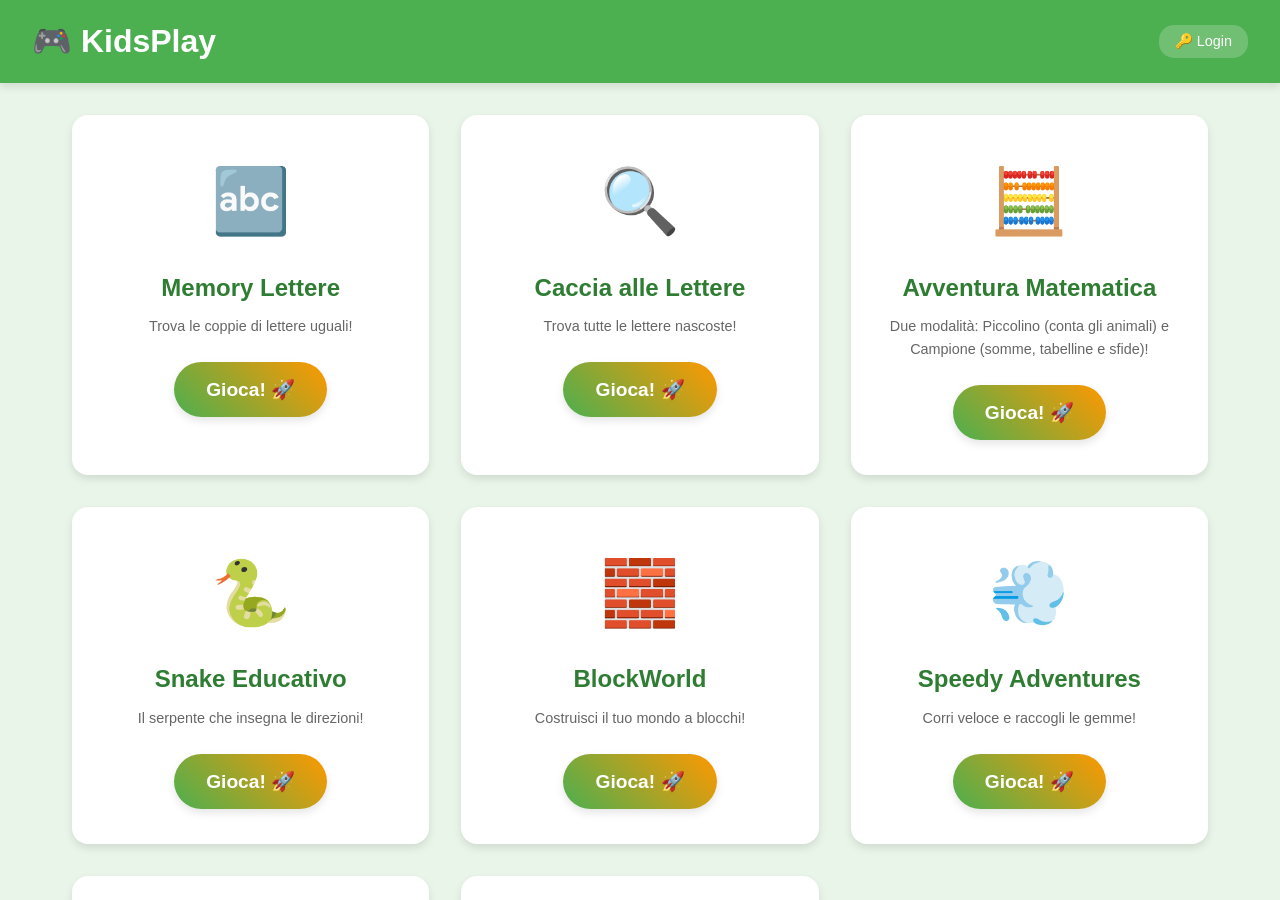
<file: index.html>
<!DOCTYPE html>
<html lang="it">
<head>
    <meta charset="UTF-8">
    <meta name="viewport" content="width=device-width, initial-scale=1.0">
    <meta http-equiv="refresh" content="0;url=src/frontend/index.html">
    <title>KidsPlay Web Arcade - Redirecting...</title>
    <style>
        body {
            font-family: 'Comic Sans MS', Arial, sans-serif;
            background: linear-gradient(135deg, #667eea 0%, #764ba2 100%);
            display: flex;
            justify-content: center;
            align-items: center;
            height: 100vh;
            margin: 0;
            color: white;
        }
        .loader {
            text-align: center;
        }
        .spinner {
            border: 5px solid rgba(255,255,255,0.3);
            border-top: 5px solid white;
            border-radius: 50%;
            width: 50px;
            height: 50px;
            animation: spin 1s linear infinite;
            margin: 0 auto 20px;
        }
        @keyframes spin {
            0% { transform: rotate(0deg); }
            100% { transform: rotate(360deg); }
        }
        h1 {
            font-size: 2.5rem;
            margin-bottom: 10px;
        }
        p {
            font-size: 1.2rem;
            opacity: 0.9;
        }
        a {
            color: #ffd700;
            text-decoration: none;
            font-weight: bold;
        }
        a:hover {
            text-decoration: underline;
        }
    </style>
</head>
<body>
    <div class="loader">
        <div class="spinner"></div>
        <h1>🎮 KidsPlay Web Arcade</h1>
        <p>Reindirizzamento in corso...</p>
        <p><small>Se non vieni reindirizzato automaticamente, <a href="src/frontend/index.html">clicca qui</a>.</small></p>
    </div>
    
    <script>
        // Fallback redirect via JavaScript se meta refresh non funziona
        setTimeout(function() {
            window.location.href = 'src/frontend/index.html';
        }, 500);
    </script>
</body>
</html>
</file>
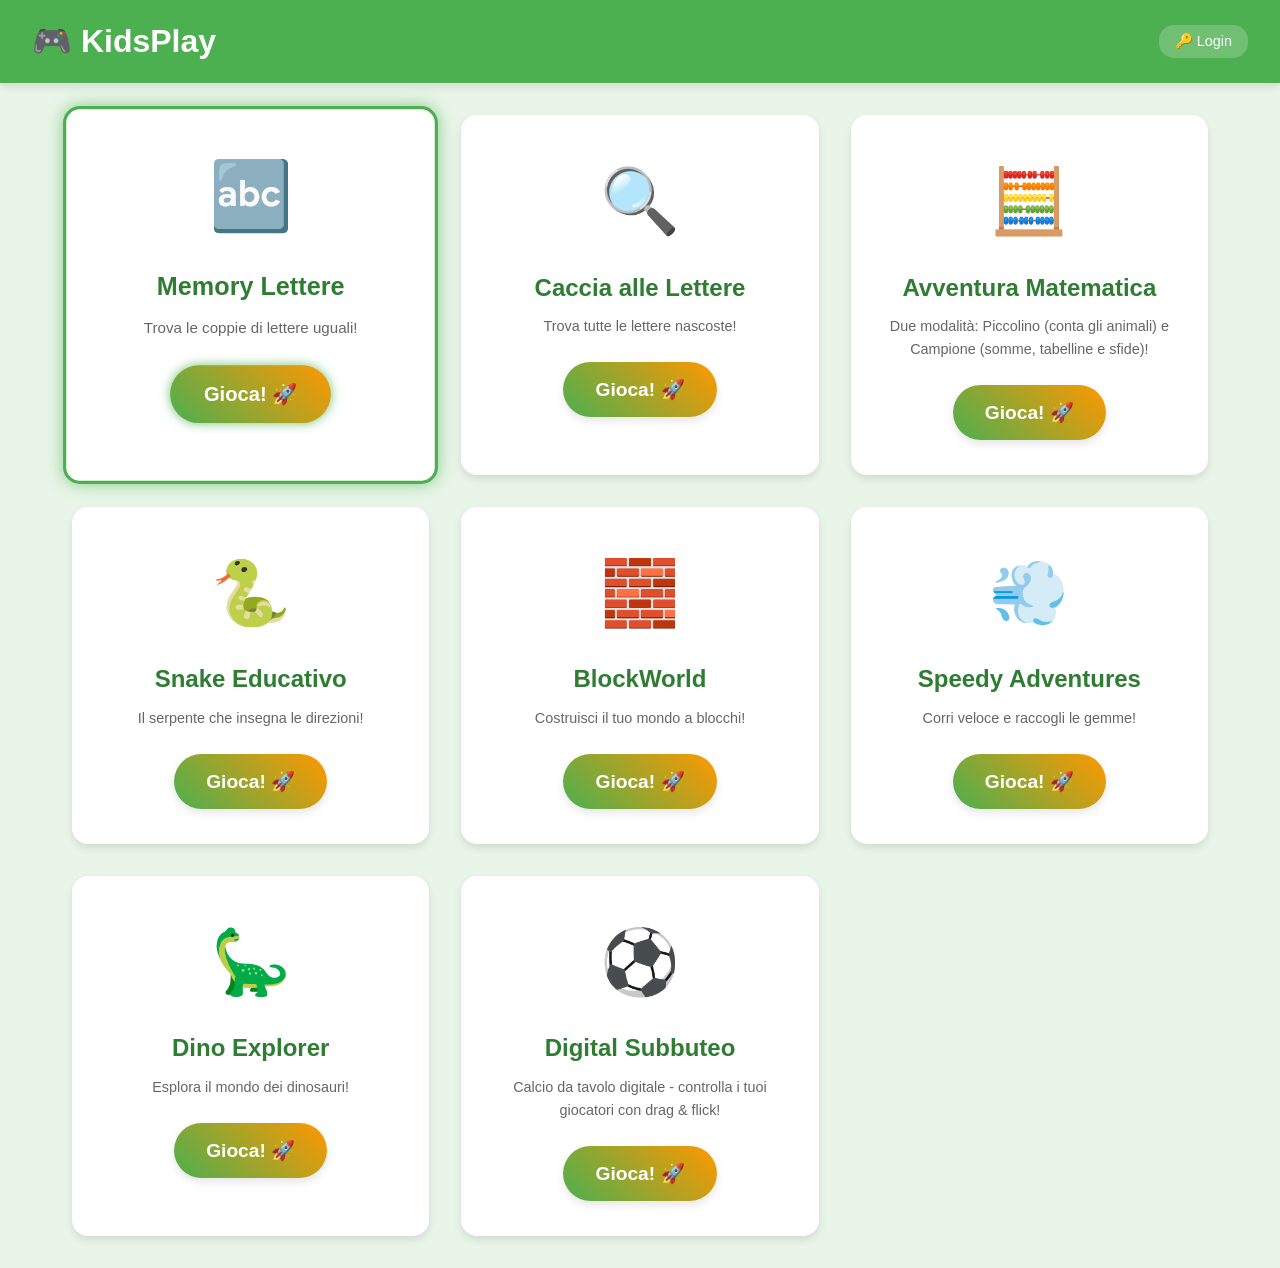
<file: src/frontend/index.html>
<!DOCTYPE html>
<html lang="it">
<head>
    <meta charset="UTF-8">
    <meta name="viewport" content="width=device-width, initial-scale=1.0">
    <meta http-equiv="Cache-Control" content="no-cache, no-store, must-revalidate">
    <meta http-equiv="Pragma" content="no-cache">
    <meta http-equiv="Expires" content="0">
    <title>KidsPlay - Giochi Educativi</title>
    <link rel="stylesheet" href="shared/common/styles/base.css?v=20250830e">
    <link rel="stylesheet" href="shared/common/styles/mobile.css?v=20250830e">
    <link rel="manifest" href="manifest.json?v=20250830e">
</head>
<body>
    <div id="app">
        <header class="app-header">
            <h1>🎮 KidsPlay</h1>
            <div class="user-section">
                <div class="user-info" style="display: none;">
                    👤 <span class="current-username">Ospite</span>
                    <button id="logoutBtn" onclick="typeof logoutUser === 'function' ? logoutUser() : void(0)" style="display: none;">🚪 Logout</button>
                </div>
                <button id="loginBtn" onclick="typeof loginUser === 'function' ? loginUser() : void(0)">🔑 Login</button>
            </div>
            <!-- Profile indicator rimosso - ora gestito dall'UserManager -->
        </header>
        
        <main id="game-catalog" class="catalog-grid">
            <!-- Games will be loaded dynamically -->
        </main>
        
        <!-- Gamepad indicator rimosso perché troppo invasivo -->
    </div>
    
    <script src="js/user-manager.js?v=20250830h"></script>
    <script src="shared/common/core/game-engine.js?v=20250830h"></script>
    <script src="shared/common/core/input-manager.js?v=20260710-touchfix"></script>
    <script src="shared/common/core/audio-manager.js?v=20250830h"></script>
    
    <script>
        // Enhanced gamepad management with Chrome compatibility
        let mainPageGamepad = {
            connected: false,
            index: -1,
            selectedGameIndex: 0,
            lastInputTime: 0,
            inputDelay: 200, // ms between inputs
            userInteracted: false // Chrome requires user interaction first
        };
        
        let gameCards = [];
        
        // Enable gamepad access on user interaction (Chrome requirement)
        function enableGamepadAccess() {
            if (!mainPageGamepad.userInteracted) {
                mainPageGamepad.userInteracted = true;
                console.log('🎮 User interaction detected - gamepad access enabled');
                checkGamepadSilently();
            }
        }
        
        // Add event listeners for user interaction
        document.addEventListener('click', enableGamepadAccess, { once: false });
        document.addEventListener('keydown', enableGamepadAccess, { once: false });
        document.addEventListener('touchstart', enableGamepadAccess, { once: false });
        
        // Show notification for Chrome users
        function showGamepadInstructions() {
            if (navigator.userAgent.includes('Chrome') && !mainPageGamepad.userInteracted) {
                const instruction = document.createElement('div');
                instruction.id = 'gamepad-instruction';
                instruction.style.cssText = `
                    position: fixed;
                    top: 10px;
                    left: 50%;
                    transform: translateX(-50%);
                    background: rgba(76, 175, 80, 0.9);
                    color: white;
                    padding: 10px 20px;
                    border-radius: 20px;
                    font-size: 14px;
                    z-index: 1000;
                    text-align: center;
                `;
                instruction.innerHTML = '🎮 Clicca ovunque per abilitare il gamepad';
                document.body.appendChild(instruction);
                
                // Remove after first interaction
                document.addEventListener('click', () => {
                    if (instruction.parentNode) {
                        instruction.remove();
                    }
                }, { once: true });
            }
        }
        
        // Silent gamepad detection with Chrome compatibility
        function checkGamepadSilently() {
            // Chrome requires user interaction before gamepad access
            if (!mainPageGamepad.userInteracted && navigator.userAgent.includes('Chrome')) {
                return;
            }
            
            const gamepads = navigator.getGamepads();
            let found = false;
            
            for (let i = 0; i < gamepads.length; i++) {
                if (gamepads[i] && gamepads[i].connected) {
                    found = true;
                    mainPageGamepad.connected = true;
                    mainPageGamepad.index = i;
                    break;
                }
            }
            
            if (!found) {
                mainPageGamepad.connected = false;
                mainPageGamepad.index = -1;
            }
        }
        
        // Gamepad navigation for main menu with Chrome compatibility
        function handleGamepadNavigation() {
            // Chrome compatibility check
            if (!mainPageGamepad.userInteracted && navigator.userAgent.includes('Chrome')) {
                return;
            }
            
            if (!mainPageGamepad.connected) return;
            
            const gamepad = navigator.getGamepads()[mainPageGamepad.index];
            if (!gamepad) return;
            
            const now = Date.now();
            if (now - mainPageGamepad.lastInputTime < mainPageGamepad.inputDelay) return;
            
            // Update game cards list
            gameCards = Array.from(document.querySelectorAll('.game-card'));
            if (gameCards.length === 0) return;
            
            // D-pad navigation
            let moved = false;
            
            // D-pad left or left analog stick
            if (gamepad.buttons[14]?.pressed || gamepad.axes[0] < -0.5) {
                console.log('🎮 Left input detected');
                mainPageGamepad.selectedGameIndex = Math.max(0, mainPageGamepad.selectedGameIndex - 1);
                moved = true;
            }
            // D-pad right or right analog stick
            else if (gamepad.buttons[15]?.pressed || gamepad.axes[0] > 0.5) {
                console.log('🎮 Right input detected');
                mainPageGamepad.selectedGameIndex = Math.min(gameCards.length - 1, mainPageGamepad.selectedGameIndex + 1);
                moved = true;
            }
            // D-pad up
            else if (gamepad.buttons[12]?.pressed || gamepad.axes[1] < -0.5) {
                console.log('🎮 Up input detected');
                // Move up by row (assuming 3-4 games per row)
                const gamesPerRow = Math.ceil(Math.sqrt(gameCards.length));
                mainPageGamepad.selectedGameIndex = Math.max(0, mainPageGamepad.selectedGameIndex - gamesPerRow);
                moved = true;
            }
            // D-pad down
            else if (gamepad.buttons[13]?.pressed || gamepad.axes[1] > 0.5) {
                console.log('🎮 Down input detected');
                // Move down by row
                const gamesPerRow = Math.ceil(Math.sqrt(gameCards.length));
                mainPageGamepad.selectedGameIndex = Math.min(gameCards.length - 1, mainPageGamepad.selectedGameIndex + gamesPerRow);
                moved = true;
            }
            
            if (moved) {
                console.log('🎮 Moving to game index:', mainPageGamepad.selectedGameIndex);
                updateGameSelection();
                mainPageGamepad.lastInputTime = now;
            }
            
            // A button or X button to launch game
            if (gamepad.buttons[0]?.pressed || gamepad.buttons[1]?.pressed) {
                console.log('🎮 Launch button pressed, game index:', mainPageGamepad.selectedGameIndex);
                if (gameCards[mainPageGamepad.selectedGameIndex]) {
                    // Click the play button inside the card, not the card itself
                    const playButton = gameCards[mainPageGamepad.selectedGameIndex].querySelector('.play-button');
                    if (playButton) {
                        console.log('🎮 Clicking play button for game');
                        playButton.click();
                    } else {
                        console.log('🎮 Play button not found, trying card click');
                        gameCards[mainPageGamepad.selectedGameIndex].click();
                    }
                    mainPageGamepad.lastInputTime = now;
                }
            }
        }
        
        // Update visual selection of games
        function updateGameSelection() {
            gameCards = Array.from(document.querySelectorAll('.game-card')); // Refresh list
            
            gameCards.forEach((card, index) => {
                const playButton = card.querySelector('.play-button');
                
                if (index === mainPageGamepad.selectedGameIndex) {
                    // Highlight the selected card
                    card.style.border = '3px solid #4CAF50';
                    card.style.boxShadow = '0 0 15px rgba(76, 175, 80, 0.6)';
                    card.style.transform = 'scale(1.05)';
                    card.style.transition = 'all 0.2s ease';
                    card.scrollIntoView({ behavior: 'smooth', block: 'center' });
                    
                    // Also highlight the play button
                    if (playButton) {
                        playButton.style.backgroundColor = '#4CAF50';
                        playButton.style.color = 'white';
                        playButton.style.boxShadow = '0 0 10px rgba(76, 175, 80, 0.8)';
                        playButton.style.animation = 'pulse 1s infinite';
                    }
                    
                    console.log('🎮 Selected game:', card.querySelector('h3')?.textContent);
                } else {
                    // Reset styles for non-selected cards
                    card.style.border = '';
                    card.style.boxShadow = '';
                    card.style.transform = '';
                    card.style.transition = '';
                    
                    // Reset play button styles
                    if (playButton) {
                        playButton.style.backgroundColor = '';
                        playButton.style.color = '';
                        playButton.style.boxShadow = '';
                        playButton.style.animation = '';
                    }
                }
            });
        }
        
        // Silent gamepad events with Chrome compatibility
        window.addEventListener('gamepadconnected', (e) => {
            console.log('🎮 Gamepad connected silently:', e.gamepad.id);
            enableGamepadAccess(); // Force enable on connection
            checkGamepadSilently();
        });
        
        window.addEventListener('gamepaddisconnected', (e) => {
            console.log('🎮 Gamepad disconnected silently:', e.gamepad.id);
            checkGamepadSilently();
        });
        
        // Check once on load, then start navigation loop
        setInterval(checkGamepadSilently, 2000); // Check connection every 2 seconds
        
        // Start gamepad navigation loop with higher frequency for better responsiveness
        let navigationInterval;
        function startGamepadNavigation() {
            if (navigationInterval) clearInterval(navigationInterval);
            navigationInterval = setInterval(() => {
                if (gameCards.length > 0) {
                    handleGamepadNavigation();
                }
            }, 100); // 10fps for smooth navigation
        }
        
        startGamepadNavigation();
        
        // Add manual gamepad test function for Chrome debugging
        window.testGamepad = function() {
            enableGamepadAccess();
            checkGamepadSilently();
            console.log('🎮 Manual gamepad test:', {
                userInteracted: mainPageGamepad.userInteracted,
                connected: mainPageGamepad.connected,
                gamepadAPI: !!navigator.getGamepads,
                gamepads: navigator.getGamepads(),
                gameCards: gameCards.length,
                browser: navigator.userAgent.includes('Chrome') ? 'Chrome' : 'Other'
            });
            
            // Force navigation initialization
            gameCards = Array.from(document.querySelectorAll('.game-card'));
            console.log('🔍 Found', gameCards.length, 'game cards');
            if (gameCards.length > 0) {
                updateGameSelection();
                console.log('🎮 Manual navigation initialization complete');
            }
        };
        
        // Add debug function to check game cards
        window.debugGameCards = function() {
            const cards = Array.from(document.querySelectorAll('.game-card'));
            console.log('🔍 Game cards debug:', {
                count: cards.length,
                catalog: document.getElementById('game-catalog'),
                catalogChildren: document.getElementById('game-catalog')?.children.length,
                allCards: cards.map(card => ({
                    title: card.querySelector('h3')?.textContent,
                    playButton: !!card.querySelector('.play-button')
                }))
            });
        };
        
        console.log('🎮 Debug functions available: testGamepad() and debugGameCards()');
        console.log('🎮 Gamepad system initialized. Use testGamepad() to debug in Chrome.');
        
        // Debug: Check if elements are present - OPTIMIZED
        document.addEventListener('DOMContentLoaded', () => {
            // Initialize gamepad silently
            checkGamepadSilently();
            
            // Initialize game selection AFTER games are loaded - SIMPLIFIED
            function initializeGameNavigation() {
                gameCards = Array.from(document.querySelectorAll('.game-card'));
                if (gameCards.length > 0) {
                    updateGameSelection();
                    return true;
                }
                return false;
            }
            
            // Simple retry mechanism - much more efficient
            function tryInitGameNavigation() {
                if (!initializeGameNavigation()) {
                    // Only retry 3 times with shorter intervals
                    setTimeout(() => {
                        if (!initializeGameNavigation()) {
                            setTimeout(() => {
                                initializeGameNavigation(); // Final attempt
                            }, 500);
                        }
                    }, 200);
                }
            }
            
            // Start simple initialization
            tryInitGameNavigation();
            
            // Force user manager initialization
            if (window.userManager) {
                window.userManager.updateUserDisplay();
            }
        });
        
        // Service Worker KILL SWITCH: registra sw.js (che si auto-elimina e
        // svuota le cache) per ripulire i dispositivi che avevano un vecchio
        // Service Worker con caching attivo (es. kidsplay-v2.2).
        if ('serviceWorker' in navigator) {
            window.addEventListener('load', () => {
                navigator.serviceWorker.register('/sw.js?v=killswitch')
                    .then((registration) => {
                        console.log('🧹 SW kill-switch registrato:', registration.scope);
                    })
                    .catch((registrationError) => {
                        console.log('❌ SW registration failed:', registrationError);
                    });
            });
        } else {
            console.log('Service Worker not supported');
        }
        
        // Global error handler per catturare errori di estensioni
        window.addEventListener('error', (error) => {
            if (error.message.includes('message channel closed')) {
                console.log('🔇 Errore di estensione ignorato:', error.message);
                return true; // Impedisce la propagazione
            }
        });
        
        window.addEventListener('unhandledrejection', (event) => {
            if (event.reason && event.reason.message && event.reason.message.includes('message channel closed')) {
                console.log('🔇 Promise rejection di estensione ignorata:', event.reason);
                event.preventDefault(); // Impedisce la propagazione
            }
        });
    </script>
</body>
</html>
</file>
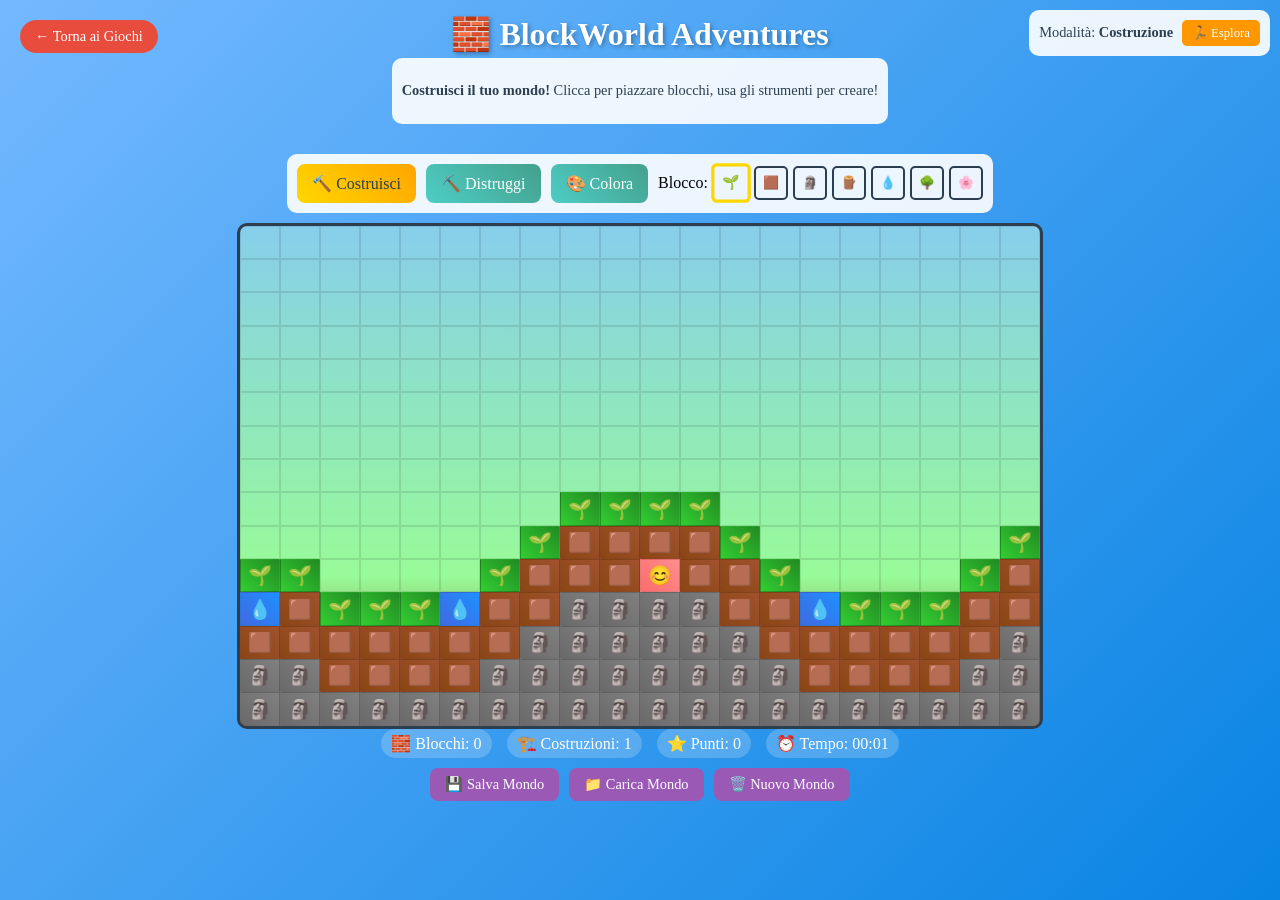
<file: games/adventure/blockworld/index.html>
<!DOCTYPE html>
<html lang="it">
<head>
    <meta charset="UTF-8">
    <meta name="viewport" content="width=device-width, initial-scale=1.0">
    <title>BlockWorld - KidsPlay</title>
    <style>
        body {
            margin: 0;
            padding: 0;
            background: linear-gradient(135deg, #74b9ff 0%, #0984e3 100%);
            font-family: 'Comic Sans MS', cursive;
            display: flex;
            flex-direction: column;
            align-items: center;
            min-height: 100vh;
            overflow: hidden;
        }
        
        .game-header {
            color: white;
            text-align: center;
            margin: 10px 0;
            z-index: 100;
        }
        
        .game-header h1 {
            font-size: 2rem;
            margin: 5px 0;
            text-shadow: 2px 2px 4px rgba(0,0,0,0.3);
        }
        
        .controls-info {
            background: rgba(255,255,255,0.9);
            padding: 10px;
            border-radius: 10px;
            margin-bottom: 10px;
            text-align: center;
            color: #2c3e50;
            font-size: 0.9rem;
        }
        
        .game-container {
            position: relative;
            width: 100%;
            max-width: 800px;
            height: 500px;
            border: 3px solid #2c3e50;
            border-radius: 10px;
            overflow: hidden;
            background: linear-gradient(to bottom, #87CEEB 0%, #98FB98 70%, #8B4513 100%);
        }
        
        .world-grid {
            position: absolute;
            top: 0;
            left: 0;
            width: 100%;
            height: 100%;
            display: grid;
            grid-template-columns: repeat(20, 1fr);
            grid-template-rows: repeat(15, 1fr);
        }
        
        .block {
            border: 1px solid rgba(0,0,0,0.1);
            display: flex;
            align-items: center;
            justify-content: center;
            font-size: 1.2rem;
            cursor: pointer;
            transition: all 0.2s ease;
            user-select: none;
        }
        
        .block:hover {
            transform: scale(1.1);
            z-index: 10;
            border: 2px solid #FFD700;
        }
        
        .block.grass {
            background: linear-gradient(45deg, #32CD32, #228B22);
        }
        
        .block.dirt {
            background: linear-gradient(45deg, #8B4513, #A0522D);
        }
        
        .block.stone {
            background: linear-gradient(45deg, #696969, #808080);
        }
        
        .block.wood {
            background: linear-gradient(45deg, #DEB887, #D2691E);
        }
        
        .block.water {
            background: linear-gradient(45deg, #4169E1, #1E90FF);
            animation: water-flow 2s ease-in-out infinite;
        }
        
        .block.air {
            background: transparent;
        }
        
        .block.player {
            background: linear-gradient(45deg, #FF6B6B, #FF8E8E);
            animation: player-bounce 1s ease-in-out infinite;
        }
        
        .block.tree {
            background: linear-gradient(45deg, #228B22, #32CD32);
        }
        
        .block.flower {
            background: linear-gradient(45deg, #FFB6C1, #FF69B4);
        }
        
        .toolbar {
            display: flex;
            gap: 10px;
            margin: 10px 0;
            padding: 10px;
            background: rgba(255,255,255,0.9);
            border-radius: 10px;
            align-items: center;
            flex-wrap: wrap;
            justify-content: center;
        }
        
        .tool-button {
            background: linear-gradient(45deg, #4ECDC4, #44A08D);
            color: white;
            border: none;
            padding: 10px 15px;
            border-radius: 8px;
            font-size: 1rem;
            cursor: pointer;
            transition: all 0.3s ease;
            font-family: inherit;
            display: flex;
            align-items: center;
            gap: 5px;
        }
        
        .tool-button:hover {
            transform: translateY(-2px);
            box-shadow: 0 4px 8px rgba(0,0,0,0.2);
        }
        
        .tool-button.active {
            background: linear-gradient(45deg, #FFD700, #FFA500);
            color: #2c3e50;
        }
        
        .block-selector {
            display: flex;
            gap: 5px;
            align-items: center;
        }
        
        .block-type {
            width: 30px;
            height: 30px;
            border: 2px solid #2c3e50;
            border-radius: 5px;
            cursor: pointer;
            display: flex;
            align-items: center;
            justify-content: center;
            font-size: 0.8rem;
            transition: all 0.3s ease;
        }
        
        .block-type.selected {
            border-color: #FFD700;
            border-width: 3px;
            transform: scale(1.1);
        }
        
        .game-stats {
            display: flex;
            gap: 15px;
            color: white;
            font-size: 1rem;
            align-items: center;
            flex-wrap: wrap;
            justify-content: center;
        }
        
        .stat-item {
            background: rgba(255,255,255,0.2);
            padding: 5px 10px;
            border-radius: 15px;
            backdrop-filter: blur(10px);
        }
        
        .back-button {
            position: absolute;
            top: 20px;
            left: 20px;
            background: #e74c3c;
            color: white;
            border: none;
            padding: 8px 15px;
            border-radius: 20px;
            font-size: 0.9rem;
            cursor: pointer;
            text-decoration: none;
            display: flex;
            align-items: center;
            gap: 5px;
            transition: all 0.3s ease;
            z-index: 1000;
        }
        
        .back-button:hover {
            background: #c0392b;
            transform: translateY(-2px);
        }
        
        .creation-mode {
            position: absolute;
            top: 10px;
            right: 10px;
            background: rgba(255,255,255,0.9);
            padding: 10px;
            border-radius: 10px;
            color: #2c3e50;
            font-size: 0.9rem;
        }
        
        .mode-button {
            background: #FF9800;
            color: white;
            border: none;
            padding: 5px 10px;
            border-radius: 5px;
            font-size: 0.8rem;
            cursor: pointer;
            margin-left: 5px;
            font-family: inherit;
        }
        
        .achievement {
            position: fixed;
            top: 50%;
            left: 50%;
            transform: translate(-50%, -50%);
            background: rgba(255,255,255,0.95);
            padding: 20px;
            border-radius: 15px;
            text-align: center;
            display: none;
            box-shadow: 0 10px 20px rgba(0,0,0,0.3);
            z-index: 1000;
            color: #2c3e50;
        }
        
        .save-load {
            display: flex;
            gap: 10px;
            margin-top: 10px;
        }
        
        .save-button, .load-button, .clear-button {
            background: #9b59b6;
            color: white;
            border: none;
            padding: 8px 15px;
            border-radius: 8px;
            font-size: 0.9rem;
            cursor: pointer;
            font-family: inherit;
            transition: all 0.3s ease;
        }
        
        .save-button:hover, .load-button:hover, .clear-button:hover {
            background: #8e44ad;
            transform: translateY(-1px);
        }
        
        @keyframes water-flow {
            0%, 100% { filter: hue-rotate(0deg); }
            50% { filter: hue-rotate(10deg); }
        }
        
        @keyframes player-bounce {
            0%, 100% { transform: scale(1); }
            50% { transform: scale(1.1); }
        }
        
        @keyframes block-place {
            0% { transform: scale(0); }
            50% { transform: scale(1.2); }
            100% { transform: scale(1); }
        }
        
        .block.placing {
            animation: block-place 0.3s ease;
        }
        
        @media (max-width: 768px) {
            .game-container {
                height: 400px;
            }
            
            .world-grid {
                grid-template-columns: repeat(16, 1fr);
                grid-template-rows: repeat(12, 1fr);
            }
            
            .block {
                font-size: 1rem;
            }
            
            .toolbar {
                padding: 5px;
                gap: 5px;
            }
            
            .tool-button {
                padding: 8px 12px;
                font-size: 0.9rem;
            }
            
            .game-header h1 {
                font-size: 1.5rem;
            }
        }
    </style>
</head>
<body>
    <a href="../../../index.html" class="back-button">
        ← Torna ai Giochi
    </a>
    
    <div class="game-header">
        <h1>🧱 BlockWorld Adventures</h1>
        <div class="controls-info">
            <p><strong>Costruisci il tuo mondo!</strong> Clicca per piazzare blocchi, usa gli strumenti per creare!</p>
        </div>
    </div>
    
    <div class="creation-mode">
        <span>Modalità: <strong id="currentMode">Costruzione</strong></span>
        <button class="mode-button" onclick="toggleMode()" id="modeToggle">🏃 Esplora</button>
    </div>
    
    <div class="toolbar">
        <div class="tool-button active" onclick="selectTool('build')" id="buildTool">
            🔨 Costruisci
        </div>
        <div class="tool-button" onclick="selectTool('destroy')" id="destroyTool">
            ⛏️ Distruggi
        </div>
        <div class="tool-button" onclick="selectTool('paint')" id="paintTool">
            🎨 Colora
        </div>
        
        <div class="block-selector">
            <span>Blocco:</span>
            <div class="block-type selected" data-type="grass" onclick="selectBlock('grass')" title="Erba">🌱</div>
            <div class="block-type" data-type="dirt" onclick="selectBlock('dirt')" title="Terra">🟫</div>
            <div class="block-type" data-type="stone" onclick="selectBlock('stone')" title="Pietra">🗿</div>
            <div class="block-type" data-type="wood" onclick="selectBlock('wood')" title="Legno">🪵</div>
            <div class="block-type" data-type="water" onclick="selectBlock('water')" title="Acqua">💧</div>
            <div class="block-type" data-type="tree" onclick="selectBlock('tree')" title="Albero">🌳</div>
            <div class="block-type" data-type="flower" onclick="selectBlock('flower')" title="Fiore">🌸</div>
        </div>
    </div>
    
    <div class="game-container">
        <div class="world-grid" id="worldGrid">
            <!-- Grid will be generated by JavaScript -->
        </div>
    </div>
    
    <div class="game-stats">
        <div class="stat-item">
            🧱 Blocchi: <span id="blocksPlaced">0</span>
        </div>
        <div class="stat-item">
            🏗️ Costruzioni: <span id="structures">0</span>
        </div>
        <div class="stat-item">
            ⭐ Punti: <span id="score">0</span>
        </div>
        <div class="stat-item">
            ⏰ Tempo: <span id="playTime">00:00</span>
        </div>
    </div>
    
    <div class="save-load">
        <button class="save-button" onclick="saveWorld()">💾 Salva Mondo</button>
        <button class="load-button" onclick="loadWorld()">📁 Carica Mondo</button>
        <button class="clear-button" onclick="clearWorld()">🗑️ Nuovo Mondo</button>
    </div>
    
    <div class="achievement" id="achievementDialog">
        <h3 id="achievementTitle">🏆 Obiettivo Raggiunto!</h3>
        <p id="achievementText">Hai sbloccato un nuovo traguardo!</p>
        <button class="tool-button" onclick="closeAchievement()">Fantastico! 🎉</button>
    </div>

    <script>
        class BlockWorldGame {
            constructor() {
                this.gridWidth = window.innerWidth <= 768 ? 16 : 20;
                this.gridHeight = window.innerWidth <= 768 ? 12 : 15;
                this.world = [];
                this.currentTool = 'build';
                this.selectedBlock = 'grass';
                this.mode = 'build'; // 'build' or 'explore'
                this.playerPosition = { x: 10, y: 10 };
                this.blocksPlaced = 0;
                this.structures = 0;
                this.score = 0;
                this.startTime = Date.now();
                this.achievements = [];
                
                this.blockTypes = {
                    air: { emoji: '', solid: false, color: 'transparent' },
                    grass: { emoji: '🌱', solid: true, color: '#32CD32' },
                    dirt: { emoji: '🟫', solid: true, color: '#8B4513' },
                    stone: { emoji: '🗿', solid: true, color: '#696969' },
                    wood: { emoji: '🪵', solid: true, color: '#DEB887' },
                    water: { emoji: '💧', solid: false, color: '#4169E1' },
                    tree: { emoji: '🌳', solid: true, color: '#228B22' },
                    flower: { emoji: '🌸', solid: true, color: '#FFB6C1' },
                    player: { emoji: '😊', solid: false, color: '#FF6B6B' }
                };
                
                this.init();
            }
            
            init() {
                this.initializeWorld();
                this.generateTerrain();
                this.renderWorld();
                this.startTimer();
                this.updateStats();
                this.loadSavedWorld();
            }
            
            initializeWorld() {
                this.world = [];
                for (let y = 0; y < this.gridHeight; y++) {
                    this.world[y] = [];
                    for (let x = 0; x < this.gridWidth; x++) {
                        this.world[y][x] = 'air';
                    }
                }
            }
            
            generateTerrain() {
                // Generate ground level
                const groundLevel = Math.floor(this.gridHeight * 0.7);
                
                for (let x = 0; x < this.gridWidth; x++) {
                    // Create varying ground height
                    const height = groundLevel + Math.floor(Math.sin(x * 0.5) * 2);
                    
                    for (let y = height; y < this.gridHeight; y++) {
                        if (y === height) {
                            this.world[y][x] = 'grass';
                        } else if (y < height + 3) {
                            this.world[y][x] = 'dirt';
                        } else {
                            this.world[y][x] = 'stone';
                        }
                    }
                    
                    // Add some trees
                    if (Math.random() < 0.1 && height > 0) {
                        this.world[height - 1][x] = 'tree';
                    }
                    
                    // Add some flowers
                    if (Math.random() < 0.05 && height > 0) {
                        this.world[height - 1][x] = 'flower';
                    }
                }
                
                // Add some water patches
                for (let i = 0; i < 3; i++) {
                    const waterX = Math.floor(Math.random() * this.gridWidth);
                    const waterY = groundLevel + 1;
                    if (waterY < this.gridHeight) {
                        this.world[waterY][waterX] = 'water';
                    }
                }
                
                // Place player
                this.world[this.playerPosition.y][this.playerPosition.x] = 'player';
            }
            
            renderWorld() {
                const grid = document.getElementById('worldGrid');
                grid.innerHTML = '';
                grid.style.gridTemplateColumns = `repeat(${this.gridWidth}, 1fr)`;
                grid.style.gridTemplateRows = `repeat(${this.gridHeight}, 1fr)`;
                
                for (let y = 0; y < this.gridHeight; y++) {
                    for (let x = 0; x < this.gridWidth; x++) {
                        const block = document.createElement('div');
                        block.className = `block ${this.world[y][x]}`;
                        block.dataset.x = x;
                        block.dataset.y = y;
                        block.textContent = this.blockTypes[this.world[y][x]].emoji;
                        
                        block.addEventListener('click', () => this.handleBlockClick(x, y));
                        grid.appendChild(block);
                    }
                }
            }
            
            handleBlockClick(x, y) {
                if (this.mode === 'explore') {
                    this.movePlayer(x, y);
                    return;
                }
                
                switch (this.currentTool) {
                    case 'build':
                        this.placeBlock(x, y);
                        break;
                    case 'destroy':
                        this.destroyBlock(x, y);
                        break;
                    case 'paint':
                        this.paintBlock(x, y);
                        break;
                }
                
                this.renderWorld();
                this.updateStats();
                this.checkAchievements();
                this.playSound('place');
            }
            
            placeBlock(x, y) {
                if (this.world[y][x] === 'air' || this.world[y][x] === 'player') {
                    if (this.world[y][x] === 'player') {
                        // Move player if placing block on player
                        this.findNewPlayerPosition();
                    }
                    
                    this.world[y][x] = this.selectedBlock;
                    this.blocksPlaced++;
                    this.score += 10;
                    
                    // Add placing animation
                    setTimeout(() => {
                        const blockElement = document.querySelector(`[data-x="${x}"][data-y="${y}"]`);
                        if (blockElement) {
                            blockElement.classList.add('placing');
                        }
                    }, 50);
                }
            }
            
            destroyBlock(x, y) {
                if (this.world[y][x] !== 'air' && this.world[y][x] !== 'player') {
                    this.world[y][x] = 'air';
                    this.score += 5;
                }
            }
            
            paintBlock(x, y) {
                if (this.world[y][x] !== 'air' && this.world[y][x] !== 'player') {
                    this.world[y][x] = this.selectedBlock;
                    this.score += 3;
                }
            }
            
            movePlayer(x, y) {
                // Remove player from current position
                this.world[this.playerPosition.y][this.playerPosition.x] = 'air';
                
                // Check if target position is accessible
                if (this.world[y][x] === 'air' || !this.blockTypes[this.world[y][x]].solid) {
                    this.playerPosition = { x, y };
                    this.world[y][x] = 'player';
                } else {
                    // Find nearest accessible position
                    this.findNewPlayerPosition();
                }
                
                this.renderWorld();
            }
            
            findNewPlayerPosition() {
                // Find a nearby air block for player
                for (let radius = 1; radius < 5; radius++) {
                    for (let dx = -radius; dx <= radius; dx++) {
                        for (let dy = -radius; dy <= radius; dy++) {
                            const newX = this.playerPosition.x + dx;
                            const newY = this.playerPosition.y + dy;
                            
                            if (newX >= 0 && newX < this.gridWidth && 
                                newY >= 0 && newY < this.gridHeight &&
                                this.world[newY][newX] === 'air') {
                                this.playerPosition = { x: newX, y: newY };
                                this.world[newY][newX] = 'player';
                                return;
                            }
                        }
                    }
                }
            }
            
            selectTool(tool) {
                this.currentTool = tool;
                
                // Update tool buttons
                document.querySelectorAll('.tool-button').forEach(btn => {
                    btn.classList.remove('active');
                });
                document.getElementById(tool + 'Tool').classList.add('active');
            }
            
            selectBlock(blockType) {
                this.selectedBlock = blockType;
                
                // Update block selector
                document.querySelectorAll('.block-type').forEach(block => {
                    block.classList.remove('selected');
                });
                document.querySelector(`[data-type="${blockType}"]`).classList.add('selected');
            }
            
            toggleMode() {
                this.mode = this.mode === 'build' ? 'explore' : 'build';
                
                const modeText = document.getElementById('currentMode');
                const modeButton = document.getElementById('modeToggle');
                
                if (this.mode === 'build') {
                    modeText.textContent = 'Costruzione';
                    modeButton.textContent = '🏃 Esplora';
                } else {
                    modeText.textContent = 'Esplorazione';
                    modeButton.textContent = '🔨 Costruisci';
                }
            }
            
            updateStats() {
                document.getElementById('blocksPlaced').textContent = this.blocksPlaced;
                document.getElementById('structures').textContent = this.structures;
                document.getElementById('score').textContent = this.score;
                
                // Count structures (connected blocks)
                this.structures = this.countStructures();
                document.getElementById('structures').textContent = this.structures;
            }
            
            countStructures() {
                const visited = new Set();
                let structureCount = 0;
                
                for (let y = 0; y < this.gridHeight; y++) {
                    for (let x = 0; x < this.gridWidth; x++) {
                        const key = `${x},${y}`;
                        if (!visited.has(key) && this.blockTypes[this.world[y][x]].solid) {
                            const size = this.floodFill(x, y, visited);
                            if (size > 2) { // Only count as structure if 3+ blocks
                                structureCount++;
                            }
                        }
                    }
                }
                
                return structureCount;
            }
            
            floodFill(startX, startY, visited) {
                const stack = [{ x: startX, y: startY }];
                let size = 0;
                
                while (stack.length > 0) {
                    const { x, y } = stack.pop();
                    const key = `${x},${y}`;
                    
                    if (visited.has(key) || x < 0 || x >= this.gridWidth || 
                        y < 0 || y >= this.gridHeight || 
                        !this.blockTypes[this.world[y][x]].solid) {
                        continue;
                    }
                    
                    visited.add(key);
                    size++;
                    
                    // Add neighbors
                    stack.push({ x: x + 1, y });
                    stack.push({ x: x - 1, y });
                    stack.push({ x, y: y + 1 });
                    stack.push({ x, y: y - 1 });
                }
                
                return size;
            }
            
            checkAchievements() {
                if (this.blocksPlaced >= 10 && !this.achievements.includes('builder')) {
                    this.unlockAchievement('builder', 'Primo Costruttore!', 'Hai piazzato 10 blocchi!');
                }
                
                if (this.blocksPlaced >= 50 && !this.achievements.includes('architect')) {
                    this.unlockAchievement('architect', 'Architetto Esperto!', 'Hai piazzato 50 blocchi!');
                }
                
                if (this.structures >= 3 && !this.achievements.includes('city_planner')) {
                    this.unlockAchievement('city_planner', 'Pianificatore Urbano!', 'Hai costruito 3 strutture!');
                }
                
                if (this.score >= 500 && !this.achievements.includes('master_builder')) {
                    this.unlockAchievement('master_builder', 'Maestro Costruttore!', 'Hai raggiunto 500 punti!');
                }
            }
            
            unlockAchievement(id, title, description) {
                this.achievements.push(id);
                document.getElementById('achievementTitle').textContent = title;
                document.getElementById('achievementText').textContent = description;
                document.getElementById('achievementDialog').style.display = 'block';
                this.playSound('achievement');
            }
            
            saveWorld() {
                const worldData = {
                    world: this.world,
                    playerPosition: this.playerPosition,
                    blocksPlaced: this.blocksPlaced,
                    structures: this.structures,
                    score: this.score,
                    achievements: this.achievements
                };
                
                localStorage.setItem('blockworld_save', JSON.stringify(worldData));
                this.showNotification('Mondo salvato! 💾');
            }
            
            loadWorld() {
                const savedData = localStorage.getItem('blockworld_save');
                if (savedData) {
                    const worldData = JSON.parse(savedData);
                    this.world = worldData.world;
                    this.playerPosition = worldData.playerPosition;
                    this.blocksPlaced = worldData.blocksPlaced || 0;
                    this.structures = worldData.structures || 0;
                    this.score = worldData.score || 0;
                    this.achievements = worldData.achievements || [];
                    
                    this.renderWorld();
                    this.updateStats();
                    this.showNotification('Mondo caricato! 📁');
                } else {
                    this.showNotification('Nessun mondo salvato trovato! ❌');
                }
            }
            
            loadSavedWorld() {
                // Auto-load if exists
                const savedData = localStorage.getItem('blockworld_save');
                if (savedData) {
                    // Don't auto-load, let user choose
                }
            }
            
            clearWorld() {
                if (confirm('Sei sicuro di voler cancellare tutto e creare un nuovo mondo?')) {
                    this.blocksPlaced = 0;
                    this.structures = 0;
                    this.score = 0;
                    this.achievements = [];
                    this.playerPosition = { x: 10, y: 10 };
                    this.initializeWorld();
                    this.generateTerrain();
                    this.renderWorld();
                    this.updateStats();
                    this.showNotification('Nuovo mondo creato! 🌍');
                }
            }
            
            showNotification(message) {
                // Simple notification system
                const notification = document.createElement('div');
                notification.style.cssText = `
                    position: fixed;
                    top: 20px;
                    right: 20px;
                    background: rgba(0,0,0,0.8);
                    color: white;
                    padding: 10px 20px;
                    border-radius: 5px;
                    z-index: 1000;
                    font-family: inherit;
                `;
                notification.textContent = message;
                document.body.appendChild(notification);
                
                setTimeout(() => notification.remove(), 3000);
            }
            
            startTimer() {
                setInterval(() => {
                    const elapsed = Math.floor((Date.now() - this.startTime) / 1000);
                    const minutes = Math.floor(elapsed / 60);
                    const seconds = elapsed % 60;
                    document.getElementById('playTime').textContent = 
                        `${minutes.toString().padStart(2, '0')}:${seconds.toString().padStart(2, '0')}`;
                }, 1000);
            }
            
            playSound(type) {
                try {
                    const audioContext = new (window.AudioContext || window.webkitAudioContext)();
                    
                    switch (type) {
                        case 'place':
                            this.playTone(audioContext, 400, 0.2);
                            break;
                        case 'achievement':
                            const notes = [523, 659, 784, 1047];
                            notes.forEach((note, i) => {
                                setTimeout(() => this.playTone(audioContext, note, 0.3), i * 150);
                            });
                            break;
                    }
                } catch (e) {
                    // Ignore audio errors
                }
            }
            
            playTone(audioContext, frequency, duration) {
                const oscillator = audioContext.createOscillator();
                const gainNode = audioContext.createGain();
                
                oscillator.connect(gainNode);
                gainNode.connect(audioContext.destination);
                
                oscillator.frequency.value = frequency;
                oscillator.type = 'square';
                
                gainNode.gain.setValueAtTime(0.1, audioContext.currentTime);
                gainNode.gain.exponentialRampToValueAtTime(0.01, audioContext.currentTime + duration);
                
                oscillator.start(audioContext.currentTime);
                oscillator.stop(audioContext.currentTime + duration);
            }
        }
        
        // Initialize game
        let game = new BlockWorldGame();
        
        function selectTool(tool) {
            game.selectTool(tool);
        }
        
        function selectBlock(blockType) {
            game.selectBlock(blockType);
        }
        
        function toggleMode() {
            game.toggleMode();
        }
        
        function saveWorld() {
            game.saveWorld();
        }
        
        function loadWorld() {
            game.loadWorld();
        }
        
        function clearWorld() {
            game.clearWorld();
        }
        
        function closeAchievement() {
            document.getElementById('achievementDialog').style.display = 'none';
        }
        
        // Keyboard controls
        document.addEventListener('keydown', (e) => {
            switch (e.key) {
                case '1': selectTool('build'); break;
                case '2': selectTool('destroy'); break;
                case '3': selectTool('paint'); break;
                case 'm': case 'M': toggleMode(); break;
                case 's': case 'S': if (e.ctrlKey) { e.preventDefault(); saveWorld(); } break;
                case 'l': case 'L': if (e.ctrlKey) { e.preventDefault(); loadWorld(); } break;
            }
        });
    </script>
</body>
</html>
</file>
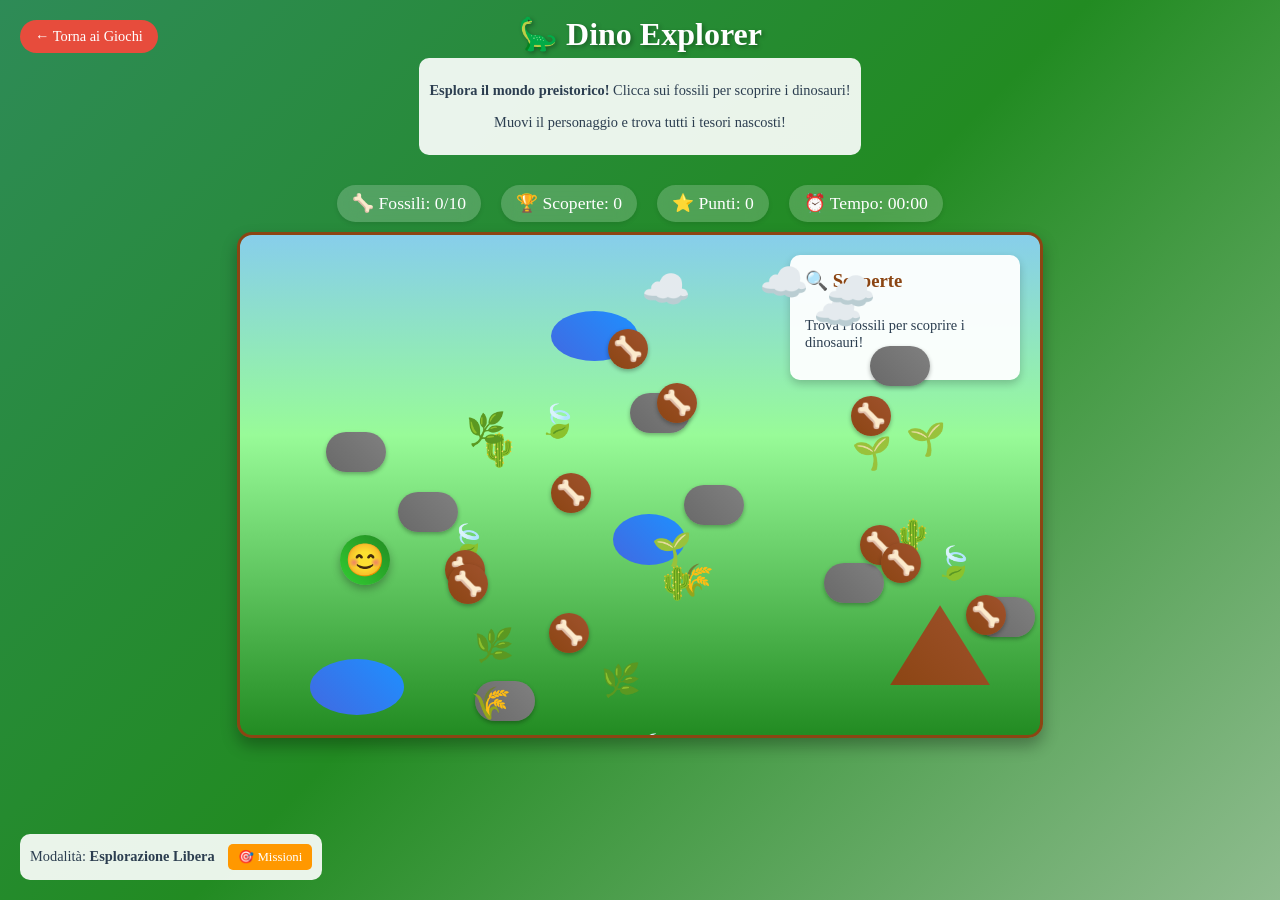
<file: games/adventure/dino-explorer/index.html>
<!DOCTYPE html>
<html lang="it">
<head>
    <meta charset="UTF-8">
    <meta name="viewport" content="width=device-width, initial-scale=1.0">
    <title>Dino Explorer - KidsPlay</title>
    <style>
        body {
            margin: 0;
            padding: 0;
            background: linear-gradient(135deg, #2E8B57 0%, #228B22 50%, #8FBC8F 100%);
            font-family: 'Comic Sans MS', cursive;
            display: flex;
            flex-direction: column;
            align-items: center;
            min-height: 100vh;
            overflow-x: hidden;
        }
        
        .game-header {
            color: white;
            text-align: center;
            margin: 10px 0;
            z-index: 100;
        }
        
        .game-header h1 {
            font-size: 2rem;
            margin: 5px 0;
            text-shadow: 2px 2px 4px rgba(0,0,0,0.3);
        }
        
        .controls-info {
            background: rgba(255,255,255,0.9);
            padding: 10px;
            border-radius: 10px;
            margin-bottom: 10px;
            text-align: center;
            color: #2c3e50;
            font-size: 0.9rem;
        }
        
        .game-world {
            width: 100%;
            max-width: 800px;
            height: 500px;
            background: linear-gradient(to bottom, #87CEEB 0%, #98FB98 40%, #228B22 100%);
            border: 3px solid #8B4513;
            border-radius: 15px;
            position: relative;
            overflow: hidden;
            box-shadow: 0 8px 16px rgba(0,0,0,0.3);
        }
        
        .dino-character {
            position: absolute;
            width: 50px;
            height: 50px;
            background: linear-gradient(45deg, #32CD32, #228B22);
            border-radius: 50%;
            display: flex;
            align-items: center;
            justify-content: center;
            font-size: 2rem;
            transition: all 0.3s ease;
            z-index: 10;
            box-shadow: 0 4px 8px rgba(0,0,0,0.3);
            cursor: pointer;
        }
        
        .dino-character:hover {
            transform: scale(1.1);
            box-shadow: 0 6px 12px rgba(0,0,0,0.4);
        }
        
        .dino-character.walking {
            animation: walk 0.5s ease infinite;
        }
        
        .fossil {
            position: absolute;
            width: 40px;
            height: 40px;
            background: linear-gradient(45deg, #8B4513, #A0522D);
            border-radius: 50%;
            display: flex;
            align-items: center;
            justify-content: center;
            font-size: 1.5rem;
            cursor: pointer;
            transition: all 0.3s ease;
            z-index: 5;
            box-shadow: 0 2px 4px rgba(0,0,0,0.3);
            animation: fossil-glow 3s ease-in-out infinite;
        }
        
        .fossil:hover {
            transform: scale(1.2);
            animation: fossil-excited 0.5s ease infinite;
        }
        
        .fossil.found {
            animation: fossil-collect 0.6s ease forwards;
        }
        
        .plant {
            position: absolute;
            font-size: 2rem;
            z-index: 3;
            animation: sway 4s ease-in-out infinite;
        }
        
        .rock {
            position: absolute;
            width: 60px;
            height: 40px;
            background: linear-gradient(45deg, #696969, #808080);
            border-radius: 20px;
            z-index: 2;
            box-shadow: 0 2px 4px rgba(0,0,0,0.3);
        }
        
        .volcano {
            position: absolute;
            width: 100px;
            height: 80px;
            background: linear-gradient(45deg, #8B4513, #A0522D);
            clip-path: polygon(50% 0%, 0% 100%, 100% 100%);
            z-index: 2;
            animation: volcano-smoke 6s ease-in-out infinite;
        }
        
        .water {
            position: absolute;
            background: linear-gradient(45deg, #4169E1, #1E90FF);
            border-radius: 50%;
            z-index: 1;
            animation: water-ripple 4s ease-in-out infinite;
        }
        
        .cloud {
            position: absolute;
            font-size: 2.5rem;
            color: white;
            z-index: 1;
            animation: cloud-drift 8s linear infinite;
        }
        
        .discovery-panel {
            position: absolute;
            top: 20px;
            right: 20px;
            background: rgba(255,255,255,0.95);
            padding: 15px;
            border-radius: 10px;
            width: 200px;
            box-shadow: 0 4px 8px rgba(0,0,0,0.2);
            color: #2c3e50;
        }
        
        .discovery-panel h3 {
            margin: 0 0 10px 0;
            color: #8B4513;
        }
        
        .discovery-list {
            max-height: 150px;
            overflow-y: auto;
            font-size: 0.9rem;
        }
        
        .discovery-item {
            margin: 5px 0;
            padding: 5px;
            background: rgba(139, 69, 19, 0.1);
            border-radius: 5px;
            border-left: 3px solid #8B4513;
        }
        
        .fact-popup {
            position: fixed;
            top: 50%;
            left: 50%;
            transform: translate(-50%, -50%);
            background: rgba(255,255,255,0.98);
            padding: 2rem;
            border-radius: 20px;
            text-align: center;
            display: none;
            box-shadow: 0 10px 20px rgba(0,0,0,0.3);
            z-index: 1000;
            color: #2c3e50;
            max-width: 500px;
            border: 3px solid #8B4513;
        }
        
        .fact-popup h3 {
            color: #8B4513;
            margin-bottom: 15px;
        }
        
        .fact-popup img {
            width: 80px;
            height: 80px;
            margin: 10px 0;
            border-radius: 50%;
            background: linear-gradient(45deg, #32CD32, #228B22);
            display: flex;
            align-items: center;
            justify-content: center;
            font-size: 3rem;
            margin: 0 auto 15px auto;
        }
        
        .game-stats {
            display: flex;
            gap: 20px;
            margin: 10px 0;
            color: white;
            font-size: 1.1rem;
            align-items: center;
            flex-wrap: wrap;
            justify-content: center;
        }
        
        .stat-item {
            background: rgba(255,255,255,0.2);
            padding: 8px 15px;
            border-radius: 20px;
            backdrop-filter: blur(10px);
            box-shadow: 0 2px 4px rgba(0,0,0,0.1);
        }
        
        .back-button {
            position: absolute;
            top: 20px;
            left: 20px;
            background: #e74c3c;
            color: white;
            border: none;
            padding: 8px 15px;
            border-radius: 20px;
            font-size: 0.9rem;
            cursor: pointer;
            text-decoration: none;
            display: flex;
            align-items: center;
            gap: 5px;
            transition: all 0.3s ease;
            z-index: 1000;
        }
        
        .back-button:hover {
            background: #c0392b;
            transform: translateY(-2px);
        }
        
        .close-popup {
            background: #4CAF50;
            color: white;
            border: none;
            padding: 10px 20px;
            border-radius: 15px;
            font-size: 1rem;
            cursor: pointer;
            margin-top: 15px;
            font-family: inherit;
            transition: all 0.3s ease;
        }
        
        .close-popup:hover {
            background: #45a049;
            transform: translateY(-1px);
        }
        
        .achievement {
            position: fixed;
            top: 100px;
            right: 20px;
            background: linear-gradient(45deg, #FFD700, #FFA500);
            color: #2c3e50;
            padding: 15px;
            border-radius: 10px;
            display: none;
            box-shadow: 0 4px 8px rgba(0,0,0,0.3);
            z-index: 999;
            animation: achievement-slide 0.5s ease;
            max-width: 250px;
        }
        
        .achievement h4 {
            margin: 0 0 5px 0;
        }
        
        .exploration-mode {
            position: absolute;
            bottom: 20px;
            left: 20px;
            background: rgba(255,255,255,0.9);
            padding: 10px;
            border-radius: 10px;
            color: #2c3e50;
            font-size: 0.9rem;
        }
        
        .mode-button {
            background: #FF9800;
            color: white;
            border: none;
            padding: 5px 10px;
            border-radius: 5px;
            font-size: 0.8rem;
            cursor: pointer;
            margin-left: 10px;
            font-family: inherit;
        }
        
        @keyframes walk {
            0%, 100% { transform: translateY(0); }
            50% { transform: translateY(-5px); }
        }
        
        @keyframes fossil-glow {
            0%, 100% { box-shadow: 0 0 10px rgba(139, 69, 19, 0.5); }
            50% { box-shadow: 0 0 20px rgba(139, 69, 19, 0.8); }
        }
        
        @keyframes fossil-excited {
            0%, 100% { transform: scale(1.2); }
            50% { transform: scale(1.4); }
        }
        
        @keyframes fossil-collect {
            0% { transform: scale(1); opacity: 1; }
            50% { transform: scale(1.5); opacity: 0.8; }
            100% { transform: scale(0); opacity: 0; }
        }
        
        @keyframes sway {
            0%, 100% { transform: rotate(-2deg); }
            50% { transform: rotate(2deg); }
        }
        
        @keyframes volcano-smoke {
            0%, 100% { box-shadow: 0 -10px 20px rgba(105, 105, 105, 0.3); }
            50% { box-shadow: 0 -20px 30px rgba(105, 105, 105, 0.6); }
        }
        
        @keyframes water-ripple {
            0%, 100% { transform: scale(1); opacity: 0.8; }
            50% { transform: scale(1.1); opacity: 0.6; }
        }
        
        @keyframes cloud-drift {
            0% { transform: translateX(-50px); }
            100% { transform: translateX(calc(100vw + 50px)); }
        }
        
        @keyframes achievement-slide {
            0% { transform: translateX(100%); opacity: 0; }
            100% { transform: translateX(0); opacity: 1; }
        }
        
        @media (max-width: 768px) {
            .game-world {
                height: 400px;
                margin: 0 10px;
            }
            
            .discovery-panel {
                position: relative;
                width: 90%;
                margin: 10px auto 0;
                top: 0;
                right: 0;
            }
            
            .dino-character {
                width: 40px;
                height: 40px;
                font-size: 1.5rem;
            }
            
            .fossil {
                width: 30px;
                height: 30px;
                font-size: 1.2rem;
            }
            
            .fact-popup {
                margin: 20px;
                padding: 1.5rem;
                max-width: 90%;
            }
            
            .game-header h1 {
                font-size: 1.5rem;
            }
        }
    </style>
</head>
<body>
    <a href="../../../index.html" class="back-button">
        ← Torna ai Giochi
    </a>
    
    <div class="game-header">
        <h1>🦕 Dino Explorer</h1>
        <div class="controls-info">
            <p><strong>Esplora il mondo preistorico!</strong> Clicca sui fossili per scoprire i dinosauri!</p>
            <p>Muovi il personaggio e trova tutti i tesori nascosti!</p>
        </div>
    </div>
    
    <div class="game-stats">
        <div class="stat-item">
            🦴 Fossili: <span id="fossils">0</span>/10
        </div>
        <div class="stat-item">
            🏆 Scoperte: <span id="discoveries">0</span>
        </div>
        <div class="stat-item">
            ⭐ Punti: <span id="score">0</span>
        </div>
        <div class="stat-item">
            ⏰ Tempo: <span id="time">00:00</span>
        </div>
    </div>
    
    <div class="game-world" id="gameWorld">
        <div class="dino-character" id="dinoCharacter">😊</div>
        
        <!-- Discovery panel for mobile -->
        <div class="discovery-panel" id="discoveryPanel">
            <h3>🔍 Scoperte</h3>
            <div class="discovery-list" id="discoveryList">
                <p>Trova i fossili per scoprire i dinosauri!</p>
            </div>
        </div>
        
        <!-- Background elements will be generated -->
    </div>
    
    <div class="exploration-mode">
        <span>Modalità: <strong id="currentMode">Esplorazione Libera</strong></span>
        <button class="mode-button" onclick="toggleMode()" id="modeToggle">🎯 Missioni</button>
    </div>
    
    <div class="fact-popup" id="factPopup">
        <div class="fact-popup img" id="dinoIcon">🦕</div>
        <h3 id="dinoName">Tirannosauro Rex</h3>
        <p id="dinoFact">Il T-Rex era uno dei dinosauri carnivori più grandi mai esistiti!</p>
        <p id="dinoDetails">Viveva nel Cretaceo e aveva denti lunghi fino a 20 cm!</p>
        <button class="close-popup" onclick="closeFact()">Fantastico! 🌟</button>
    </div>
    
    <div class="achievement" id="achievement">
        <h4>🏆 Obiettivo Raggiunto!</h4>
        <p id="achievementText">Hai trovato il tuo primo fossile!</p>
    </div>

    <script>
        class DinoExplorerGame {
            constructor() {
                this.gameWorld = document.getElementById('gameWorld');
                this.dinoCharacter = document.getElementById('dinoCharacter');
                this.worldWidth = 0;
                this.worldHeight = 0;
                
                this.gameState = {
                    fossilsFound: 0,
                    totalFossils: 10,
                    discoveries: 0,
                    score: 0,
                    startTime: Date.now(),
                    mode: 'explore', // 'explore' or 'mission'
                    currentMission: null
                };
                
                this.player = {
                    x: 100,
                    y: 300,
                    moving: false
                };
                
                this.fossils = [];
                this.discoveries = [];
                this.achievements = [];
                
                this.dinoData = [
                    {
                        name: "Tirannosauro Rex",
                        icon: "🦖",
                        fact: "Il T-Rex era uno dei dinosauri carnivori più grandi mai esistiti!",
                        details: "Viveva nel Cretaceo e aveva denti lunghi fino a 20 cm!",
                        period: "Cretaceo",
                        diet: "Carnivoro"
                    },
                    {
                        name: "Triceratopo",
                        icon: "🦕",
                        fact: "Il Triceratopo aveva tre corna e un grande collare osseo!",
                        details: "Mangiava piante e poteva pesare fino a 12 tonnellate!",
                        period: "Cretaceo",
                        diet: "Erbivoro"
                    },
                    {
                        name: "Brontosauro",
                        icon: "🦴",
                        fact: "Il Brontosauro era uno dei dinosauri più lunghi!",
                        details: "Poteva raggiungere i 22 metri di lunghezza!",
                        period: "Giurassico",
                        diet: "Erbivoro"
                    },
                    {
                        name: "Velociraptor",
                        icon: "🐉",
                        fact: "I Velociraptor erano dinosauri molto intelligenti!",
                        details: "Cacciavano in gruppo e avevano artigli affilati!",
                        period: "Cretaceo",
                        diet: "Carnivoro"
                    },
                    {
                        name: "Stegosauro",
                        icon: "🦕",
                        fact: "Lo Stegosauro aveva placche ossee sulla schiena!",
                        details: "La sua coda aveva quattro spine per difendersi!",
                        period: "Giurassico",
                        diet: "Erbivoro"
                    },
                    {
                        name: "Pteranodon",
                        icon: "🪶",
                        fact: "Il Pteranodon era un rettile volante, non un dinosauro!",
                        details: "Aveva un'apertura alare di oltre 6 metri!",
                        period: "Cretaceo",
                        diet: "Piscivoro"
                    },
                    {
                        name: "Brachiosauro",
                        icon: "🦴",
                        fact: "Il Brachiosauro era alto come un palazzo di 4 piani!",
                        details: "Mangiava le foglie degli alberi più alti!",
                        period: "Giurassico",
                        diet: "Erbivoro"
                    },
                    {
                        name: "Allosaurus",
                        icon: "🦖",
                        fact: "L'Allosaurus era un feroce predatore del Giurassico!",
                        details: "Aveva denti seghettati perfetti per tagliare la carne!",
                        period: "Giurassico",
                        diet: "Carnivoro"
                    },
                    {
                        name: "Ankylosaurus",
                        icon: "🛡️",
                        fact: "L'Ankylosaurus era coperto di armature ossee!",
                        details: "Aveva una mazza pesante alla fine della coda!",
                        period: "Cretaceo",
                        diet: "Erbivoro"
                    },
                    {
                        name: "Parasaurolophus",
                        icon: "🎺",
                        fact: "Il Parasaurolophus poteva emettere suoni con la sua cresta!",
                        details: "Usava i suoni per comunicare con il branco!",
                        period: "Cretaceo",
                        diet: "Erbivoro"
                    }
                ];
                
                this.init();
            }
            
            init() {
                this.setupWorld();
                this.createEnvironment();
                this.placeFossils();
                this.setupControls();
                this.startTimer();
                this.updateUI();
            }
            
            setupWorld() {
                const rect = this.gameWorld.getBoundingClientRect();
                this.worldWidth = rect.width;
                this.worldHeight = rect.height;
                
                // Position character
                this.dinoCharacter.style.left = this.player.x + 'px';
                this.dinoCharacter.style.top = this.player.y + 'px';
            }
            
            createEnvironment() {
                // Add clouds
                for (let i = 0; i < 4; i++) {
                    const cloud = document.createElement('div');
                    cloud.className = 'cloud';
                    cloud.textContent = '☁️';
                    cloud.style.left = Math.random() * this.worldWidth + 'px';
                    cloud.style.top = Math.random() * 100 + 20 + 'px';
                    cloud.style.animationDelay = Math.random() * 5 + 's';
                    this.gameWorld.appendChild(cloud);
                }
                
                // Add plants
                const plantTypes = ['🌿', '🌱', '🍃', '🌾', '🌵'];
                for (let i = 0; i < 15; i++) {
                    const plant = document.createElement('div');
                    plant.className = 'plant';
                    plant.textContent = plantTypes[Math.floor(Math.random() * plantTypes.length)];
                    plant.style.left = Math.random() * (this.worldWidth - 50) + 'px';
                    plant.style.top = Math.random() * (this.worldHeight - 100) + 100 + 'px';
                    plant.style.animationDelay = Math.random() * 4 + 's';
                    this.gameWorld.appendChild(plant);
                }
                
                // Add rocks
                for (let i = 0; i < 8; i++) {
                    const rock = document.createElement('div');
                    rock.className = 'rock';
                    rock.style.left = Math.random() * (this.worldWidth - 60) + 'px';
                    rock.style.top = Math.random() * (this.worldHeight - 100) + 80 + 'px';
                    this.gameWorld.appendChild(rock);
                }
                
                // Add water bodies
                for (let i = 0; i < 3; i++) {
                    const water = document.createElement('div');
                    water.className = 'water';
                    water.style.width = 60 + Math.random() * 40 + 'px';
                    water.style.height = 40 + Math.random() * 20 + 'px';
                    water.style.left = Math.random() * (this.worldWidth - 100) + 'px';
                    water.style.top = Math.random() * (this.worldHeight - 100) + 50 + 'px';
                    this.gameWorld.appendChild(water);
                }
                
                // Add volcano
                const volcano = document.createElement('div');
                volcano.className = 'volcano';
                volcano.style.right = '50px';
                volcano.style.bottom = '50px';
                this.gameWorld.appendChild(volcano);
            }
            
            placeFossils() {
                for (let i = 0; i < this.gameState.totalFossils; i++) {
                    let x, y, attempts = 0;
                    let validPosition = false;
                    
                    // Find a valid position that doesn't overlap with other elements
                    while (!validPosition && attempts < 50) {
                        x = 80 + Math.random() * (this.worldWidth - 160);
                        y = 80 + Math.random() * (this.worldHeight - 160);
                        
                        // Check distance from player start position
                        const distanceFromPlayer = Math.sqrt((x - this.player.x) ** 2 + (y - this.player.y) ** 2);
                        if (distanceFromPlayer > 100) {
                            validPosition = true;
                        }
                        attempts++;
                    }
                    
                    const fossil = document.createElement('div');
                    fossil.className = 'fossil';
                    fossil.textContent = '🦴';
                    fossil.style.left = x + 'px';
                    fossil.style.top = y + 'px';
                    fossil.dataset.index = i;
                    
                    fossil.addEventListener('click', () => this.discoverFossil(i, fossil));
                    
                    this.gameWorld.appendChild(fossil);
                    this.fossils.push({
                        element: fossil,
                        x: x,
                        y: y,
                        discovered: false,
                        dinoData: this.dinoData[i]
                    });
                }
            }
            
            setupControls() {
                // Click to move
                this.gameWorld.addEventListener('click', (e) => {
                    if (e.target === this.gameWorld || e.target.classList.contains('plant') || 
                        e.target.classList.contains('rock') || e.target.classList.contains('water')) {
                        this.moveCharacterTo(e.offsetX, e.offsetY);
                    }
                });
                
                // Keyboard controls
                document.addEventListener('keydown', (e) => {
                    this.handleKeyboard(e);
                });
            }
            
            handleKeyboard(e) {
                const speed = 5;
                let newX = this.player.x;
                let newY = this.player.y;
                
                switch (e.code) {
                    case 'ArrowLeft':
                    case 'KeyA':
                        newX -= speed;
                        break;
                    case 'ArrowRight':
                    case 'KeyD':
                        newX += speed;
                        break;
                    case 'ArrowUp':
                    case 'KeyW':
                        newY -= speed;
                        break;
                    case 'ArrowDown':
                    case 'KeyS':
                        newY += speed;
                        break;
                    default:
                        return;
                }
                
                e.preventDefault();
                
                // Keep character in bounds
                newX = Math.max(0, Math.min(newX, this.worldWidth - 50));
                newY = Math.max(0, Math.min(newY, this.worldHeight - 50));
                
                this.moveCharacterTo(newX, newY);
            }
            
            moveCharacterTo(x, y) {
                // Keep character in bounds
                x = Math.max(25, Math.min(x - 25, this.worldWidth - 75));
                y = Math.max(25, Math.min(y - 25, this.worldHeight - 75));
                
                this.player.x = x;
                this.player.y = y;
                
                this.dinoCharacter.style.left = x + 'px';
                this.dinoCharacter.style.top = y + 'px';
                
                // Add walking animation
                this.dinoCharacter.classList.add('walking');
                setTimeout(() => {
                    this.dinoCharacter.classList.remove('walking');
                }, 500);
                
                // Check if character is near any fossils
                this.checkNearbyFossils();
            }
            
            checkNearbyFossils() {
                this.fossils.forEach((fossil, index) => {
                    if (!fossil.discovered) {
                        const distance = Math.sqrt(
                            (this.player.x - fossil.x) ** 2 + 
                            (this.player.y - fossil.y) ** 2
                        );
                        
                        if (distance < 80) {
                            fossil.element.style.animation = 'fossil-excited 0.5s ease infinite';
                        } else {
                            fossil.element.style.animation = 'fossil-glow 3s ease-in-out infinite';
                        }
                    }
                });
            }
            
            discoverFossil(index, fossilElement) {
                const fossil = this.fossils[index];
                if (fossil.discovered) return;
                
                // Check if player is close enough
                const distance = Math.sqrt(
                    (this.player.x - fossil.x) ** 2 + 
                    (this.player.y - fossil.y) ** 2
                );
                
                if (distance > 100) {
                    this.showNotification('Avvicinati di più al fossile! 🏃‍♂️');
                    return;
                }
                
                fossil.discovered = true;
                fossilElement.classList.add('found');
                
                this.gameState.fossilsFound++;
                this.gameState.discoveries++;
                this.gameState.score += 100;
                
                // Show dino fact
                this.showDinoFact(fossil.dinoData);
                
                // Add to discoveries
                this.addDiscovery(fossil.dinoData);
                
                // Play discovery sound
                this.playSound('discovery');
                
                // Check achievements
                this.checkAchievements();
                
                // Update UI
                this.updateUI();
                
                // Remove fossil element after animation
                setTimeout(() => {
                    fossilElement.remove();
                }, 600);
                
                // Check if all fossils found
                if (this.gameState.fossilsFound >= this.gameState.totalFossils) {
                    setTimeout(() => this.gameComplete(), 1000);
                }
            }
            
            showDinoFact(dinoData) {
                document.getElementById('dinoIcon').textContent = dinoData.icon;
                document.getElementById('dinoName').textContent = dinoData.name;
                document.getElementById('dinoFact').textContent = dinoData.fact;
                document.getElementById('dinoDetails').textContent = dinoData.details;
                document.getElementById('factPopup').style.display = 'block';
            }
            
            addDiscovery(dinoData) {
                const discoveryList = document.getElementById('discoveryList');
                
                const discoveryItem = document.createElement('div');
                discoveryItem.className = 'discovery-item';
                discoveryItem.innerHTML = `
                    <strong>${dinoData.icon} ${dinoData.name}</strong><br>
                    <small>${dinoData.period} • ${dinoData.diet}</small>
                `;
                
                discoveryList.appendChild(discoveryItem);
                this.discoveries.push(dinoData);
                
                // Scroll to bottom
                discoveryList.scrollTop = discoveryList.scrollHeight;
            }
            
            checkAchievements() {
                if (this.gameState.fossilsFound === 1 && !this.achievements.includes('first_discovery')) {
                    this.showAchievement('Prima Scoperta! 🎉', 'Hai trovato il tuo primo fossile!');
                    this.achievements.push('first_discovery');
                }
                
                if (this.gameState.fossilsFound === 5 && !this.achievements.includes('paleontologist')) {
                    this.showAchievement('Paleontologo Junior! 🦴', 'Hai scoperto 5 dinosauri!');
                    this.achievements.push('paleontologist');
                }
                
                if (this.gameState.fossilsFound === this.gameState.totalFossils && 
                    !this.achievements.includes('master_explorer')) {
                    this.showAchievement('Esploratore Maestro! 👑', 'Hai scoperto tutti i dinosauri!');
                    this.achievements.push('master_explorer');
                }
            }
            
            showAchievement(title, description) {
                const achievement = document.getElementById('achievement');
                achievement.querySelector('h4').textContent = title;
                achievement.querySelector('p').textContent = description;
                achievement.style.display = 'block';
                
                setTimeout(() => {
                    achievement.style.display = 'none';
                }, 4000);
                
                this.playSound('achievement');
            }
            
            showNotification(message) {
                const notification = document.createElement('div');
                notification.style.cssText = `
                    position: fixed;
                    top: 50px;
                    left: 50%;
                    transform: translateX(-50%);
                    background: rgba(0,0,0,0.8);
                    color: white;
                    padding: 10px 20px;
                    border-radius: 5px;
                    z-index: 1000;
                    font-family: inherit;
                `;
                notification.textContent = message;
                document.body.appendChild(notification);
                
                setTimeout(() => notification.remove(), 3000);
            }
            
            gameComplete() {
                this.showAchievement(
                    '🏆 Missione Completata! 🏆', 
                    'Hai scoperto tutti i dinosauri del mondo preistorico!'
                );
                
                setTimeout(() => {
                    alert(`🎉 Congratulazioni! 🎉\n\nHai completato Dino Explorer!\n\nFossili trovati: ${this.gameState.fossilsFound}/${this.gameState.totalFossils}\nPunteggio finale: ${this.gameState.score}\nTempo: ${this.formatTime()}\n\nSei diventato un vero paleontologo!`);
                }, 2000);
            }
            
            toggleMode() {
                this.gameState.mode = this.gameState.mode === 'explore' ? 'mission' : 'explore';
                
                const modeText = document.getElementById('currentMode');
                const modeButton = document.getElementById('modeToggle');
                
                if (this.gameState.mode === 'explore') {
                    modeText.textContent = 'Esplorazione Libera';
                    modeButton.textContent = '🎯 Missioni';
                } else {
                    modeText.textContent = 'Modalità Missioni';
                    modeButton.textContent = '🌍 Esplora';
                    this.generateMission();
                }
            }
            
            generateMission() {
                const missions = [
                    'Trova 3 fossili in 2 minuti!',
                    'Scopri un dinosauro carnivoro!',
                    'Esplora vicino al vulcano!',
                    'Trova un dinosauro del Cretaceo!'
                ];
                
                const mission = missions[Math.floor(Math.random() * missions.length)];
                this.showNotification(`🎯 Nuova Missione: ${mission}`);
            }
            
            updateUI() {
                document.getElementById('fossils').textContent = this.gameState.fossilsFound;
                document.getElementById('discoveries').textContent = this.gameState.discoveries;
                document.getElementById('score').textContent = this.gameState.score;
            }
            
            startTimer() {
                setInterval(() => {
                    const elapsed = Math.floor((Date.now() - this.gameState.startTime) / 1000);
                    document.getElementById('time').textContent = this.formatTime(elapsed);
                }, 1000);
            }
            
            formatTime(seconds = null) {
                if (seconds === null) {
                    seconds = Math.floor((Date.now() - this.gameState.startTime) / 1000);
                }
                const minutes = Math.floor(seconds / 60);
                const remainingSeconds = seconds % 60;
                return `${minutes.toString().padStart(2, '0')}:${remainingSeconds.toString().padStart(2, '0')}`;
            }
            
            playSound(type) {
                try {
                    const audioContext = new (window.AudioContext || window.webkitAudioContext)();
                    
                    switch (type) {
                        case 'discovery':
                            this.playTone(audioContext, 800, 0.3);
                            setTimeout(() => this.playTone(audioContext, 1000, 0.3), 150);
                            setTimeout(() => this.playTone(audioContext, 1200, 0.4), 300);
                            break;
                        case 'achievement':
                            const notes = [523, 659, 784, 1047, 1319];
                            notes.forEach((note, i) => {
                                setTimeout(() => this.playTone(audioContext, note, 0.4), i * 150);
                            });
                            break;
                    }
                } catch (e) {
                    // Ignore audio errors
                }
            }
            
            playTone(audioContext, frequency, duration) {
                const oscillator = audioContext.createOscillator();
                const gainNode = audioContext.createGain();
                
                oscillator.connect(gainNode);
                gainNode.connect(audioContext.destination);
                
                oscillator.frequency.value = frequency;
                oscillator.type = 'sine';
                
                gainNode.gain.setValueAtTime(0.3, audioContext.currentTime);
                gainNode.gain.exponentialRampToValueAtTime(0.01, audioContext.currentTime + duration);
                
                oscillator.start(audioContext.currentTime);
                oscillator.stop(audioContext.currentTime + duration);
            }
        }
        
        // Initialize game
        let game = new DinoExplorerGame();
        
        function closeFact() {
            document.getElementById('factPopup').style.display = 'none';
        }
        
        function toggleMode() {
            game.toggleMode();
        }
        
        // Resize handler
        window.addEventListener('resize', () => {
            game.setupWorld();
        });
    </script>
</body>
</html>
</file>
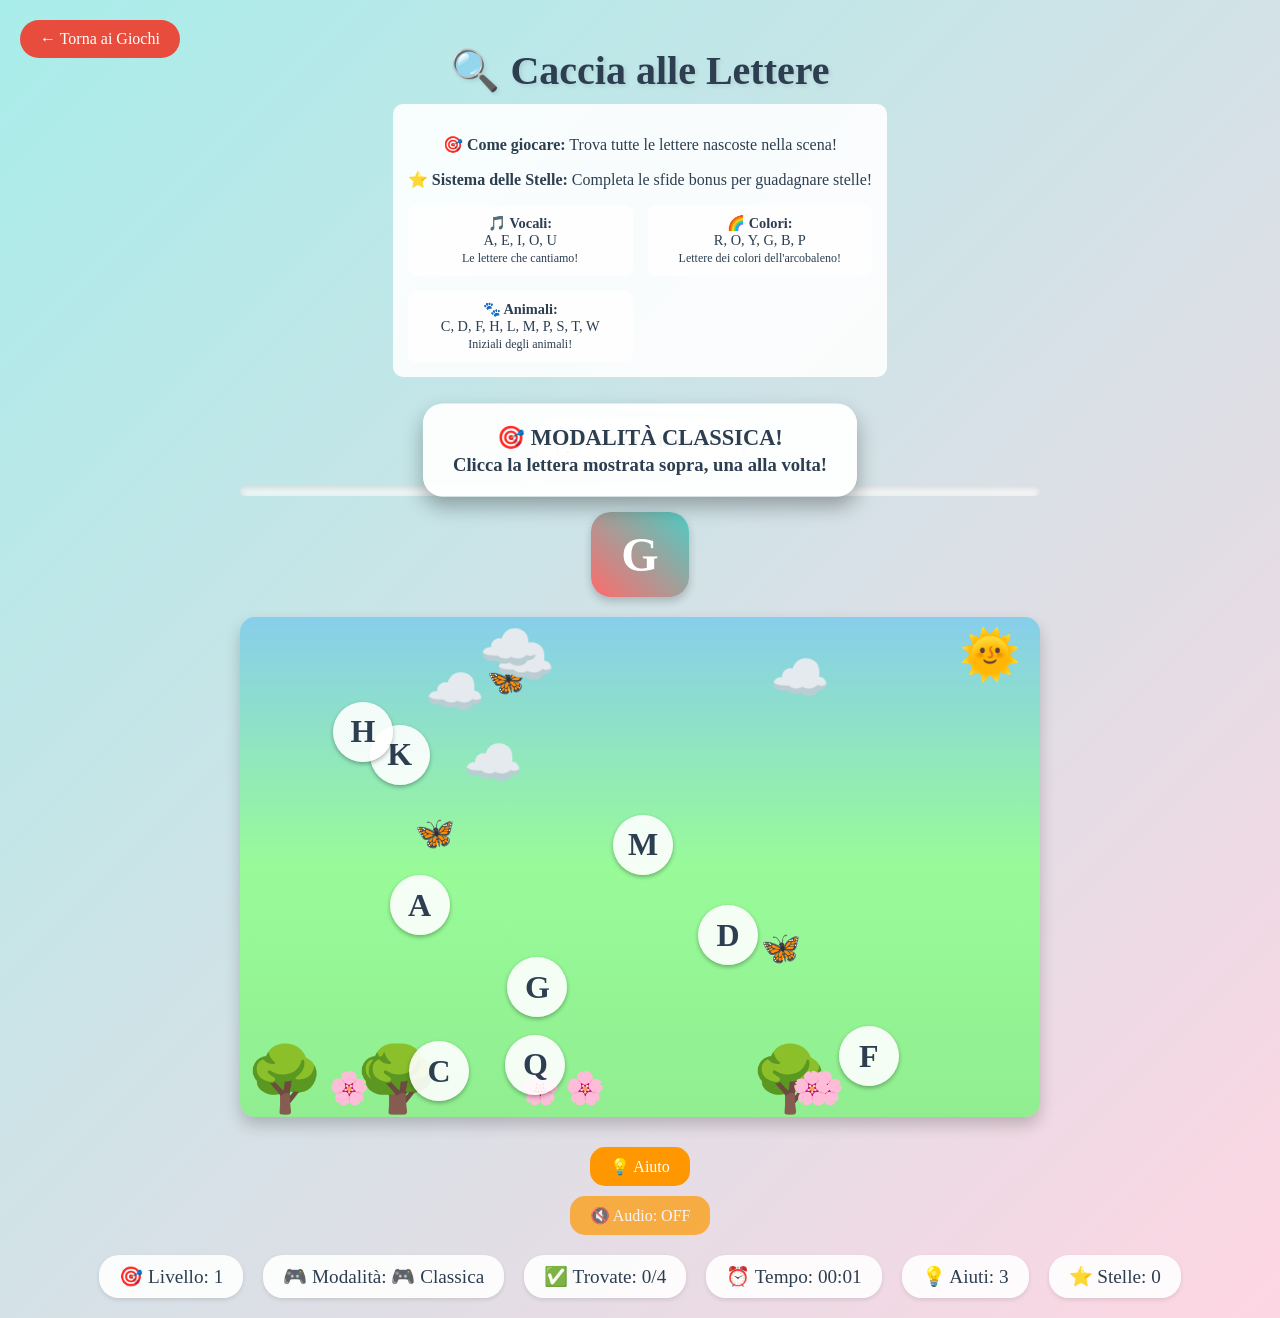
<file: games/educational/letter-hunt/index.html>
<!DOCTYPE html>
<html lang="it">
<head>
    <meta charset="UTF-8">
    <meta name="viewport" content="width=device-width, initial-scale=1.0">
    <title>Caccia alle Lettere - KidsPlay</title>
    <style>
        body {
            margin: 0;
            padding: 20px;
            background: linear-gradient(135deg, #a8edea 0%, #fed6e3 100%);
            font-family: 'Comic Sans MS', cursive;
            display: flex;
            flex-direction: column;
            align-items: center;
            min-height: 100vh;
            overflow-x: hidden;
        }
        
        .game-header {
            color: #2c3e50;
            text-align: center;
            margin-bottom: 20px;
        }
        
        .game-header h1 {
            font-size: 2.5rem;
            margin-bottom: 10px;
            text-shadow: 2px 2px 4px rgba(0,0,0,0.1);
        }
        
        .controls-info {
            background: rgba(255,255,255,0.9);
            padding: 15px;
            border-radius: 10px;
            margin-bottom: 20px;
            text-align: center;
            max-width: 600px;
            margin-left: auto;
            margin-right: auto;
        }
        
        .instructions-grid {
            display: grid;
            grid-template-columns: repeat(auto-fit, minmax(200px, 1fr));
            gap: 15px;
            margin-top: 10px;
        }
        
        .instruction-item {
            background: rgba(255,255,255,0.8);
            padding: 10px;
            border-radius: 8px;
            font-size: 0.9rem;
        }
        
        .target-letter {
            background: linear-gradient(45deg, #FF6B6B, #4ECDC4);
            color: white;
            padding: 15px 30px;
            border-radius: 20px;
            font-size: 3rem;
            font-weight: bold;
            margin-bottom: 20px;
            box-shadow: 0 4px 8px rgba(0,0,0,0.2);
            animation: pulse 2s infinite;
        }
        
        .game-scene {
            width: 100%;
            max-width: 800px;
            height: 500px;
            background: linear-gradient(to bottom, #87CEEB 0%, #98FB98 50%, #90EE90 100%);
            border-radius: 15px;
            position: relative;
            overflow: hidden;
            box-shadow: 0 8px 16px rgba(0,0,0,0.2);
            margin-bottom: 20px;
        }
        
        .scene-element {
            position: absolute;
            font-size: 2rem;
            user-select: none;
            cursor: pointer;
            transition: all 0.3s ease;
        }
        
        .letter {
            background: rgba(255,255,255,0.9);
            border-radius: 50%;
            width: 60px;
            height: 60px;
            display: flex;
            align-items: center;
            justify-content: center;
            font-weight: bold;
            color: #2c3e50;
            box-shadow: 0 2px 4px rgba(0,0,0,0.3);
            z-index: 10;
        }
        
        .letter.target-found {
            background: linear-gradient(45deg, #FFD700, #FFA500);
            animation: bounce 0.6s ease;
            z-index: 20;
        }
        
        .letter.wrong-letter {
            background: linear-gradient(45deg, #FF6B6B, #FF8E8E);
            animation: shake 0.5s ease;
        }
        
        .decoration {
            z-index: 1;
        }
        
        .tree {
            font-size: 4rem;
            bottom: 0px;
        }
        
        .cloud {
            font-size: 3rem;
            color: white;
            animation: float 6s ease-in-out infinite;
        }
        
        .flower {
            font-size: 2rem;
            bottom: 10px;
        }
        
        .sun {
            font-size: 3rem;
            top: 20px;
            right: 20px;
            animation: rotate 20s linear infinite;
        }
        
        .bird {
            font-size: 2rem;
            animation: fly 8s linear infinite;
        }
        
        .game-info {
            display: flex;
            gap: 20px;
            margin-top: 20px;
            color: #2c3e50;
            font-size: 1.2rem;
            flex-wrap: wrap;
            justify-content: center;
        }
        
        .info-item {
            background: rgba(255,255,255,0.9);
            padding: 10px 20px;
            border-radius: 20px;
            box-shadow: 0 2px 4px rgba(0,0,0,0.1);
        }
        
        .back-button {
            position: absolute;
            top: 20px;
            left: 20px;
            background: #e74c3c;
            color: white;
            border: none;
            padding: 10px 20px;
            border-radius: 25px;
            font-size: 1rem;
            cursor: pointer;
            text-decoration: none;
            display: flex;
            align-items: center;
            gap: 8px;
            transition: all 0.3s ease;
            z-index: 1000;
        }
        
        .back-button:hover {
            background: #c0392b;
            transform: translateY(-2px);
        }
        
        .level-complete {
            position: fixed;
            top: 50%;
            left: 50%;
            transform: translate(-50%, -50%);
            background: rgba(255,255,255,0.95);
            padding: 2rem;
            border-radius: 20px;
            text-align: center;
            display: none;
            box-shadow: 0 10px 20px rgba(0,0,0,0.3);
            z-index: 1000;
        }
        
        .next-button, .restart-button {
            background: #4CAF50;
            color: white;
            border: none;
            padding: 10px 20px;
            border-radius: 15px;
            font-size: 1rem;
            cursor: pointer;
            margin: 0.5rem;
            font-family: inherit;
        }
        
        .hint-button {
            background: #FF9800;
            color: white;
            border: none;
            padding: 10px 20px;
            border-radius: 15px;
            font-size: 1rem;
            cursor: pointer;
            margin-top: 10px;
            font-family: inherit;
        }
        
        @keyframes pulse {
            0%, 100% { transform: scale(1); }
            50% { transform: scale(1.1); }
        }
        
        @keyframes bounce {
            0%, 20%, 53%, 80%, 100% { transform: translate3d(0,0,0); }
            40%, 43% { transform: translate3d(0,-15px,0); }
            70% { transform: translate3d(0,-7px,0); }
            90% { transform: translate3d(0,-3px,0); }
        }
        
        @keyframes shake {
            0%, 100% { transform: translateX(0); }
            25% { transform: translateX(-5px); }
            75% { transform: translateX(5px); }
        }
        
        @keyframes float {
            0%, 100% { transform: translateY(0px); }
            50% { transform: translateY(-10px); }
        }
        
        @keyframes rotate {
            from { transform: rotate(0deg); }
            to { transform: rotate(360deg); }
        }
        
        @keyframes fly {
            0% { left: -50px; }
            100% { left: calc(100% + 50px); }
        }
        
        @keyframes hint-glow {
            0%, 100% { box-shadow: 0 0 5px rgba(255,215,0,0.5); }
            50% { box-shadow: 0 0 20px rgba(255,215,0,0.8); }
        }

        /* Mission card and progress bar */
        .mission-card {
            background: rgba(255,255,255,0.95);
            border-radius: 16px;
            padding: 10px 16px;
            box-shadow: 0 6px 14px rgba(0,0,0,0.15);
            display: inline-flex;
            align-items: center;
            gap: 10px;
            margin-bottom: 10px;
        }
        .mission-icon { font-size: 1.6rem; }
        .mission-text { font-weight: 700; color: #2c3e50; }

        .progress-wrap { width: 100%; max-width: 800px; margin: 8px auto 16px; }
        .progress-bar {
            height: 10px;
            background: rgba(255,255,255,0.7);
            border-radius: 999px;
            overflow: hidden;
            box-shadow: inset 0 2px 6px rgba(0,0,0,0.12);
        }
        .progress-fill {
            height: 100%;
            width: 0%;
            background: linear-gradient(90deg, #4ECDC4, #FFD166);
            transition: width 0.3s ease;
        }

        /* Confetti */
        .confetti {
            position: fixed;
            left: 0; top: 0; width: 100%; height: 100%;
            pointer-events: none;
            overflow: hidden;
            z-index: 3000;
        }
        
        @keyframes fadeInOut {
            0% { opacity: 0; transform: translate(-50%, -50%) scale(0.8); }
            20% { opacity: 1; transform: translate(-50%, -50%) scale(1); }
            80% { opacity: 1; transform: translate(-50%, -50%) scale(1); }
            100% { opacity: 0; transform: translate(-50%, -50%) scale(0.8); }
        }
        
        .memory-phase {
            background: rgba(0,0,0,0.7);
            position: absolute;
            top: 0;
            left: 0;
            width: 100%;
            height: 100%;
            display: flex;
            flex-direction: column;
            align-items: center;
            justify-content: center;
            color: white;
            font-size: 2rem;
            text-align: center;
            z-index: 50;
        }

        .memory-countdown {
            font-size: 4rem;
            font-weight: bold;
            color: #FFD700;
            margin: 20px;
            animation: pulse 1s infinite;
        }

        .multi-target {
            display: flex;
            gap: 10px;
            flex-wrap: wrap;
            justify-content: center;
            margin-bottom: 20px;
        }

        .target-letter.multi {
            font-size: 2rem;
            padding: 10px 20px;
            transform: scale(0.9);
        }

        .target-letter.found {
            opacity: 0.5;
            transform: scale(0.8);
        }

        .bonus-challenge {
            background: linear-gradient(45deg, #9C27B0, #E91E63);
            color: white;
            padding: 15px 25px;
            border-radius: 20px;
            margin-bottom: 20px;
            text-align: center;
            box-shadow: 0 4px 8px rgba(0,0,0,0.3);
        }

        .time-pressure {
            position: absolute;
            top: 10px;
            right: 10px;
            background: rgba(255,255,255,0.9);
            padding: 10px;
            border-radius: 15px;
            font-size: 1.5rem;
            font-weight: bold;
            color: #FF5722;
        }

        .stars-collected {
            display: flex;
            gap: 5px;
            margin-top: 10px;
        }

        .star {
            font-size: 1.5rem;
            opacity: 0.3;
            transition: all 0.3s ease;
        }

        .encouragement {
            position: fixed;
            top: 50%;
            left: 50%;
            transform: translate(-50%, -50%);
            background: rgba(255,255,255,0.95);
            padding: 20px 30px;
            border-radius: 20px;
            text-align: center;
            font-size: 1.5rem;
            font-weight: bold;
            color: #FF5722;
            box-shadow: 0 10px 20px rgba(0,0,0,0.3);
            z-index: 1000;
            display: none;
            animation: bounce 0.6s ease;
        }

        .progress-feedback {
            position: absolute;
            top: 10px;
            left: 50%;
            transform: translateX(-50%);
            background: rgba(76, 175, 80, 0.9);
            color: white;
            padding: 8px 16px;
            border-radius: 20px;
            font-size: 1rem;
            font-weight: bold;
            display: none;
            z-index: 50;
        }
        
        @media (max-width: 768px) {
            .game-scene {
                height: 400px;
            }
            
            .letter {
                width: 50px;
                height: 50px;
                font-size: 1.5rem;
            }
            
            .target-letter {
                font-size: 2.5rem;
                padding: 10px 20px;
            }
            
            .game-info {
                font-size: 1rem;
            }
        }
    </style>
</head>
<body>
    <a href="../../../index.html" class="back-button">
        ← Torna ai Giochi
    </a>
    
    <div class="game-header">
        <h1>🔍 Caccia alle Lettere</h1>
        <div class="controls-info">
            <p><strong>🎯 Come giocare:</strong> Trova tutte le lettere nascoste nella scena!</p>
            <p><strong>⭐ Sistema delle Stelle:</strong> Completa le sfide bonus per guadagnare stelle!</p>

            <div class="instructions-grid">
                <div class="instruction-item">
                    <strong>🎵 Vocali:</strong><br>
                    A, E, I, O, U<br>
                    <small>Le lettere che cantiamo!</small>
                </div>
                <div class="instruction-item">
                    <strong>🌈 Colori:</strong><br>
                    R, O, Y, G, B, P<br>
                    <small>Lettere dei colori dell'arcobaleno!</small>
                </div>
                <div class="instruction-item">
                    <strong>🐾 Animali:</strong><br>
                    C, D, F, H, L, M, P, S, T, W<br>
                    <small>Iniziali degli animali!</small>
                </div>
            </div>
        </div>
    </div>
    
    <div class="mission-card" id="missionCard" aria-live="polite">
        <span class="mission-icon">📝</span>
        <span class="mission-text" id="missionText">Trova la lettera mostrata!</span>
    </div>

    <div class="progress-wrap" aria-hidden="false">
        <div class="progress-bar"><div class="progress-fill" id="progressFill" style="width: 0%"></div></div>
    </div>

    <div class="target-letter" id="targetLetter" aria-live="polite">A</div>

    <div class="multi-target" id="multiTargetContainer" style="display: none;"></div>

    <div class="bonus-challenge" id="bonusChallenge" style="display: none;">
        <div id="bonusText">🎯 Sfida Bonus: Trova tutte le vocali!</div>
    </div>

    <div class="encouragement" id="encouragement" style="display: none;">
        <div id="encouragementText">🎉 Bravo! Continua così!</div>
    </div>

    <div class="progress-feedback" id="progressFeedback" style="display: none;">
        <div id="progressText">Ottimo lavoro! 🎯</div>
    </div>
    
    <div class="game-scene" id="gameScene">
        <!-- Scene elements will be generated by JavaScript -->
    </div>
    
    <button class="hint-button" onclick="showHint()" id="hintButton">💡 Aiuto</button>
    <button class="hint-button" onclick="toggleAudio()" id="audioToggleButton" aria-pressed="true">🔊 Audio: ON</button>
    
    <div class="game-info">
        <div class="info-item">
            🎯 Livello: <span id="level">1</span>
        </div>
        <div class="info-item">
            🎮 Modalità: <span id="gameMode">Classica</span>
        </div>
        <div class="info-item">
            ✅ Trovate: <span id="found">0</span>/<span id="total">5</span>
        </div>
        <div class="info-item">
            ⏰ Tempo: <span id="time">00:00</span>
        </div>
        <div class="info-item">
            💡 Aiuti: <span id="hints">3</span>
        </div>
        <div class="info-item">
            ⭐ Stelle: <span id="stars">0</span>
        </div>
    </div>
    
    <div class="level-complete" id="levelCompleteDialog">
        <h2>🎉 Livello Completato! 🎉</h2>
        <p>Hai trovato tutte le lettere!</p>
        <p>Tempo: <span id="completionTime">00:00</span></p>
        <div class="stars-collected" id="levelStars">
            <!-- Stars will be displayed here -->
        </div>
        <button class="next-button" onclick="nextLevel()">Livello Successivo! 🚀</button>
        <button class="restart-button" onclick="restartGame()">Ricomincia 🔄</button>
    </div>

    <script>
        class LetterHuntGame {
            constructor() {
                this.currentLevel = 1;
                this.targetLetters = [];
                this.foundLetters = 0;
                this.totalLetters = 5;
                this.hintsRemaining = 3;
                this.startTime = Date.now();
                this.gameActive = true;
                this.difficulty = this.getDifficulty();
                // Audio/voice settings from URL (e.g., ?language=it&audio=on)
                this.params = new URLSearchParams(window.location.search);
                const langParam = this.params.get('language') || 'it-IT';
                this.language = langParam.length === 2 ? `${langParam}-IT` : langParam;
                const audioParam = (this.params.get('audio') || '').toLowerCase();
                this.audioEnabled = ['on', 'true', '1', 'yes', 'si', 'sì'].includes(audioParam);
                this.synth = typeof window !== 'undefined' ? window.speechSynthesis : undefined;
                // Fallback to stored preference if audio param not present
                try {
                    const audioParamRaw = this.params.get('audio');
                    const storedAudio = localStorage.getItem('letterHuntAudioEnabled');
                    if ((!audioParamRaw || audioParamRaw.length === 0) && storedAudio) {
                        this.audioEnabled = storedAudio === 'on';
                    }
                } catch (_) {}
                this.allLetters = 'ABCDEFGHIJKLMNOPQRSTUVWXYZ';

                // New challenge modes for 5-year-olds
                this.gameMode = this.getGameMode();
                this.memoryPhase = false;
                this.memoryCountdown = 3;
                this.multiTargetMode = false;
                this.timePressureMode = false;
                this.letterCategories = {
                    vowels: ['A', 'E', 'I', 'O', 'U'],
                    colors: ['R', 'O', 'Y', 'G', 'B', 'P'], // Red, Orange, Yellow, Green, Blue, Purple
                    animals: ['C', 'D', 'F', 'H', 'L', 'M', 'P', 'S', 'T', 'W'] // Cat, Dog, Fox, Horse, Lion, Monkey, Pig, Snake, Tiger, Wolf
                };
                this.starsCollected = 0;
                this.currentCategory = null;

                this.scenes = {
                    1: { theme: 'giardino', decorations: ['🌳', '🌸', '🦋', '🌞', '☁️'] },
                    2: { theme: 'fattoria', decorations: ['🐄', '🐷', '🐔', '🌾', '🏠'] },
                    3: { theme: 'mare', decorations: ['🐟', '🦀', '🐚', '⛵', '🏖️'] },
                    4: { theme: 'foresta', decorations: ['🦉', '🦌', '🍄', '🌲', '🦊'] },
                    5: { theme: 'spazio', decorations: ['🚀', '🌟', '🛸', '🌕', '👽'] }
                };

                this.init();
            }
            
            getDifficulty() {
                const params = new URLSearchParams(window.location.search);
                return params.get('difficulty') || 'easy';
            }

            getGameMode() {
                // Determine game mode based on level for progressive challenge
                if (this.currentLevel <= 1) return 'classic';
                if (this.currentLevel <= 4) return 'multi-target'; // Extended multi-target for clarity
                if (this.currentLevel <= 6) return 'memory'; // Memory starts later
                if (this.currentLevel <= 8) return 'time-pressure';
                return 'multi-target'; // Default to multi-target for higher levels
            }
            
            init() {
                this.setupLevel();
                this.startTimer();
                this.setupControls();
                this.updateAudioToggleUI();
            }
            
            setupLevel() {
                this.foundLetters = 0;
                this.gameMode = this.getGameMode();

                // Adjust difficulty and game mode features
                switch(this.difficulty) {
                    case 'easy':
                        this.totalLetters = 4;
                        this.hintsRemaining = 3;
                        break;
                    case 'normal':
                        this.totalLetters = 6;
                        this.hintsRemaining = 2;
                        break;
                    case 'hard':
                        this.totalLetters = 8;
                        this.hintsRemaining = 1;
                        break;
                }

                // Configure game mode features
                this.configureGameMode();

                this.generateTargetLetters();
                this.createScene();

                // Start memory phase if needed
                if (this.gameMode === 'memory' || this.gameMode === 'time-pressure') {
                    this.startMemoryPhase();
                } else {
                    this.showLevelInstructions();
                    this.updateUI();
                }
            }

            configureGameMode() {
                // Reset mode flags
                this.memoryPhase = false;
                this.multiTargetMode = false;
                this.timePressureMode = false;

                switch(this.gameMode) {
                    case 'memory':
                        this.memoryPhase = true;
                        this.memoryCountdown = 3;
                        break;
                    case 'multi-target':
                        this.multiTargetMode = true;
                        this.totalLetters = Math.min(this.totalLetters, 3); // Max 3 simultaneous targets
                        break;
                    case 'time-pressure':
                        this.timePressureMode = true;
                        this.memoryPhase = true;
                        this.memoryCountdown = 2; // Shorter time for higher difficulty
                        break;
                }

                // Add bonus challenges for higher levels
                if (this.currentLevel >= 3) {
                    this.addBonusChallenge();
                }
            }

            addBonusChallenge() {
                const categories = Object.keys(this.letterCategories);
                this.currentCategory = categories[Math.floor(Math.random() * categories.length)];
                const categoryLetters = this.letterCategories[this.currentCategory];

                // Create detailed explanation based on category
                let explanation = '';
                switch(this.currentCategory) {
                    case 'vowels':
                        explanation = ' (A, E, I, O, U - le lettere che cantiamo!)';
                        break;
                    case 'colors':
                        explanation = ' (R, O, Y, G, B, P - lettere dei colori dell\'arcobaleno!)';
                        break;
                    case 'animals':
                        explanation = ' (C, D, F, H, L, M, P, S, T, W - iniziali degli animali!)';
                        break;
                }

                // Safely update bonus text - try multiple times if DOM not ready
                const tryUpdateBonus = (attempts = 0) => {
                    const bonusChallengeElement = document.getElementById('bonusChallenge');
                    let bonusTextElement = document.getElementById('bonusText');

                    if (bonusChallengeElement) {
                        // Recreate the inner text element if missing (could have been replaced after completion)
                        if (!bonusTextElement) {
                            bonusChallengeElement.innerHTML = '<div id="bonusText"></div>';
                            bonusTextElement = document.getElementById('bonusText');
                        }

                        if (bonusTextElement) {
                            bonusTextElement.textContent =
                                `🎯 Sfida Bonus: Trova tutte le ${this.getCategoryName(this.currentCategory)}${explanation} (+⭐ stella)`;
                            bonusChallengeElement.style.display = 'block';
                            return; // success
                        }
                    }

                    if (attempts < 3) {
                        // Retry after a short delay if elements not ready
                        setTimeout(() => tryUpdateBonus(attempts + 1), 100);
                    } else {
                        console.warn('Bonus challenge elements not found in DOM after multiple attempts');
                    }
                };

                tryUpdateBonus();
            }

            getCategoryName(category) {
                const names = {
                    vowels: 'vocali',
                    colors: 'lettere dei colori',
                    animals: 'lettere degli animali'
                };
                return names[category] || category;
            }
            
            startMemoryPhase() {
                const gameScene = document.getElementById('gameScene');
                const memoryOverlay = document.createElement('div');
                memoryOverlay.className = 'memory-phase';
                memoryOverlay.id = 'memoryOverlay';

                memoryOverlay.innerHTML = `
                    <div>👀 Memorizza le posizioni!</div>
                    <div class="memory-countdown" id="memoryCountdown">${this.memoryCountdown}</div>
                `;

                gameScene.appendChild(memoryOverlay);

                let countdown = this.memoryCountdown;
                const countdownInterval = setInterval(() => {
                    countdown--;
                    const countdownElement = document.getElementById('memoryCountdown');
                    if (countdownElement) {
                        countdownElement.textContent = countdown;
                    }

                    if (countdown <= 0) {
                        clearInterval(countdownInterval);
                        this.endMemoryPhase();
                    }
                }, 1000);
            }

            endMemoryPhase() {
                const memoryOverlay = document.getElementById('memoryOverlay');
                if (memoryOverlay) {
                    memoryOverlay.remove();
                }

                // In memory mode, hide the target letters completely
                const letters = document.querySelectorAll('.letter');
                letters.forEach(letter => {
                    if (!letter.dataset.distractor && this.targetLetters.includes(letter.dataset.letter)) {
                        letter.style.opacity = '0.3'; // Make them very faint as hints
                        letter.style.pointerEvents = 'auto'; // But still clickable
                    }
                });

                // Show clear instructions for memory phase
                setTimeout(() => {
                    this.showMessage(`🧠 MODALITÀ MEMORIA - PASSO 2/2!<br><small>Ricorda dove erano le lettere e clicca negli spazi giusti!<br>Le lettere sono leggermente visibili come aiuto</small>`, 4000);
                    this.updateUI();
                }, 500);
            }

            showLevelInstructions() {
                if (this.currentCategory) {
                    // Show category explanation
                    let message = '';
                    switch(this.currentCategory) {
                        case 'vowels':
                            message = `🎵 Trova le VOCALI: A, E, I, O, U<br><small>Le lettere che cantiamo nelle canzoni!</small>`;
                            break;
                        case 'colors':
                            message = `🌈 Trova le lettere dei COLORI: R, O, Y, G, B, P<br><small>Le iniziali dei colori dell'arcobaleno!</small>`;
                            break;
                        case 'animals':
                            message = `🐾 Trova le lettere degli ANIMALI:<br>C, D, F, H, L, M, P, S, T, W<br><small>Le iniziali dei tuoi animali preferiti!</small>`;
                            break;
                    }

                    this.showMessage(message, 3000);
                } else if (this.multiTargetMode) {
                    this.showMessage(`🎯 MODALITÀ MULTI-TARGET!<br><small>Puoi cliccare le lettere in QUALSIASI ordine!<br>Tutte le lettere sono mostrate sopra</small>`, 3500);
                } else if (this.memoryPhase) {
                    this.showMessage(`🧠 MODALITÀ MEMORIA - PASSO 1/2!<br><small>Guarda bene le lettere... tra pochi secondi spariranno!</small>`, 3000);
                } else if (this.timePressureMode) {
                    this.showMessage(`⏰ MODALITÀ TIME-PRESSURE!<br><small>Cerca velocemente prima che finisca il tempo!</small>`, 3000);
                } else {
                    // Regular single-target mode
                    this.showMessage(`🎯 MODALITÀ CLASSICA!<br><small>Clicca la lettera mostrata sopra, una alla volta!</small>`, 2500);
                }
            }

            showMessage(message, duration = 2000) {
                const messageDiv = document.createElement('div');
                messageDiv.className = 'level-instruction';
                messageDiv.innerHTML = message;
                messageDiv.style.cssText = `
                    position: fixed;
                    top: 50%;
                    left: 50%;
                    transform: translate(-50%, -50%);
                    background: rgba(255,255,255,0.95);
                    padding: 20px 30px;
                    border-radius: 20px;
                    text-align: center;
                    font-size: 1.4rem;
                    font-weight: bold;
                    color: #2c3e50;
                    box-shadow: 0 10px 20px rgba(0,0,0,0.3);
                    z-index: 2000;
                    animation: fadeInOut 0.5s ease-in-out;
                `;

                document.body.appendChild(messageDiv);

                setTimeout(() => {
                    messageDiv.remove();
                }, duration);
            }

            startTimePressure() {
                const timeElement = document.createElement('div');
                timeElement.className = 'time-pressure';
                timeElement.id = 'timePressure';
                timeElement.textContent = '⏰ 10';

                document.getElementById('gameScene').appendChild(timeElement);

                let timeLeft = 10;
                const timer = setInterval(() => {
                    timeLeft--;
                    timeElement.textContent = `⏰ ${timeLeft}`;

                    if (timeLeft <= 0) {
                        clearInterval(timer);
                        timeElement.remove();
                        this.timePressureFail();
                    }
                }, 1000);

                this.timePressureTimer = timer;
            }

            timePressureFail() {
                // Show all remaining letters briefly as hint
                const letters = document.querySelectorAll('.letter:not(.target-found)');
                letters.forEach(letter => {
                    if (!letter.dataset.distractor) {
                        letter.classList.add('hint');
                        setTimeout(() => letter.classList.remove('hint'), 2000);
                    }
                });
            }

            generateTargetLetters() {
                this.targetLetters = [];

                if (this.currentCategory && this.currentLevel >= 3) {
                    // Use category letters for bonus challenge
                    const categoryLetters = this.letterCategories[this.currentCategory];

                    // Adjust total letters if category has fewer letters than required
                    const availableLetters = categoryLetters.length;
                    const neededLetters = Math.min(this.totalLetters, availableLetters);

                    // If we need fewer letters than the category has, randomly select
                    if (neededLetters < availableLetters) {
                        const shuffled = [...categoryLetters].sort(() => Math.random() - 0.5);
                        this.targetLetters = shuffled.slice(0, neededLetters);
                    } else {
                        // Use all available letters from the category
                        this.targetLetters = [...categoryLetters].sort(() => Math.random() - 0.5);
                    }

                    // Update total letters to match what we're actually using
                    this.totalLetters = this.targetLetters.length;
                } else {
                    // Generate letters based on game mode and level
                    let availableLetters;

                    if (this.currentLevel <= 3) {
                        // Early levels: simple, common letters
                        availableLetters = 'ABCDEFGHIJKLMNOPQRSTUVWXYZ'.slice(0, 13); // A-M
                    } else if (this.currentLevel <= 6) {
                        // Mid levels: more letters
                        availableLetters = 'ABCDEFGHIJKLMNOPQRSTUVWXYZ'.slice(0, 20); // A-T
                    } else {
                        // High levels: all letters
                        availableLetters = 'ABCDEFGHIJKLMNOPQRSTUVWXYZ';
                    }

                    // For multi-target mode, ensure variety
                    if (this.multiTargetMode) {
                        // Select letters that are visually distinct or thematically related
                        const letterGroups = [
                            'AEIOU', // Vowels
                            'BCDFGHJKLMNPQRSTVWXYZ', // Consonants
                            'RSTLMN', // Common consonants
                            'BCDFG', // Beginning sounds
                        ];

                        const selectedGroup = letterGroups[Math.floor(Math.random() * letterGroups.length)];
                        availableLetters = selectedGroup;
                    }

                    for (let i = 0; i < this.totalLetters; i++) {
                        let letter;
                        let attempts = 0;
                        do {
                            letter = availableLetters[Math.floor(Math.random() * availableLetters.length)];
                            attempts++;
                            // Prevent too many identical letters in multi-target mode
                            if (this.multiTargetMode && attempts > 10) {
                                break; // Allow some repetition if needed
                            }
                        } while (this.targetLetters.includes(letter) && attempts < 20);

                        this.targetLetters.push(letter);
                    }
                }

                // Shuffle for more challenge in multi-target mode
                if (this.multiTargetMode) {
                    this.targetLetters = this.targetLetters.sort(() => Math.random() - 0.5);
                }

                this.currentTargetIndex = 0;
                this.updateTargetLetter();
            }
            
            updateTargetLetter() {
                if (this.multiTargetMode) {
                    this.updateMultiTargetDisplay();
                } else {
                    const targetElement = document.getElementById('targetLetter');
                    if (this.currentTargetIndex < this.targetLetters.length) {
                        targetElement.textContent = this.targetLetters[this.currentTargetIndex];
                        targetElement.classList.remove('found');
                        if (this.targetLetters[this.currentTargetIndex]) {
                            this.speak(`Cerca la lettera ${this.targetLetters[this.currentTargetIndex]}`);
                        }
                        this.updateMissionCard();
                    } else {
                        targetElement.textContent = '🎉';
                        targetElement.classList.remove('found');
                    }
                }
            }

            updateMultiTargetDisplay() {
                const container = document.getElementById('multiTargetContainer');
                const singleTarget = document.getElementById('targetLetter');

                if (this.multiTargetMode) {
                    singleTarget.style.display = 'none';
                    container.style.display = 'flex';

                    container.innerHTML = '';
                    this.targetLetters.forEach((letter, index) => {
                        const letterElement = document.createElement('div');
                        letterElement.className = 'target-letter multi';
                        letterElement.textContent = letter;
                        letterElement.dataset.index = index;

                        // Check if this letter has been found by looking for the actual letter element
                        const foundLetterElement = document.querySelector(`.letter[data-letter="${letter}"].target-found`);
                        if (foundLetterElement) {
                            letterElement.classList.add('found');
                        }

                        container.appendChild(letterElement);
                    });
                } else {
                    singleTarget.style.display = 'block';
                    container.style.display = 'none';
                }
            }
            
            createScene() {
                const gameScene = document.getElementById('gameScene');
                gameScene.innerHTML = '';
                
                const currentScene = this.scenes[Math.min(this.currentLevel, 5)];
                
                // Add decorations
                currentScene.decorations.forEach((decoration, index) => {
                    for (let i = 0; i < 2 + Math.random() * 3; i++) {
                        const element = document.createElement('div');
                        element.className = 'scene-element decoration';
                        element.textContent = decoration;
                        element.style.left = Math.random() * 85 + '%';
                        element.style.top = Math.random() * 85 + '%';
                        
                        // Special positioning for certain decorations
                        if (decoration === '🌞') {
                            element.style.top = '10px';
                            element.style.right = '20px';
                            element.style.left = 'auto';
                            element.className += ' sun';
                        } else if (decoration === '☁️') {
                            element.style.top = Math.random() * 30 + '%';
                            element.className += ' cloud';
                        } else if (decoration === '🌳' || decoration === '🌲') {
                            element.style.bottom = '0px';
                            element.style.top = 'auto';
                            element.className += ' tree';
                        } else if (decoration === '🌸' || decoration === '🍄') {
                            element.style.bottom = '10px';
                            element.style.top = 'auto';
                            element.className += ' flower';
                        } else if (decoration === '🦋' || decoration === '🐔') {
                            element.className += ' bird';
                            element.style.animationDelay = Math.random() * 5 + 's';
                        }
                        
                        gameScene.appendChild(element);
                    }
                });
                
                // Add target letters
                this.targetLetters.forEach((letter, index) => {
                    const letterElement = document.createElement('div');
                    letterElement.className = 'scene-element letter';
                    letterElement.textContent = letter;
                    letterElement.dataset.letter = letter;
                    letterElement.dataset.index = index;
                    
                    // Position letters avoiding decorations
                    let attempts = 0;
                    let positioned = false;
                    
                    while (!positioned && attempts < 20) {
                        const left = 10 + Math.random() * 75;
                        const top = 10 + Math.random() * 75;
                        
                        letterElement.style.left = left + '%';
                        letterElement.style.top = top + '%';
                        
                        // Check if position overlaps with existing letters
                        const existingLetters = gameScene.querySelectorAll('.letter');
                        let overlaps = false;
                        
                        existingLetters.forEach(existing => {
                            const existingRect = {
                                left: parseFloat(existing.style.left),
                                top: parseFloat(existing.style.top)
                            };
                            
                            if (Math.abs(left - existingRect.left) < 15 && 
                                Math.abs(top - existingRect.top) < 15) {
                                overlaps = true;
                            }
                        });
                        
                        if (!overlaps) {
                            positioned = true;
                        }
                        attempts++;
                    }
                    
                    letterElement.addEventListener('click', () => this.checkLetter(letterElement));
                    gameScene.appendChild(letterElement);
                });
                
                // Add some random distracting letters
                const distractorCount = Math.min(this.difficulty === 'hard' ? 8 : 5, 6);
                for (let i = 0; i < distractorCount; i++) {
                    const letterElement = document.createElement('div');
                    letterElement.className = 'scene-element letter';
                    
                    // Random letter not in target letters
                    let randomLetter;
                    do {
                        randomLetter = this.allLetters[Math.floor(Math.random() * this.allLetters.length)];
                    } while (this.targetLetters.includes(randomLetter));
                    
                    letterElement.textContent = randomLetter;
                    letterElement.dataset.letter = randomLetter;
                    letterElement.dataset.distractor = 'true';
                    
                    letterElement.style.left = 10 + Math.random() * 75 + '%';
                    letterElement.style.top = 10 + Math.random() * 75 + '%';
                    
                    letterElement.addEventListener('click', () => this.checkLetter(letterElement));
                    gameScene.appendChild(letterElement);
                }
            }
            
            checkLetter(letterElement) {
                if (!this.gameActive) return;

                const clickedLetter = letterElement.dataset.letter;

                if (this.multiTargetMode) {
                    this.checkMultiTargetLetter(clickedLetter, letterElement);
                } else {
                    this.checkSingleTargetLetter(clickedLetter, letterElement);
                }
            }

            checkSingleTargetLetter(clickedLetter, letterElement) {
                const currentTarget = this.targetLetters[this.currentTargetIndex];

                if (clickedLetter === currentTarget) {
                    // Correct letter found!
                    letterElement.classList.add('target-found');
                    this.foundLetters++;
                    this.currentTargetIndex++;

                    this.playSound('success');
                    this.checkBonusChallenge(clickedLetter);
                    this.updateTargetLetter();
                    this.updateUI();

                    // Check if level complete
                    if (this.foundLetters >= this.totalLetters) {
                        setTimeout(() => this.levelComplete(), 500);
                    }

                    // Additional safety check for single target mode
                    if (this.currentTargetIndex >= this.targetLetters.length && this.foundLetters >= this.totalLetters) {
                        setTimeout(() => this.levelComplete(), 500);
                    }
                } else {
                    // Wrong letter - show helpful message
                    letterElement.classList.add('wrong-letter');
                    this.playSound('error');

                    // Show hint about correct order for single-target mode
                    if (!this.multiTargetMode && !this.currentCategory) {
                        this.showMessage(`🎯 Clicca prima la lettera: <strong>${currentTarget}</strong><br><small>Devi seguire l'ordine mostrato sopra!</small>`, 2000);
                    }

                    setTimeout(() => {
                        letterElement.classList.remove('wrong-letter');
                    }, 500);
                }
            }

            checkMultiTargetLetter(clickedLetter, letterElement) {
                const targetIndex = this.targetLetters.indexOf(clickedLetter);

                if (targetIndex !== -1 && !letterElement.classList.contains('target-found')) {
                    // Correct letter found!
                    letterElement.classList.add('target-found');
                    this.foundLetters++;

                    // Mark this letter as found in the target display
                    const multiTargets = document.querySelectorAll('#multiTargetContainer .target-letter');
                    if (multiTargets[targetIndex]) {
                        multiTargets[targetIndex].classList.add('found');
                    }

                    this.playSound('success');
                    this.checkBonusChallenge(clickedLetter);
                    this.updateTargetLetter();
                    this.updateUI();

                    // Check if level complete - all letters found
                    if (this.foundLetters >= this.totalLetters) {
                        setTimeout(() => this.levelComplete(), 500);
                    }

                    // Additional safety check: verify all target letters are found
                    const allTargetsFound = this.targetLetters.every(letter =>
                        document.querySelector(`.letter[data-letter="${letter}"].target-found`)
                    );
                    if (allTargetsFound && this.foundLetters >= this.totalLetters) {
                        setTimeout(() => this.levelComplete(), 500);
                    }
                } else {
                    // Wrong letter or already found
                    letterElement.classList.add('wrong-letter');
                    this.playSound('error');

                    setTimeout(() => {
                        letterElement.classList.remove('wrong-letter');
                    }, 500);
                }
            }

            checkBonusChallenge(foundLetter) {
                if (!this.currentCategory) return;

                const categoryLetters = this.letterCategories[this.currentCategory];
                if (categoryLetters.includes(foundLetter)) {
                    // Check if all category letters are found
                    const foundCategoryLetters = this.targetLetters.slice(0, this.currentTargetIndex + 1)
                        .filter(letter => categoryLetters.includes(letter));

                    const totalCategoryLetters = this.targetLetters.filter(letter =>
                        categoryLetters.includes(letter)).length;

                    if (foundCategoryLetters.length === totalCategoryLetters) {
                        // Bonus challenge completed!
                        this.starsCollected++;
                        this.playSound('victory');

                        let completionMessage = '';
                        switch(this.currentCategory) {
                            case 'vowels':
                                completionMessage = '🎉 Tutte le vocali trovate! Sei un campione! ⭐';
                                break;
                            case 'colors':
                                completionMessage = '🌈 Tutti i colori trovati! Arcobaleno completato! ⭐';
                                break;
                            case 'animals':
                                completionMessage = '🐾 Tutti gli animali trovati! Zoo completato! ⭐';
                                break;
                        }

                        // Safely update bonus challenge element
                        const bonusChallengeElement = document.getElementById('bonusChallenge');
                        if (bonusChallengeElement) {
                            bonusChallengeElement.innerHTML = `<div>${completionMessage}</div>`;

                            setTimeout(() => {
                                if (bonusChallengeElement) {
                                    bonusChallengeElement.style.display = 'none';
                                }
                            }, 4000);
                        }
                    }
                }
            }
            
            showHint() {
                if (this.hintsRemaining <= 0) return;
                
                const currentTarget = this.targetLetters[this.currentTargetIndex];
                const targetElement = document.querySelector(`.letter[data-letter="${currentTarget}"]:not(.target-found)`);
                
                if (targetElement) {
                    targetElement.classList.add('hint');
                    this.hintsRemaining--;
                    this.updateUI();
                    
                    setTimeout(() => {
                        targetElement.classList.remove('hint');
                    }, 3000);
                    
                    this.playSound('hint');
                }
                
                if (this.hintsRemaining <= 0) {
                    const hintButton = document.getElementById('hintButton');
                    if (hintButton) {
                        hintButton.disabled = true;
                        hintButton.style.opacity = '0.5';
                    }
                }
            }
            
            levelComplete() {
                this.gameActive = false;

                // Clear any active timers
                if (this.timePressureTimer) {
                    clearInterval(this.timePressureTimer);
                    this.timePressureTimer = null;
                }

                const completionTime = this.formatTime(Math.floor((Date.now() - this.startTime) / 1000));
                const completionTimeElement = document.getElementById('completionTime');
                if (completionTimeElement) {
                    completionTimeElement.textContent = completionTime;
                }

                // Update stars display
                this.updateStarsDisplay();

                const levelCompleteDialog = document.getElementById('levelCompleteDialog');
                if (levelCompleteDialog) {
                    levelCompleteDialog.style.display = 'block';
                }
                this.playSound('victory');
                this.launchConfetti();
            }
            
            nextLevel() {
                console.log(`🔄 Passaggio al livello ${this.currentLevel + 1}`);

                this.currentLevel++;
                this.gameActive = true;
                this.startTime = Date.now();

                // Reset mode-specific variables
                this.memoryPhase = false;
                this.multiTargetMode = false;
                this.timePressureMode = false;
                this.currentCategory = null;

                // Clear any active timers
                if (this.timePressureTimer) {
                    clearInterval(this.timePressureTimer);
                    this.timePressureTimer = null;
                }

                // Hide bonus challenge
                const bonusChallenge = document.getElementById('bonusChallenge');
                if (bonusChallenge) {
                    bonusChallenge.style.display = 'none';
                    // Reset inner container for new round
                    const existingText = document.getElementById('bonusText');
                    if (!existingText) {
                        bonusChallenge.innerHTML = '<div id="bonusText"></div>';
                    }
                }

                // Remove time pressure element if exists
                const timePressure = document.getElementById('timePressure');
                if (timePressure) {
                    timePressure.remove();
                }

                // Hide level complete dialog
                const levelCompleteDialog = document.getElementById('levelCompleteDialog');
                if (levelCompleteDialog) levelCompleteDialog.style.display = 'none';

                console.log('🔄 Chiamo setupLevel()...');
                this.setupLevel();
                console.log('✅ Nuovo livello configurato!');
            }
            
            updateUI() {
                // Update elements with safety checks
                const levelElement = document.getElementById('level');
                if (levelElement) levelElement.textContent = this.currentLevel;

                // Update game mode indicator
                const modeElement = document.getElementById('gameMode');
                if (modeElement) {
                    modeElement.textContent = this.getCurrentModeName();
                }

                const foundElement = document.getElementById('found');
                if (foundElement) foundElement.textContent = this.foundLetters;

                const totalElement = document.getElementById('total');
                if (totalElement) totalElement.textContent = this.totalLetters;

                const hintsElement = document.getElementById('hints');
                if (hintsElement) hintsElement.textContent = this.hintsRemaining;

                const starsElement = document.getElementById('stars');
                if (starsElement) starsElement.textContent = this.starsCollected;

                // Update stars display
                this.updateStarsDisplay();
                const progress = this.totalLetters > 0 ? Math.min(100, Math.round((this.foundLetters / this.totalLetters) * 100)) : 0;
                const fill = document.getElementById('progressFill');
                if (fill) fill.style.width = `${progress}%`;
            }

            updateMissionCard() {
                const mission = document.getElementById('missionText');
                if (!mission) return;

                if (this.multiTargetMode) {
                    mission.textContent = `Trova queste lettere: ${this.targetLetters.join(', ')}`;
                } else if (this.currentCategory) {
                    const current = this.targetLetters[this.currentTargetIndex] || '';
                    mission.textContent = `Categoria ${this.getCategoryName(this.currentCategory)} — cerca: ${current}`;
                } else {
                    const current = this.targetLetters[this.currentTargetIndex] || '';
                    mission.textContent = current ? `Cerca la lettera: ${current}` : 'Ottimo! Livello completato!';
                }
            }

            getCurrentModeName() {
                if (this.currentCategory) {
                    switch(this.currentCategory) {
                        case 'vowels': return '🎵 Vocali';
                        case 'colors': return '🌈 Colori';
                        case 'animals': return '🐾 Animali';
                        default: return 'Sfida';
                    }
                } else if (this.multiTargetMode) {
                    return '🎯 Multi';
                } else if (this.memoryPhase) {
                    return '🧠 Memoria';
                } else if (this.timePressureMode) {
                    return '⏰ Pressione';
                } else {
                    return '🎮 Classica';
                }
            }

            updateStarsDisplay() {
                const starsContainer = document.getElementById('levelStars');
                if (!starsContainer) return;

                starsContainer.innerHTML = '';
                for (let i = 0; i < Math.max(this.starsCollected, 5); i++) {
                    const star = document.createElement('span');
                    star.className = 'star';
                    star.textContent = '⭐';
                    if (i < this.starsCollected) {
                        star.classList.add('collected');
                    }
                    starsContainer.appendChild(star);
                }
            }
            
            startTimer() {
                setInterval(() => {
                    if (this.gameActive) {
                        const elapsed = Math.floor((Date.now() - this.startTime) / 1000);
                        document.getElementById('time').textContent = this.formatTime(elapsed);
                    }
                }, 1000);
            }
            
            formatTime(seconds) {
                const minutes = Math.floor(seconds / 60);
                const remainingSeconds = seconds % 60;
                return `${minutes.toString().padStart(2, '0')}:${remainingSeconds.toString().padStart(2, '0')}`;
            }
            
            setupControls() {
                // Keyboard support for accessibility
                document.addEventListener('keydown', (e) => {
                    if (!this.gameActive) return;
                    
                    switch(e.code) {
                        case 'KeyH':
                            this.showHint();
                            break;
                        case 'Space':
                            e.preventDefault();
                            // Could implement letter selection with keyboard
                            break;
                    }
                });
                
                // Touch support is inherent through click events
            }
            
            playSound(type) {
                try {
                    const audioContext = new (window.AudioContext || window.webkitAudioContext)();
                    
                    switch(type) {
                        case 'success':
                            this.playTone(audioContext, 523, 0.3); // C5
                            setTimeout(() => this.playTone(audioContext, 659, 0.3), 100); // E5
                            break;
                        case 'error':
                            this.playTone(audioContext, 200, 0.4);
                            break;
                        case 'hint':
                            this.playTone(audioContext, 400, 0.2);
                            setTimeout(() => this.playTone(audioContext, 500, 0.2), 150);
                            break;
                        case 'victory':
                            const notes = [523, 659, 784, 1047];
                            notes.forEach((note, i) => {
                                setTimeout(() => this.playTone(audioContext, note, 0.4), i * 200);
                            });
                            break;
                    }
                } catch (e) {
                    // Ignore audio errors
                }
            }
            
            playTone(audioContext, frequency, duration) {
                const oscillator = audioContext.createOscillator();
                const gainNode = audioContext.createGain();
                
                oscillator.connect(gainNode);
                gainNode.connect(audioContext.destination);
                
                oscillator.frequency.value = frequency;
                oscillator.type = 'sine';
                
                gainNode.gain.setValueAtTime(0.3, audioContext.currentTime);
                gainNode.gain.exponentialRampToValueAtTime(0.01, audioContext.currentTime + duration);
                
                oscillator.start(audioContext.currentTime);
                oscillator.stop(audioContext.currentTime + duration);
            }
            
            // Text-to-Speech helper (guarded)
            speak(text) {
                try {
                    if (!this.audioEnabled) return;
                    if (!this.synth || typeof SpeechSynthesisUtterance === 'undefined') return;
                    const utter = new SpeechSynthesisUtterance(text);
                    utter.lang = this.language || 'it-IT';
                    // Prefer a voice matching the language if available
                    const voices = this.synth.getVoices ? this.synth.getVoices() : [];
                    const targetLang = (utter.lang || '').toLowerCase();
                    const match = voices.find(v => (v.lang || '').toLowerCase().startsWith(targetLang));
                    if (match) utter.voice = match;
                    // Avoid overlapping speech
                    try { this.synth.cancel(); } catch (_) {}
                    this.synth.speak(utter);
                } catch (e) {
                    // Ignore TTS errors silently
                }
            }

            // Toggle audio preference and persist
            toggleAudio() {
                this.audioEnabled = !this.audioEnabled;
                try { localStorage.setItem('letterHuntAudioEnabled', this.audioEnabled ? 'on' : 'off'); } catch (_) {}
                this.updateAudioToggleUI();
            }

            updateAudioToggleUI() {
                const btn = document.getElementById('audioToggleButton');
                if (!btn) return;
                const on = !!this.audioEnabled;
                btn.setAttribute('aria-pressed', on ? 'true' : 'false');
                btn.textContent = on ? '🔊 Audio: ON' : '🔇 Audio: OFF';
                btn.style.opacity = on ? '1' : '0.7';
            }
            
            launchConfetti() {
                const container = document.createElement('div');
                container.className = 'confetti';
                document.body.appendChild(container);

                const colors = ['#FFD166', '#06D6A0', '#EF476F', '#118AB2', '#FFC300'];
                const pieces = 60;
                for (let i = 0; i < pieces; i++) {
                    const piece = document.createElement('div');
                    piece.style.position = 'absolute';
                    piece.style.left = Math.random() * 100 + '%';
                    piece.style.top = '-10%';
                    piece.style.width = '8px';
                    piece.style.height = '14px';
                    piece.style.background = colors[i % colors.length];
                    piece.style.opacity = '0.9';
                    piece.style.transform = `rotate(${Math.random()*360}deg)`;
                    piece.style.transition = 'transform 1.2s ease, top 1.2s ease, opacity 1.2s ease';
                    container.appendChild(piece);
                    setTimeout(() => {
                        piece.style.top = '110%';
                        piece.style.transform = `translateY(100vh) rotate(${Math.random()*360}deg)`;
                        piece.style.opacity = '0.6';
                    }, 20 + i*8);
                }
                setTimeout(() => container.remove(), 2000);
            }
        }
        
        // Initialize game
        let game = new LetterHuntGame();
        
        function showHint() {
            game.showHint();
        }
        
        function nextLevel() {
            game.nextLevel();
        }
        
        function restartGame() {
            document.getElementById('levelCompleteDialog').style.display = 'none';
            game = new LetterHuntGame();
        }

        function toggleAudio() {
            if (game && typeof game.toggleAudio === 'function') {
                game.toggleAudio();
            }
        }
    </script>
</body>
</html>
</file>
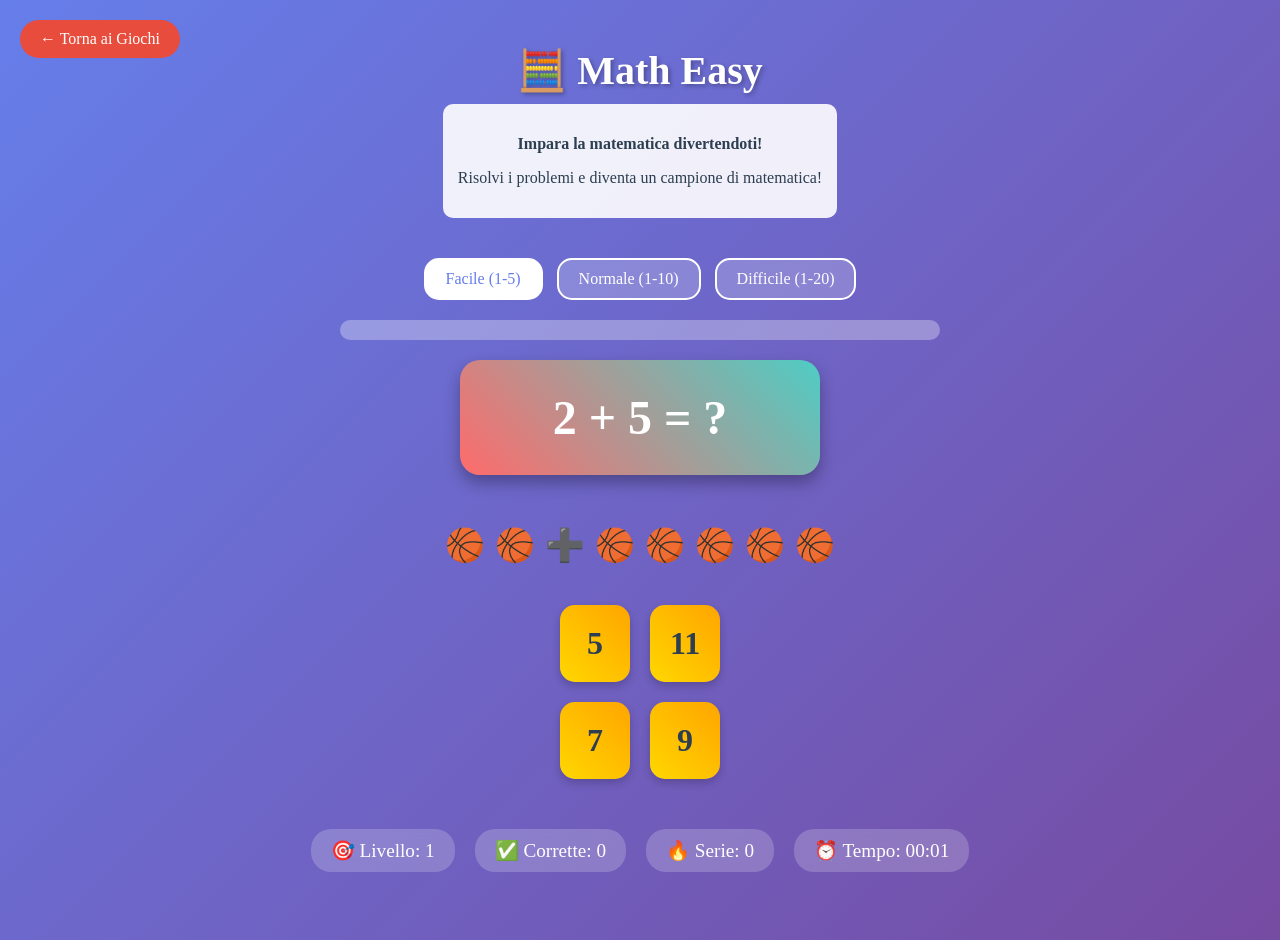
<file: games/educational/math-easy/index.html>
<!DOCTYPE html>
<html lang="it">
<head>
    <meta charset="UTF-8">
    <meta name="viewport" content="width=device-width, initial-scale=1.0">
    <title>Math Easy - KidsPlay</title>
    <style>
        body {
            margin: 0;
            padding: 20px;
            background: linear-gradient(135deg, #667eea 0%, #764ba2 100%);
            font-family: 'Comic Sans MS', cursive;
            display: flex;
            flex-direction: column;
            align-items: center;
            min-height: 100vh;
            overflow-x: hidden;
        }
        
        .game-header {
            color: white;
            text-align: center;
            margin-bottom: 20px;
        }
        
        .game-header h1 {
            font-size: 2.5rem;
            margin-bottom: 10px;
            text-shadow: 2px 2px 4px rgba(0,0,0,0.3);
        }
        
        .controls-info {
            background: rgba(255,255,255,0.9);
            padding: 15px;
            border-radius: 10px;
            margin-bottom: 20px;
            text-align: center;
            color: #2c3e50;
        }
        
        .math-problem {
            background: linear-gradient(45deg, #FF6B6B, #4ECDC4);
            color: white;
            padding: 30px;
            border-radius: 20px;
            font-size: 3rem;
            font-weight: bold;
            margin-bottom: 30px;
            box-shadow: 0 8px 16px rgba(0,0,0,0.3);
            text-align: center;
            min-width: 300px;
        }
        
        .answer-options {
            display: grid;
            grid-template-columns: repeat(2, 1fr);
            gap: 20px;
            margin-bottom: 30px;
            max-width: 400px;
        }
        
        .answer-button {
            background: linear-gradient(45deg, #FFD700, #FFA500);
            border: none;
            padding: 20px;
            border-radius: 15px;
            font-size: 2rem;
            font-weight: bold;
            color: #2c3e50;
            cursor: pointer;
            transition: all 0.3s ease;
            box-shadow: 0 4px 8px rgba(0,0,0,0.2);
            font-family: inherit;
        }
        
        .answer-button:hover {
            transform: translateY(-2px);
            box-shadow: 0 6px 12px rgba(0,0,0,0.3);
        }
        
        .answer-button.correct {
            background: linear-gradient(45deg, #4CAF50, #45a049);
            color: white;
            animation: correct-bounce 0.6s ease;
        }
        
        .answer-button.wrong {
            background: linear-gradient(45deg, #FF6B6B, #FF5252);
            color: white;
            animation: wrong-shake 0.5s ease;
        }
        
        .visual-aid {
            display: flex;
            justify-content: center;
            margin-bottom: 20px;
            flex-wrap: wrap;
            gap: 10px;
            min-height: 80px;
            align-items: center;
        }
        
        .count-item {
            font-size: 2rem;
            animation: appear 0.5s ease;
        }
        
        .count-item.removing {
            animation: disappear 0.5s ease;
        }
        
        .progress-bar {
            width: 100%;
            max-width: 600px;
            height: 20px;
            background: rgba(255,255,255,0.3);
            border-radius: 10px;
            overflow: hidden;
            margin-bottom: 20px;
        }
        
        .progress-fill {
            height: 100%;
            background: linear-gradient(90deg, #4CAF50, #45a049);
            transition: width 0.5s ease;
            border-radius: 10px;
        }
        
        .game-stats {
            display: flex;
            gap: 20px;
            margin-top: 20px;
            color: white;
            font-size: 1.2rem;
            flex-wrap: wrap;
            justify-content: center;
        }
        
        .stat-item {
            background: rgba(255,255,255,0.2);
            padding: 10px 20px;
            border-radius: 20px;
            backdrop-filter: blur(10px);
        }
        
        .back-button {
            position: absolute;
            top: 20px;
            left: 20px;
            background: #e74c3c;
            color: white;
            border: none;
            padding: 10px 20px;
            border-radius: 25px;
            font-size: 1rem;
            cursor: pointer;
            text-decoration: none;
            display: flex;
            align-items: center;
            gap: 8px;
            transition: all 0.3s ease;
            z-index: 1000;
        }
        
        .back-button:hover {
            background: #c0392b;
            transform: translateY(-2px);
        }
        
        .level-complete {
            position: fixed;
            top: 50%;
            left: 50%;
            transform: translate(-50%, -50%);
            background: rgba(255,255,255,0.95);
            padding: 2rem;
            border-radius: 20px;
            text-align: center;
            display: none;
            box-shadow: 0 10px 20px rgba(0,0,0,0.3);
            z-index: 1000;
            color: #2c3e50;
        }
        
        .celebration {
            position: fixed;
            top: 0;
            left: 0;
            width: 100%;
            height: 100%;
            pointer-events: none;
            z-index: 500;
        }
        
        .confetti {
            position: absolute;
            width: 10px;
            height: 10px;
            background: #FFD700;
            animation: confetti-fall 3s ease-out forwards;
        }
        
        .next-button, .restart-button {
            background: #4CAF50;
            color: white;
            border: none;
            padding: 15px 30px;
            border-radius: 15px;
            font-size: 1.2rem;
            cursor: pointer;
            margin: 0.5rem;
            font-family: inherit;
            transition: all 0.3s ease;
        }
        
        .next-button:hover, .restart-button:hover {
            background: #45a049;
            transform: translateY(-2px);
        }
        
        .difficulty-selector {
            margin-bottom: 20px;
        }
        
        .difficulty-button {
            background: rgba(255,255,255,0.2);
            color: white;
            border: 2px solid white;
            padding: 10px 20px;
            border-radius: 15px;
            font-size: 1rem;
            cursor: pointer;
            margin: 0 5px;
            font-family: inherit;
            transition: all 0.3s ease;
        }
        
        .difficulty-button.active {
            background: white;
            color: #667eea;
        }
        
        @keyframes correct-bounce {
            0%, 20%, 53%, 80%, 100% { transform: translate3d(0,0,0); }
            40%, 43% { transform: translate3d(0,-15px,0); }
            70% { transform: translate3d(0,-7px,0); }
            90% { transform: translate3d(0,-3px,0); }
        }
        
        @keyframes wrong-shake {
            0%, 100% { transform: translateX(0); }
            25% { transform: translateX(-10px); }
            75% { transform: translateX(10px); }
        }
        
        @keyframes appear {
            from { opacity: 0; transform: scale(0); }
            to { opacity: 1; transform: scale(1); }
        }
        
        @keyframes disappear {
            from { opacity: 1; transform: scale(1); }
            to { opacity: 0; transform: scale(0); }
        }
        
        @keyframes confetti-fall {
            0% {
                transform: translateY(-100vh) rotate(0deg);
                opacity: 1;
            }
            100% {
                transform: translateY(100vh) rotate(720deg);
                opacity: 0;
            }
        }
        
        @media (max-width: 768px) {
            .math-problem {
                font-size: 2.5rem;
                padding: 20px;
                min-width: 250px;
            }
            
            .answer-button {
                font-size: 1.5rem;
                padding: 15px;
            }
            
            .answer-options {
                max-width: 300px;
            }
            
            .count-item {
                font-size: 1.5rem;
            }
        }
    </style>
</head>
<body>
    <a href="../../../index.html" class="back-button">
        ← Torna ai Giochi
    </a>
    
    <div class="game-header">
        <h1>🧮 Math Easy</h1>
        <div class="controls-info">
            <p><strong>Impara la matematica divertendoti!</strong></p>
            <p>Risolvi i problemi e diventa un campione di matematica!</p>
        </div>
    </div>
    
    <div class="difficulty-selector" id="difficultySelector">
        <button class="difficulty-button active" data-difficulty="easy">Facile (1-5)</button>
        <button class="difficulty-button" data-difficulty="normal">Normale (1-10)</button>
        <button class="difficulty-button" data-difficulty="hard">Difficile (1-20)</button>
    </div>
    
    <div class="progress-bar">
        <div class="progress-fill" id="progressFill" style="width: 0%"></div>
    </div>
    
    <div class="math-problem" id="mathProblem">
        2 + 3 = ?
    </div>
    
    <div class="visual-aid" id="visualAid">
        <!-- Visual counting aids will appear here -->
    </div>
    
    <div class="answer-options" id="answerOptions">
        <!-- Answer buttons will be generated here -->
    </div>
    
    <div class="game-stats">
        <div class="stat-item">
            🎯 Livello: <span id="level">1</span>
        </div>
        <div class="stat-item">
            ✅ Corrette: <span id="correct">0</span>
        </div>
        <div class="stat-item">
            🔥 Serie: <span id="streak">0</span>
        </div>
        <div class="stat-item">
            ⏰ Tempo: <span id="time">00:00</span>
        </div>
    </div>
    
    <div class="level-complete" id="levelCompleteDialog">
        <h2>🎉 Livello Completato! 🎉</h2>
        <p>Ottimo lavoro! Hai risolto tutti i problemi!</p>
        <p>Precisione: <span id="accuracy">100</span>%</p>
        <p>Tempo: <span id="completionTime">00:00</span></p>
        <button class="next-button" onclick="nextLevel()">Livello Successivo! 🚀</button>
        <button class="restart-button" onclick="restartGame()">Ricomincia 🔄</button>
    </div>
    
    <div class="celebration" id="celebration"></div>

    <script>
        class MathEasyGame {
            constructor() {
                this.currentLevel = 1;
                this.currentProblem = 0;
                this.correctAnswers = 0;
                this.streak = 0;
                this.maxStreak = 0;
                this.problemsPerLevel = 10;
                this.startTime = Date.now();
                this.gameActive = true;
                this.difficulty = 'easy';
                this.currentAnswer = 0;
                this.answerOptions = [];
                
                // Difficulty settings
                this.difficultySettings = {
                    easy: { max: 5, operations: ['+', '-'] },
                    normal: { max: 10, operations: ['+', '-'] },
                    hard: { max: 20, operations: ['+', '-', '×'] }
                };
                
                // Visual aid items
                this.visualItems = ['🍎', '🌟', '🎈', '🎁', '🏀', '🎯', '🎈', '🦋', '🌸', '🎪'];
                
                this.init();
            }
            
            init() {
                this.setupDifficultySelector();
                this.generateProblem();
                this.startTimer();
                this.setupControls();
                this.updateStats();
            }
            
            setupDifficultySelector() {
                const buttons = document.querySelectorAll('.difficulty-button');
                buttons.forEach(button => {
                    button.addEventListener('click', () => {
                        buttons.forEach(b => b.classList.remove('active'));
                        button.classList.add('active');
                        this.difficulty = button.dataset.difficulty;
                        this.restartGame();
                    });
                });
            }
            
            generateProblem() {
                const settings = this.difficultySettings[this.difficulty];
                const operation = settings.operations[Math.floor(Math.random() * settings.operations.length)];
                
                let num1, num2, answer;
                
                switch(operation) {
                    case '+':
                        num1 = Math.floor(Math.random() * settings.max) + 1;
                        num2 = Math.floor(Math.random() * settings.max) + 1;
                        answer = num1 + num2;
                        break;
                    case '-':
                        num1 = Math.floor(Math.random() * settings.max) + 2;
                        num2 = Math.floor(Math.random() * (num1 - 1)) + 1;
                        answer = num1 - num2;
                        break;
                    case '×':
                        num1 = Math.floor(Math.random() * Math.min(5, settings.max)) + 1;
                        num2 = Math.floor(Math.random() * Math.min(5, settings.max)) + 1;
                        answer = num1 * num2;
                        break;
                }
                
                this.currentAnswer = answer;
                this.displayProblem(num1, num2, operation);
                this.generateAnswerOptions(answer);
                this.createVisualAid(num1, num2, operation);
            }
            
            displayProblem(num1, num2, operation) {
                const problemElement = document.getElementById('mathProblem');
                problemElement.textContent = `${num1} ${operation} ${num2} = ?`;
            }
            
            generateAnswerOptions(correctAnswer) {
                this.answerOptions = [correctAnswer];
                
                // Generate wrong answers
                while (this.answerOptions.length < 4) {
                    let wrongAnswer;
                    const range = Math.max(5, Math.floor(correctAnswer * 0.5));
                    
                    do {
                        wrongAnswer = correctAnswer + Math.floor(Math.random() * range * 2) - range;
                        if (wrongAnswer < 0) wrongAnswer = Math.abs(wrongAnswer);
                    } while (this.answerOptions.includes(wrongAnswer) || wrongAnswer === correctAnswer);
                    
                    this.answerOptions.push(wrongAnswer);
                }
                
                // Shuffle answers
                this.answerOptions = this.answerOptions.sort(() => Math.random() - 0.5);
                
                this.displayAnswerOptions();
            }
            
            displayAnswerOptions() {
                const container = document.getElementById('answerOptions');
                container.innerHTML = '';
                
                this.answerOptions.forEach((answer, index) => {
                    const button = document.createElement('button');
                    button.className = 'answer-button';
                    button.textContent = answer;
                    button.addEventListener('click', () => this.checkAnswer(answer, button));
                    container.appendChild(button);
                });
            }
            
            createVisualAid(num1, num2, operation) {
                const container = document.getElementById('visualAid');
                container.innerHTML = '';
                
                // Only show visual aids for smaller numbers
                if (num1 <= 10 && num2 <= 10) {
                    const item = this.visualItems[Math.floor(Math.random() * this.visualItems.length)];
                    
                    if (operation === '+') {
                        // Show addition visually
                        for (let i = 0; i < num1; i++) {
                            const element = document.createElement('span');
                            element.className = 'count-item';
                            element.textContent = item;
                            element.style.animationDelay = `${i * 0.1}s`;
                            container.appendChild(element);
                        }
                        
                        const plus = document.createElement('span');
                        plus.className = 'count-item';
                        plus.textContent = '➕';
                        plus.style.animationDelay = `${num1 * 0.1}s`;
                        container.appendChild(plus);
                        
                        for (let i = 0; i < num2; i++) {
                            const element = document.createElement('span');
                            element.className = 'count-item';
                            element.textContent = item;
                            element.style.animationDelay = `${(num1 + 1 + i) * 0.1}s`;
                            container.appendChild(element);
                        }
                    } else if (operation === '-') {
                        // Show subtraction visually
                        for (let i = 0; i < num1; i++) {
                            const element = document.createElement('span');
                            element.className = 'count-item';
                            element.textContent = item;
                            element.style.animationDelay = `${i * 0.1}s`;
                            
                            if (i >= num1 - num2) {
                                setTimeout(() => {
                                    element.classList.add('removing');
                                    setTimeout(() => element.remove(), 500);
                                }, 2000 + i * 100);
                            }
                            
                            container.appendChild(element);
                        }
                    } else if (operation === '×') {
                        // Show multiplication as groups
                        for (let group = 0; group < num1; group++) {
                            for (let i = 0; i < num2; i++) {
                                const element = document.createElement('span');
                                element.className = 'count-item';
                                element.textContent = item;
                                element.style.animationDelay = `${(group * num2 + i) * 0.1}s`;
                                container.appendChild(element);
                            }
                            
                            if (group < num1 - 1) {
                                const separator = document.createElement('span');
                                separator.className = 'count-item';
                                separator.textContent = '|';
                                separator.style.animationDelay = `${(group * num2 + num2) * 0.1}s`;
                                container.appendChild(separator);
                            }
                        }
                    }
                }
            }
            
            checkAnswer(selectedAnswer, buttonElement) {
                if (!this.gameActive) return;
                
                const allButtons = document.querySelectorAll('.answer-button');
                allButtons.forEach(btn => btn.disabled = true);
                
                if (selectedAnswer === this.currentAnswer) {
                    // Correct answer
                    buttonElement.classList.add('correct');
                    this.correctAnswers++;
                    this.streak++;
                    this.maxStreak = Math.max(this.maxStreak, this.streak);
                    this.playSound('success');
                    this.createConfetti();
                } else {
                    // Wrong answer
                    buttonElement.classList.add('wrong');
                    this.streak = 0;
                    this.playSound('error');
                    
                    // Highlight correct answer
                    allButtons.forEach(btn => {
                        if (parseInt(btn.textContent) === this.currentAnswer) {
                            btn.classList.add('correct');
                        }
                    });
                }
                
                this.updateStats();
                this.updateProgress();
                
                setTimeout(() => {
                    this.nextProblem();
                }, 1500);
            }
            
            nextProblem() {
                this.currentProblem++;
                
                if (this.currentProblem >= this.problemsPerLevel) {
                    this.levelComplete();
                } else {
                    this.generateProblem();
                }
            }
            
            levelComplete() {
                this.gameActive = false;
                const accuracy = Math.round((this.correctAnswers / this.problemsPerLevel) * 100);
                const completionTime = this.formatTime(Math.floor((Date.now() - this.startTime) / 1000));
                
                document.getElementById('accuracy').textContent = accuracy;
                document.getElementById('completionTime').textContent = completionTime;
                document.getElementById('levelCompleteDialog').style.display = 'block';
                
                this.playSound('victory');
                this.createMegaConfetti();
            }
            
            nextLevel() {
                this.currentLevel++;
                this.currentProblem = 0;
                this.correctAnswers = 0;
                this.gameActive = true;
                this.startTime = Date.now();
                document.getElementById('levelCompleteDialog').style.display = 'none';
                this.generateProblem();
                this.updateStats();
                this.updateProgress();
            }
            
            updateStats() {
                document.getElementById('level').textContent = this.currentLevel;
                document.getElementById('correct').textContent = this.correctAnswers;
                document.getElementById('streak').textContent = this.streak;
            }
            
            updateProgress() {
                const progress = (this.currentProblem / this.problemsPerLevel) * 100;
                document.getElementById('progressFill').style.width = progress + '%';
            }
            
            startTimer() {
                setInterval(() => {
                    if (this.gameActive) {
                        const elapsed = Math.floor((Date.now() - this.startTime) / 1000);
                        document.getElementById('time').textContent = this.formatTime(elapsed);
                    }
                }, 1000);
            }
            
            formatTime(seconds) {
                const minutes = Math.floor(seconds / 60);
                const remainingSeconds = seconds % 60;
                return `${minutes.toString().padStart(2, '0')}:${remainingSeconds.toString().padStart(2, '0')}`;
            }
            
            setupControls() {
                // Keyboard support
                document.addEventListener('keydown', (e) => {
                    if (!this.gameActive) return;
                    
                    const key = parseInt(e.key);
                    if (key >= 1 && key <= 4) {
                        const buttons = document.querySelectorAll('.answer-button');
                        if (buttons[key - 1] && !buttons[key - 1].disabled) {
                            buttons[key - 1].click();
                        }
                    }
                });
            }
            
            createConfetti() {
                const celebration = document.getElementById('celebration');
                for (let i = 0; i < 10; i++) {
                    const confetti = document.createElement('div');
                    confetti.className = 'confetti';
                    confetti.style.left = Math.random() * 100 + '%';
                    confetti.style.backgroundColor = ['#FFD700', '#FF6B6B', '#4ECDC4', '#45B7D1', '#96CEB4'][Math.floor(Math.random() * 5)];
                    confetti.style.animationDelay = Math.random() * 0.5 + 's';
                    celebration.appendChild(confetti);
                    
                    setTimeout(() => confetti.remove(), 3000);
                }
            }
            
            createMegaConfetti() {
                const celebration = document.getElementById('celebration');
                for (let i = 0; i < 50; i++) {
                    const confetti = document.createElement('div');
                    confetti.className = 'confetti';
                    confetti.style.left = Math.random() * 100 + '%';
                    confetti.style.backgroundColor = ['#FFD700', '#FF6B6B', '#4ECDC4', '#45B7D1', '#96CEB4'][Math.floor(Math.random() * 5)];
                    confetti.style.animationDelay = Math.random() * 2 + 's';
                    celebration.appendChild(confetti);
                    
                    setTimeout(() => confetti.remove(), 5000);
                }
            }
            
            playSound(type) {
                try {
                    const audioContext = new (window.AudioContext || window.webkitAudioContext)();
                    
                    switch(type) {
                        case 'success':
                            this.playTone(audioContext, 523, 0.3); // C5
                            setTimeout(() => this.playTone(audioContext, 659, 0.3), 100); // E5
                            setTimeout(() => this.playTone(audioContext, 784, 0.4), 200); // G5
                            break;
                        case 'error':
                            this.playTone(audioContext, 200, 0.4);
                            setTimeout(() => this.playTone(audioContext, 150, 0.4), 200);
                            break;
                        case 'victory':
                            const notes = [523, 659, 784, 1047, 1319];
                            notes.forEach((note, i) => {
                                setTimeout(() => this.playTone(audioContext, note, 0.4), i * 150);
                            });
                            break;
                    }
                } catch (e) {
                    // Ignore audio errors
                }
            }
            
            playTone(audioContext, frequency, duration) {
                const oscillator = audioContext.createOscillator();
                const gainNode = audioContext.createGain();
                
                oscillator.connect(gainNode);
                gainNode.connect(audioContext.destination);
                
                oscillator.frequency.value = frequency;
                oscillator.type = 'sine';
                
                gainNode.gain.setValueAtTime(0.3, audioContext.currentTime);
                gainNode.gain.exponentialRampToValueAtTime(0.01, audioContext.currentTime + duration);
                
                oscillator.start(audioContext.currentTime);
                oscillator.stop(audioContext.currentTime + duration);
            }
        }
        
        // Initialize game
        let game = new MathEasyGame();
        
        function nextLevel() {
            game.nextLevel();
        }
        
        function restartGame() {
            document.getElementById('levelCompleteDialog').style.display = 'none';
            game = new MathEasyGame();
        }
    </script>
</body>
</html>
</file>
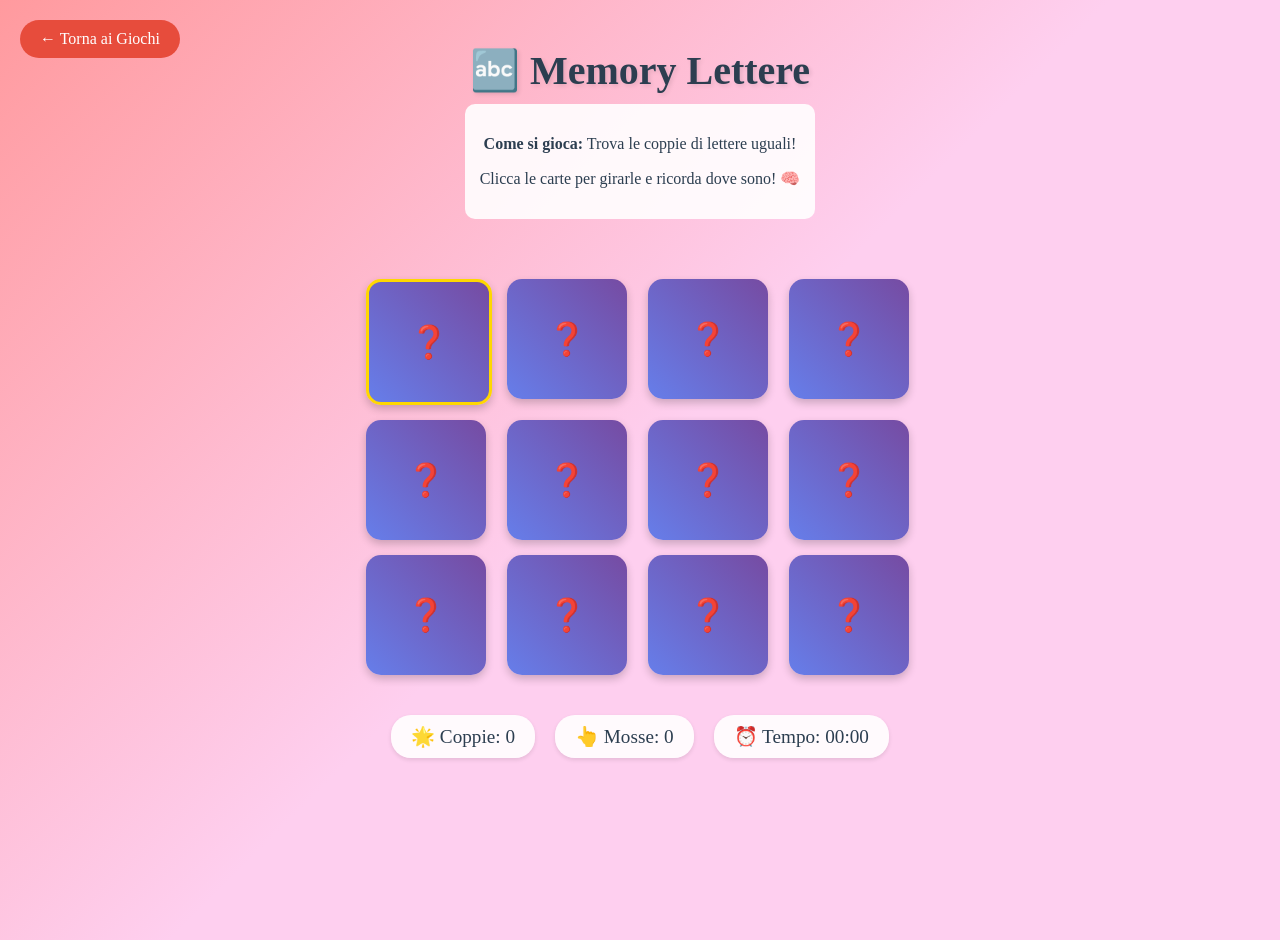
<file: games/educational/memory-letters/index.html>
<!DOCTYPE html>
<html lang="it">
<head>
    <meta charset="UTF-8">
    <meta name="viewport" content="width=device-width, initial-scale=1.0">
    <title>Memory Lettere - KidsPlay</title>
    <style>
        body {
            margin: 0;
            padding: 20px;
            background: linear-gradient(135deg, #ff9a9e 0%, #fecfef 50%, #fecfef 100%);
            font-family: 'Comic Sans MS', cursive;
            display: flex;
            flex-direction: column;
            align-items: center;
            min-height: 100vh;
        }
        
        .game-header {
            color: #2c3e50;
            text-align: center;
            margin-bottom: 20px;
        }
        
        .game-header h1 {
            font-size: 2.5rem;
            margin-bottom: 10px;
            text-shadow: 2px 2px 4px rgba(0,0,0,0.1);
        }
        
        .controls-info {
            background: rgba(255,255,255,0.9);
            padding: 15px;
            border-radius: 10px;
            margin-bottom: 20px;
            text-align: center;
        }
        
        .game-board {
            display: grid;
            grid-template-columns: repeat(4, 1fr);
            gap: 15px;
            max-width: 600px;
            margin: 20px auto;
        }
        
        .memory-card {
            width: 120px;
            height: 120px;
            background: linear-gradient(45deg, #667eea, #764ba2);
            border-radius: 15px;
            display: flex;
            align-items: center;
            justify-content: center;
            font-size: 3rem;
            color: white;
            cursor: pointer;
            transition: all 0.3s ease;
            box-shadow: 0 4px 8px rgba(0,0,0,0.2);
            position: relative;
            user-select: none;
        }
        
        .memory-card:hover {
            transform: translateY(-5px);
            box-shadow: 0 8px 16px rgba(0,0,0,0.3);
        }
        
        .memory-card.flipped {
            background: linear-gradient(45deg, #4CAF50, #8BC34A);
            transform: rotateY(180deg);
        }
        
        .memory-card.matched {
            background: linear-gradient(45deg, #FFD700, #FFA500);
            animation: bounce 0.6s ease;
        }
        
        .memory-card.wrong {
            background: linear-gradient(45deg, #FF6B6B, #FF8E8E);
            animation: shake 0.5s ease;
        }
        
        .card-back {
            font-size: 2rem;
            color: white;
        }
        
        .card-front {
            font-size: 3rem;
            display: none;
        }
        
        .memory-card.flipped .card-back {
            display: none;
        }
        
        .memory-card.flipped .card-front {
            display: block;
        }
        
        .game-info {
            display: flex;
            gap: 20px;
            margin-top: 20px;
            color: #2c3e50;
            font-size: 1.2rem;
        }
        
        .score-display, .moves-display, .time-display {
            background: rgba(255,255,255,0.9);
            padding: 10px 20px;
            border-radius: 20px;
            box-shadow: 0 2px 4px rgba(0,0,0,0.1);
        }
        
        .back-button {
            position: absolute;
            top: 20px;
            left: 20px;
            background: #e74c3c;
            color: white;
            border: none;
            padding: 10px 20px;
            border-radius: 25px;
            font-size: 1rem;
            cursor: pointer;
            text-decoration: none;
            display: flex;
            align-items: center;
            gap: 8px;
            transition: all 0.3s ease;
        }
        
        .back-button:hover {
            background: #c0392b;
            transform: translateY(-2px);
        }
        
        .victory-dialog {
            position: fixed;
            top: 50%;
            left: 50%;
            transform: translate(-50%, -50%);
            background: rgba(255,255,255,0.95);
            padding: 2rem;
            border-radius: 20px;
            text-align: center;
            display: none;
            box-shadow: 0 10px 20px rgba(0,0,0,0.3);
            z-index: 1000;
        }
        
        .restart-button {
            background: #4CAF50;
            color: white;
            border: none;
            padding: 10px 20px;
            border-radius: 15px;
            font-size: 1rem;
            cursor: pointer;
            margin-top: 1rem;
            font-family: inherit;
        }
        
        @keyframes bounce {
            0%, 20%, 53%, 80%, 100% { transform: translate3d(0,0,0); }
            40%, 43% { transform: translate3d(0,-10px,0); }
            70% { transform: translate3d(0,-5px,0); }
            90% { transform: translate3d(0,-2px,0); }
        }
        
        @keyframes shake {
            0%, 100% { transform: translateX(0); }
            25% { transform: translateX(-5px); }
            75% { transform: translateX(5px); }
        }
        
        @media (max-width: 768px) {
            .game-board {
                grid-template-columns: repeat(3, 1fr);
                gap: 10px;
                padding: 0 10px;
            }
            
            .memory-card {
                width: 90px;
                height: 90px;
                font-size: 2rem;
            }
        }
        
        @media (max-width: 480px) {
            .game-board {
                grid-template-columns: repeat(2, 1fr);
            }
            
            .memory-card {
                width: 80px;
                height: 80px;
                font-size: 1.8rem;
            }
        }
    </style>
</head>
<body>
    <a href="../../../index.html" class="back-button">
        ← Torna ai Giochi
    </a>
    
    <div class="game-header">
        <h1>🔤 Memory Lettere</h1>
        <div class="controls-info">
            <p><strong>Come si gioca:</strong> Trova le coppie di lettere uguali!</p>
            <p>Clicca le carte per girarle e ricorda dove sono! 🧠</p>
        </div>
    </div>
    
    <div class="game-board" id="gameBoard">
        <!-- Cards will be generated by JavaScript -->
    </div>
    
    <div class="game-info">
        <div class="score-display">
            🌟 Coppie: <span id="score">0</span>
        </div>
        <div class="moves-display">
            👆 Mosse: <span id="moves">0</span>
        </div>
        <div class="time-display">
            ⏰ Tempo: <span id="time">00:00</span>
        </div>
    </div>
    
    <div class="victory-dialog" id="victoryDialog">
        <h2>🎉 Bravissimo! 🎉</h2>
        <p>Hai trovato tutte le coppie!</p>
        <p>Tempo: <span id="finalTime">00:00</span></p>
        <p>Mosse: <span id="finalMoves">0</span></p>
        <button class="restart-button" onclick="restartGame()">Gioca ancora! 🚀</button>
    </div>

    <script>
        class MemoryGame {
            constructor() {
                this.letters = ['A', 'B', 'C', 'D', 'E', 'F', 'G', 'H'];
                this.cards = [];
                this.flippedCards = [];
                this.matchedPairs = 0;
                this.moves = 0;
                this.startTime = null;
                this.gameTime = 0;
                this.gameActive = false;
                this.difficulty = this.getDifficulty();
                
                this.init();
            }
            
            getDifficulty() {
                const params = new URLSearchParams(window.location.search);
                return params.get('difficulty') || 'easy';
            }
            
            init() {
                this.setupCards();
                this.startTimer();
                this.setupGamepadControls();
                this.gameActive = true;
            }
            
            setupCards() {
                // Adjust number of pairs based on difficulty
                let numPairs = this.difficulty === 'easy' ? 6 : 8;
                let gameLetters = this.letters.slice(0, numPairs);
                
                // Create pairs
                this.cards = [...gameLetters, ...gameLetters];
                this.shuffleCards();
                this.renderCards();
            }
            
            shuffleCards() {
                for (let i = this.cards.length - 1; i > 0; i--) {
                    const j = Math.floor(Math.random() * (i + 1));
                    [this.cards[i], this.cards[j]] = [this.cards[j], this.cards[i]];
                }
            }
            
            renderCards() {
                const gameBoard = document.getElementById('gameBoard');
                gameBoard.innerHTML = '';
                
                // Adjust grid for difficulty
                if (this.difficulty === 'easy') {
                    gameBoard.style.gridTemplateColumns = 'repeat(4, 1fr)';
                } else {
                    gameBoard.style.gridTemplateColumns = 'repeat(4, 1fr)';
                }
                
                this.cards.forEach((letter, index) => {
                    const card = document.createElement('div');
                    card.className = 'memory-card';
                    card.dataset.index = index;
                    card.dataset.letter = letter;
                    
                    card.innerHTML = `
                        <div class="card-back">❓</div>
                        <div class="card-front">${letter}</div>
                    `;
                    
                    card.addEventListener('click', () => this.flipCard(card, index));
                    gameBoard.appendChild(card);
                });
            }
            
            flipCard(cardElement, index) {
                if (!this.gameActive) return;
                if (cardElement.classList.contains('flipped')) return;
                if (this.flippedCards.length >= 2) return;
                
                // Start timer on first move
                if (!this.startTime) {
                    this.startTime = Date.now();
                }
                
                cardElement.classList.add('flipped');
                this.flippedCards.push({element: cardElement, index: index, letter: this.cards[index]});
                
                this.playSound('flip');
                
                if (this.flippedCards.length === 2) {
                    this.moves++;
                    document.getElementById('moves').textContent = this.moves;
                    
                    setTimeout(() => this.checkMatch(), 800);
                }
            }
            
            checkMatch() {
                const [card1, card2] = this.flippedCards;
                
                if (card1.letter === card2.letter) {
                    // Match found!
                    card1.element.classList.add('matched');
                    card2.element.classList.add('matched');
                    this.matchedPairs++;
                    
                    document.getElementById('score').textContent = this.matchedPairs;
                    this.playSound('success');
                    
                    // Check for victory
                    if (this.matchedPairs === this.cards.length / 2) {
                        this.gameWon();
                    }
                } else {
                    // No match
                    card1.element.classList.add('wrong');
                    card2.element.classList.add('wrong');
                    this.playSound('error');
                    
                    setTimeout(() => {
                        card1.element.classList.remove('flipped', 'wrong');
                        card2.element.classList.remove('flipped', 'wrong');
                    }, 1000);
                }
                
                this.flippedCards = [];
            }
            
            gameWon() {
                this.gameActive = false;
                const finalTime = this.formatTime(Math.floor((Date.now() - this.startTime) / 1000));
                
                document.getElementById('finalTime').textContent = finalTime;
                document.getElementById('finalMoves').textContent = this.moves;
                document.getElementById('victoryDialog').style.display = 'block';
                
                this.playSound('victory');
                this.celebrate();
            }
            
            celebrate() {
                // Add celebration animation to all cards
                const cards = document.querySelectorAll('.memory-card');
                cards.forEach((card, index) => {
                    setTimeout(() => {
                        card.style.animation = 'bounce 0.6s ease';
                    }, index * 100);
                });
            }
            
            startTimer() {
                setInterval(() => {
                    if (this.gameActive && this.startTime) {
                        const elapsed = Math.floor((Date.now() - this.startTime) / 1000);
                        document.getElementById('time').textContent = this.formatTime(elapsed);
                    }
                }, 1000);
            }
            
            formatTime(seconds) {
                const minutes = Math.floor(seconds / 60);
                const remainingSeconds = seconds % 60;
                return `${minutes.toString().padStart(2, '0')}:${remainingSeconds.toString().padStart(2, '0')}`;
            }
            
            setupGamepadControls() {
                let selectedCardIndex = 0;
                const cards = document.querySelectorAll('.memory-card');
                
                // Highlight first card
                if (cards[0]) {
                    cards[0].style.border = '3px solid #FFD700';
                }
                
                document.addEventListener('keydown', (e) => {
                    if (!this.gameActive) return;
                    
                    const cards = document.querySelectorAll('.memory-card');
                    
                    switch(e.code) {
                        case 'ArrowLeft':
                        case 'KeyA':
                            e.preventDefault();
                            this.moveSelection(cards, selectedCardIndex, -1);
                            selectedCardIndex = Math.max(0, selectedCardIndex - 1);
                            break;
                            
                        case 'ArrowRight':
                        case 'KeyD':
                            e.preventDefault();
                            this.moveSelection(cards, selectedCardIndex, 1);
                            selectedCardIndex = Math.min(cards.length - 1, selectedCardIndex + 1);
                            break;
                            
                        case 'ArrowUp':
                        case 'KeyW':
                            e.preventDefault();
                            const cardsPerRow = 4;
                            this.moveSelection(cards, selectedCardIndex, -cardsPerRow);
                            selectedCardIndex = Math.max(0, selectedCardIndex - cardsPerRow);
                            break;
                            
                        case 'ArrowDown':
                        case 'KeyS':
                            e.preventDefault();
                            const cardsPerRowDown = 4;
                            this.moveSelection(cards, selectedCardIndex, cardsPerRowDown);
                            selectedCardIndex = Math.min(cards.length - 1, selectedCardIndex + cardsPerRowDown);
                            break;
                            
                        case 'Space':
                        case 'Enter':
                            e.preventDefault();
                            if (cards[selectedCardIndex]) {
                                this.flipCard(cards[selectedCardIndex], selectedCardIndex);
                            }
                            break;
                    }
                });
                
                // Gamepad support
                this.checkGamepad(selectedCardIndex);
            }
            
            moveSelection(cards, currentIndex, direction) {
                // Remove highlight from current card
                if (cards[currentIndex]) {
                    cards[currentIndex].style.border = 'none';
                }
                
                // Add highlight to new card
                const newIndex = direction > 0 ? 
                    Math.min(cards.length - 1, currentIndex + Math.abs(direction)) :
                    Math.max(0, currentIndex - Math.abs(direction));
                    
                if (cards[newIndex]) {
                    cards[newIndex].style.border = '3px solid #FFD700';
                }
                
                return newIndex;
            }
            
            checkGamepad(selectedIndex) {
                const gamepads = navigator.getGamepads();
                if (gamepads[0]) {
                    const gp = gamepads[0];
                    
                    // D-pad navigation
                    if (gp.buttons[14] && gp.buttons[14].pressed) { // Left
                        // Handle gamepad left
                    }
                    if (gp.buttons[15] && gp.buttons[15].pressed) { // Right
                        // Handle gamepad right
                    }
                    if (gp.buttons[0] && gp.buttons[0].pressed) { // A button
                        // Handle gamepad select
                    }
                }
                
                requestAnimationFrame(() => this.checkGamepad(selectedIndex));
            }
            
            playSound(type) {
                try {
                    const audioContext = new (window.AudioContext || window.webkitAudioContext)();
                    const oscillator = audioContext.createOscillator();
                    const gainNode = audioContext.createGain();
                    
                    oscillator.connect(gainNode);
                    gainNode.connect(audioContext.destination);
                    
                    switch(type) {
                        case 'flip':
                            oscillator.frequency.value = 400;
                            gainNode.gain.setValueAtTime(0.2, audioContext.currentTime);
                            gainNode.gain.exponentialRampToValueAtTime(0.01, audioContext.currentTime + 0.2);
                            break;
                        case 'success':
                            oscillator.frequency.value = 523; // C5
                            gainNode.gain.setValueAtTime(0.3, audioContext.currentTime);
                            gainNode.gain.exponentialRampToValueAtTime(0.01, audioContext.currentTime + 0.4);
                            break;
                        case 'error':
                            oscillator.frequency.value = 200;
                            gainNode.gain.setValueAtTime(0.2, audioContext.currentTime);
                            gainNode.gain.exponentialRampToValueAtTime(0.01, audioContext.currentTime + 0.3);
                            break;
                        case 'victory':
                            // Victory fanfare
                            const notes = [523, 659, 784, 1047];
                            notes.forEach((note, i) => {
                                setTimeout(() => {
                                    const osc = audioContext.createOscillator();
                                    const gain = audioContext.createGain();
                                    osc.connect(gain);
                                    gain.connect(audioContext.destination);
                                    osc.frequency.value = note;
                                    gain.gain.setValueAtTime(0.3, audioContext.currentTime);
                                    gain.gain.exponentialRampToValueAtTime(0.01, audioContext.currentTime + 0.3);
                                    osc.start(audioContext.currentTime);
                                    osc.stop(audioContext.currentTime + 0.3);
                                }, i * 150);
                            });
                            return;
                    }
                    
                    oscillator.start(audioContext.currentTime);
                    oscillator.stop(audioContext.currentTime + 0.5);
                } catch (e) {
                    // Ignore audio errors
                }
            }
        }
        
        // Initialize game
        let game = new MemoryGame();
        
        function restartGame() {
            document.getElementById('victoryDialog').style.display = 'none';
            game = new MemoryGame();
            document.getElementById('score').textContent = '0';
            document.getElementById('moves').textContent = '0';
            document.getElementById('time').textContent = '00:00';
        }
        
        // Touch support for mobile
        document.addEventListener('touchstart', (e) => {
            // Handle touch events for mobile gameplay
        });
    </script>
</body>
</html>
</file>
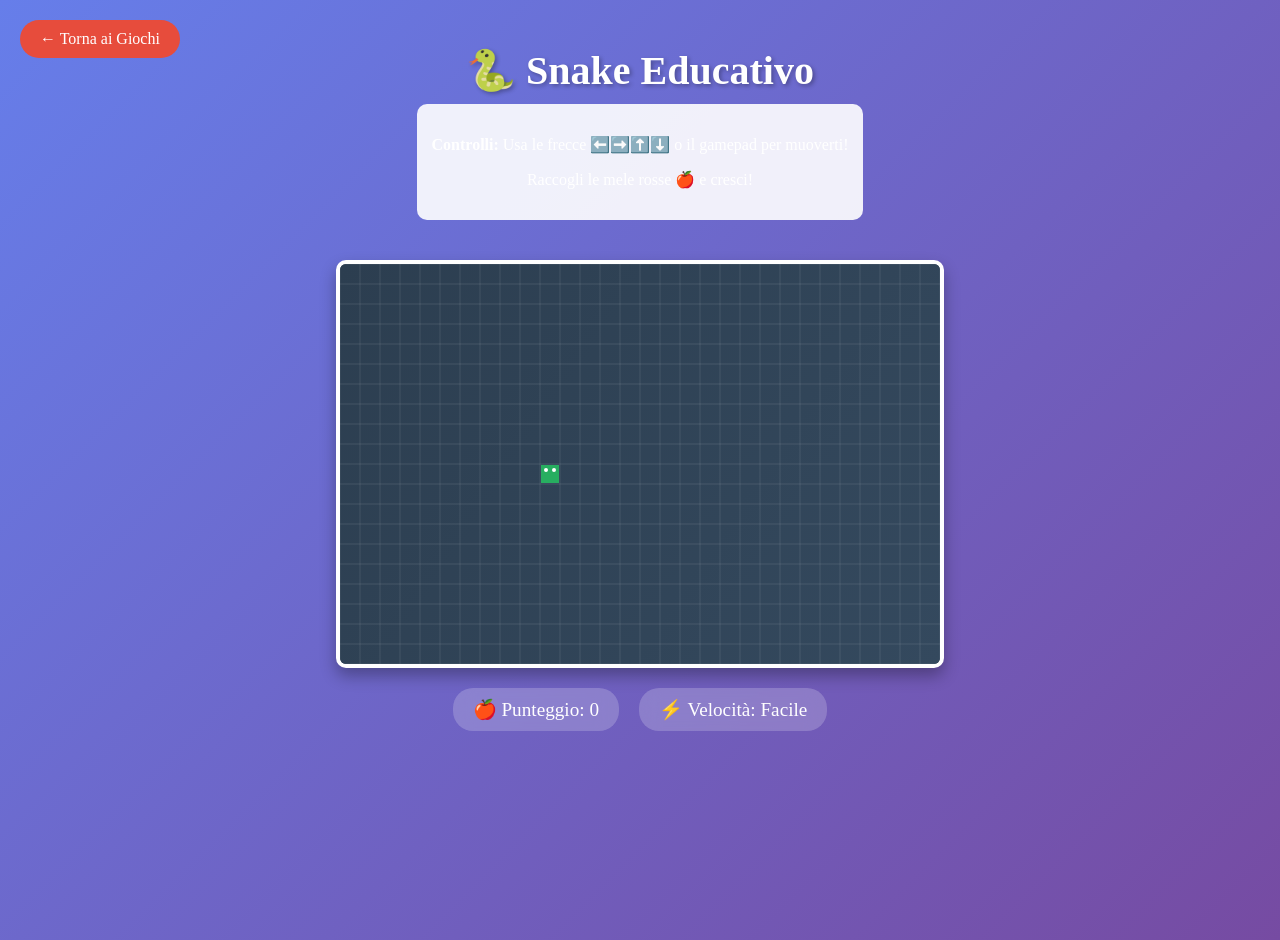
<file: games/educational/snake/index.html>
<!DOCTYPE html>
<html lang="it">
<head>
    <meta charset="UTF-8">
    <meta name="viewport" content="width=device-width, initial-scale=1.0">
    <title>Snake Educativo - KidsPlay</title>
    <style>
        body {
            margin: 0;
            padding: 20px;
            background: linear-gradient(135deg, #667eea 0%, #764ba2 100%);
            font-family: 'Comic Sans MS', cursive;
            display: flex;
            flex-direction: column;
            align-items: center;
            min-height: 100vh;
        }
        
        .game-header {
            color: white;
            text-align: center;
            margin-bottom: 20px;
        }
        
        .game-header h1 {
            font-size: 2.5rem;
            margin-bottom: 10px;
            text-shadow: 2px 2px 4px rgba(0,0,0,0.3);
        }
        
        .controls-info {
            background: rgba(255,255,255,0.9);
            padding: 15px;
            border-radius: 10px;
            margin-bottom: 20px;
            text-align: center;
        }
        
        #gameCanvas {
            border: 4px solid white;
            border-radius: 10px;
            background: #2c3e50;
            box-shadow: 0 8px 16px rgba(0,0,0,0.3);
        }
        
        .game-info {
            display: flex;
            gap: 20px;
            margin-top: 20px;
            color: white;
            font-size: 1.2rem;
        }
        
        .score-display, .level-display {
            background: rgba(255,255,255,0.2);
            padding: 10px 20px;
            border-radius: 20px;
            backdrop-filter: blur(10px);
        }
        
        .back-button {
            position: absolute;
            top: 20px;
            left: 20px;
            background: #e74c3c;
            color: white;
            border: none;
            padding: 10px 20px;
            border-radius: 25px;
            font-size: 1rem;
            cursor: pointer;
            text-decoration: none;
            display: flex;
            align-items: center;
            gap: 8px;
            transition: all 0.3s ease;
        }
        
        .back-button:hover {
            background: #c0392b;
            transform: translateY(-2px);
        }
        
        .game-over {
            position: absolute;
            top: 50%;
            left: 50%;
            transform: translate(-50%, -50%);
            background: rgba(0,0,0,0.9);
            color: white;
            padding: 2rem;
            border-radius: 20px;
            text-align: center;
            display: none;
        }
        
        .restart-button {
            background: #4CAF50;
            color: white;
            border: none;
            padding: 10px 20px;
            border-radius: 15px;
            font-size: 1rem;
            cursor: pointer;
            margin-top: 1rem;
        }
    </style>
</head>
<body>
    <a href="../../../index.html" class="back-button" id="backToCatalog">
        ← Torna ai Giochi
    </a>
    
    <div class="game-header">
        <h1>🐍 Snake Educativo</h1>
        <div class="controls-info">
            <p><strong>Controlli:</strong> Usa le frecce ⬅️➡️⬆️⬇️ o il gamepad per muoverti!</p>
            <p>Raccogli le mele rosse 🍎 e cresci!</p>
        </div>
    </div>
    
    <canvas id="gameCanvas" width="600" height="400"></canvas>
    
    <div class="game-info">
        <div class="score-display">
            🍎 Punteggio: <span id="score">0</span>
        </div>
        <div class="level-display">
            ⚡ Velocità: <span id="level">Facile</span>
        </div>
    </div>
    
    <div class="game-over" id="gameOverDialog">
        <h2>🎉 Ottimo lavoro!</h2>
        <p>Hai raccolto <span id="finalScore">0</span> mele!</p>
        <button class="restart-button" onclick="restartGame()">Gioca ancora! 🚀</button>
    </div>

    <script>
        // Snake Educational Game - Kid-friendly version
        class SnakeGame {
            constructor() {
                this.canvas = document.getElementById('gameCanvas');
                this.ctx = this.canvas.getContext('2d');
                this.gridSize = 20;
                this.tileCount = this.canvas.width / this.gridSize;
                
                // Game state
                this.snake = [{x: 10, y: 10}];
                this.food = this.generateFood();
                this.dx = 0;
                this.dy = 0;
                this.score = 0;
                this.isPlaying = false;
                this.gameSpeed = 200; // Kid-friendly slow speed
                
                this.init();
            }
            
            init() {
                this.setupControls();
                this.gameLoop();
                this.startInstructions();
            }
            
            startInstructions() {
                this.ctx.fillStyle = '#2c3e50';
                this.ctx.fillRect(0, 0, this.canvas.width, this.canvas.height);
                
                this.ctx.fillStyle = 'white';
                this.ctx.font = '24px Comic Sans MS';
                this.ctx.textAlign = 'center';
                this.ctx.fillText('Premi una freccia per iniziare!', this.canvas.width/2, this.canvas.height/2);
                this.ctx.textAlign = 'left';
            }
            
            setupControls() {
                document.addEventListener('keydown', (e) => {
                    if (!this.isPlaying) this.isPlaying = true;
                    
                    switch(e.code) {
                        case 'ArrowUp':
                        case 'KeyW':
                            if (this.dy === 0) { 
                                this.dx = 0; 
                                this.dy = -1; 
                                this.playSound('move');
                            }
                            break;
                        case 'ArrowDown':
                        case 'KeyS':
                            if (this.dy === 0) { 
                                this.dx = 0; 
                                this.dy = 1; 
                                this.playSound('move');
                            }
                            break;
                        case 'ArrowLeft':
                        case 'KeyA':
                            if (this.dx === 0) { 
                                this.dx = -1; 
                                this.dy = 0; 
                                this.playSound('move');
                            }
                            break;
                        case 'ArrowRight':
                        case 'KeyD':
                            if (this.dx === 0) { 
                                this.dx = 1; 
                                this.dy = 0; 
                                this.playSound('move');
                            }
                            break;
                    }
                });
                
                // Gamepad support
                this.checkGamepad();
            }
            
            checkGamepad() {
                const gamepads = navigator.getGamepads();
                if (gamepads[0]) {
                    const gp = gamepads[0];
                    
                    // D-pad controls
                    if (gp.buttons[12] && gp.buttons[12].pressed && this.dy === 0) {
                        this.dx = 0; this.dy = -1; this.isPlaying = true;
                    }
                    if (gp.buttons[13] && gp.buttons[13].pressed && this.dy === 0) {
                        this.dx = 0; this.dy = 1; this.isPlaying = true;
                    }
                    if (gp.buttons[14] && gp.buttons[14].pressed && this.dx === 0) {
                        this.dx = -1; this.dy = 0; this.isPlaying = true;
                    }
                    if (gp.buttons[15] && gp.buttons[15].pressed && this.dx === 0) {
                        this.dx = 1; this.dy = 0; this.isPlaying = true;
                    }
                }
                
                // Continue checking
                requestAnimationFrame(() => this.checkGamepad());
            }
            
            generateFood() {
                let newFood;
                do {
                    newFood = {
                        x: Math.floor(Math.random() * this.tileCount),
                        y: Math.floor(Math.random() * this.tileCount)
                    };
                } while (this.snake.some(segment => segment.x === newFood.x && segment.y === newFood.y));
                
                return newFood;
            }
            
            gameLoop() {
                if (this.isPlaying) {
                    this.update();
                }
                this.draw();
                
                setTimeout(() => {
                    this.gameLoop();
                }, this.gameSpeed);
            }
            
            update() {
                const head = {x: this.snake[0].x + this.dx, y: this.snake[0].y + this.dy};
                
                // Wrap around edges instead of game over (kid-friendly)
                head.x = (head.x + this.tileCount) % this.tileCount;
                head.y = (head.y + this.tileCount) % this.tileCount;
                
                // Check self collision (but make it forgiving)
                const selfCollision = this.snake.some(segment => segment.x === head.x && segment.y === head.y);
                if (selfCollision && this.snake.length > 3) {
                    this.gameOver();
                    return;
                }
                
                this.snake.unshift(head);
                
                // Check food collision
                if (head.x === this.food.x && head.y === this.food.y) {
                    this.score += 10;
                    this.food = this.generateFood();
                    document.getElementById('score').textContent = this.score;
                    this.playSound('collect');
                    
                    // Increase speed slightly (but keep it kid-friendly)
                    if (this.gameSpeed > 120) {
                        this.gameSpeed -= 5;
                    }
                } else {
                    this.snake.pop();
                }
            }
            
            draw() {
                // Clear canvas with gradient
                const gradient = this.ctx.createLinearGradient(0, 0, this.canvas.width, this.canvas.height);
                gradient.addColorStop(0, '#2c3e50');
                gradient.addColorStop(1, '#34495e');
                this.ctx.fillStyle = gradient;
                this.ctx.fillRect(0, 0, this.canvas.width, this.canvas.height);
                
                // Draw grid (subtle)
                this.ctx.strokeStyle = 'rgba(255,255,255,0.1)';
                this.ctx.lineWidth = 1;
                for (let i = 0; i <= this.tileCount; i++) {
                    this.ctx.beginPath();
                    this.ctx.moveTo(i * this.gridSize, 0);
                    this.ctx.lineTo(i * this.gridSize, this.canvas.height);
                    this.ctx.stroke();
                    
                    this.ctx.beginPath();
                    this.ctx.moveTo(0, i * this.gridSize);
                    this.ctx.lineTo(this.canvas.width, i * this.gridSize);
                    this.ctx.stroke();
                }
                
                // Draw snake with gradient
                this.snake.forEach((segment, index) => {
                    const alpha = 1 - (index * 0.1);
                    this.ctx.fillStyle = `rgba(39, 174, 96, ${Math.max(alpha, 0.3)})`;
                    this.ctx.fillRect(
                        segment.x * this.gridSize + 1, 
                        segment.y * this.gridSize + 1, 
                        this.gridSize - 2, 
                        this.gridSize - 2
                    );
                    
                    // Draw snake head eyes
                    if (index === 0) {
                        this.ctx.fillStyle = 'white';
                        this.ctx.beginPath();
                        this.ctx.arc(segment.x * this.gridSize + 6, segment.y * this.gridSize + 6, 2, 0, Math.PI * 2);
                        this.ctx.arc(segment.x * this.gridSize + 14, segment.y * this.gridSize + 6, 2, 0, Math.PI * 2);
                        this.ctx.fill();
                    }
                });
                
                // Draw food with pulsing effect
                const pulse = Math.sin(Date.now() * 0.01) * 0.2 + 0.8;
                this.ctx.fillStyle = `rgba(231, 76, 60, ${pulse})`;
                this.ctx.fillRect(
                    this.food.x * this.gridSize + 2, 
                    this.food.y * this.gridSize + 2, 
                    this.gridSize - 4, 
                    this.gridSize - 4
                );
                
                // Draw apple emoji on food
                this.ctx.font = '16px Arial';
                this.ctx.fillText('🍎', this.food.x * this.gridSize + 2, this.food.y * this.gridSize + 16);
            }
            
            playSound(type) {
                try {
                    const audioContext = new (window.AudioContext || window.webkitAudioContext)();
                    const oscillator = audioContext.createOscillator();
                    const gainNode = audioContext.createGain();
                    
                    oscillator.connect(gainNode);
                    gainNode.connect(audioContext.destination);
                    
                    if (type === 'collect') {
                        oscillator.frequency.value = 523; // C5
                        gainNode.gain.setValueAtTime(0.3, audioContext.currentTime);
                        gainNode.gain.exponentialRampToValueAtTime(0.01, audioContext.currentTime + 0.2);
                        oscillator.start(audioContext.currentTime);
                        oscillator.stop(audioContext.currentTime + 0.2);
                    } else if (type === 'move') {
                        oscillator.frequency.value = 200;
                        gainNode.gain.setValueAtTime(0.1, audioContext.currentTime);
                        gainNode.gain.exponentialRampToValueAtTime(0.01, audioContext.currentTime + 0.1);
                        oscillator.start(audioContext.currentTime);
                        oscillator.stop(audioContext.currentTime + 0.1);
                    }
                } catch (e) {
                    // Ignore audio errors
                }
            }
            
            gameOver() {
                this.isPlaying = false;
                document.getElementById('finalScore').textContent = this.score;
                document.getElementById('gameOverDialog').style.display = 'block';
            }
        }
        
        // Initialize game
        let game = new SnakeGame();
        
        function restartGame() {
            document.getElementById('gameOverDialog').style.display = 'none';
            game = new SnakeGame();
            document.getElementById('score').textContent = '0';
        }
        
        // Touch controls for mobile
        let touchStartX = 0;
        let touchStartY = 0;
        
        document.addEventListener('touchstart', (e) => {
            touchStartX = e.touches[0].clientX;
            touchStartY = e.touches[0].clientY;
        });
        
        document.addEventListener('touchend', (e) => {
            if (!touchStartX || !touchStartY) return;
            
            const touchEndX = e.changedTouches[0].clientX;
            const touchEndY = e.changedTouches[0].clientY;
            
            const deltaX = touchEndX - touchStartX;
            const deltaY = touchEndY - touchStartY;
            
            if (Math.abs(deltaX) > Math.abs(deltaY)) {
                // Horizontal swipe
                if (deltaX > 30 && game.dx === 0) {
                    game.dx = 1; game.dy = 0; game.isPlaying = true;
                } else if (deltaX < -30 && game.dx === 0) {
                    game.dx = -1; game.dy = 0; game.isPlaying = true;
                }
            } else {
                // Vertical swipe
                if (deltaY > 30 && game.dy === 0) {
                    game.dx = 0; game.dy = 1; game.isPlaying = true;
                } else if (deltaY < -30 && game.dy === 0) {
                    game.dx = 0; game.dy = -1; game.isPlaying = true;
                }
            }
            
            touchStartX = 0;
            touchStartY = 0;
        });
    </script>
</body>
</html>
</file>
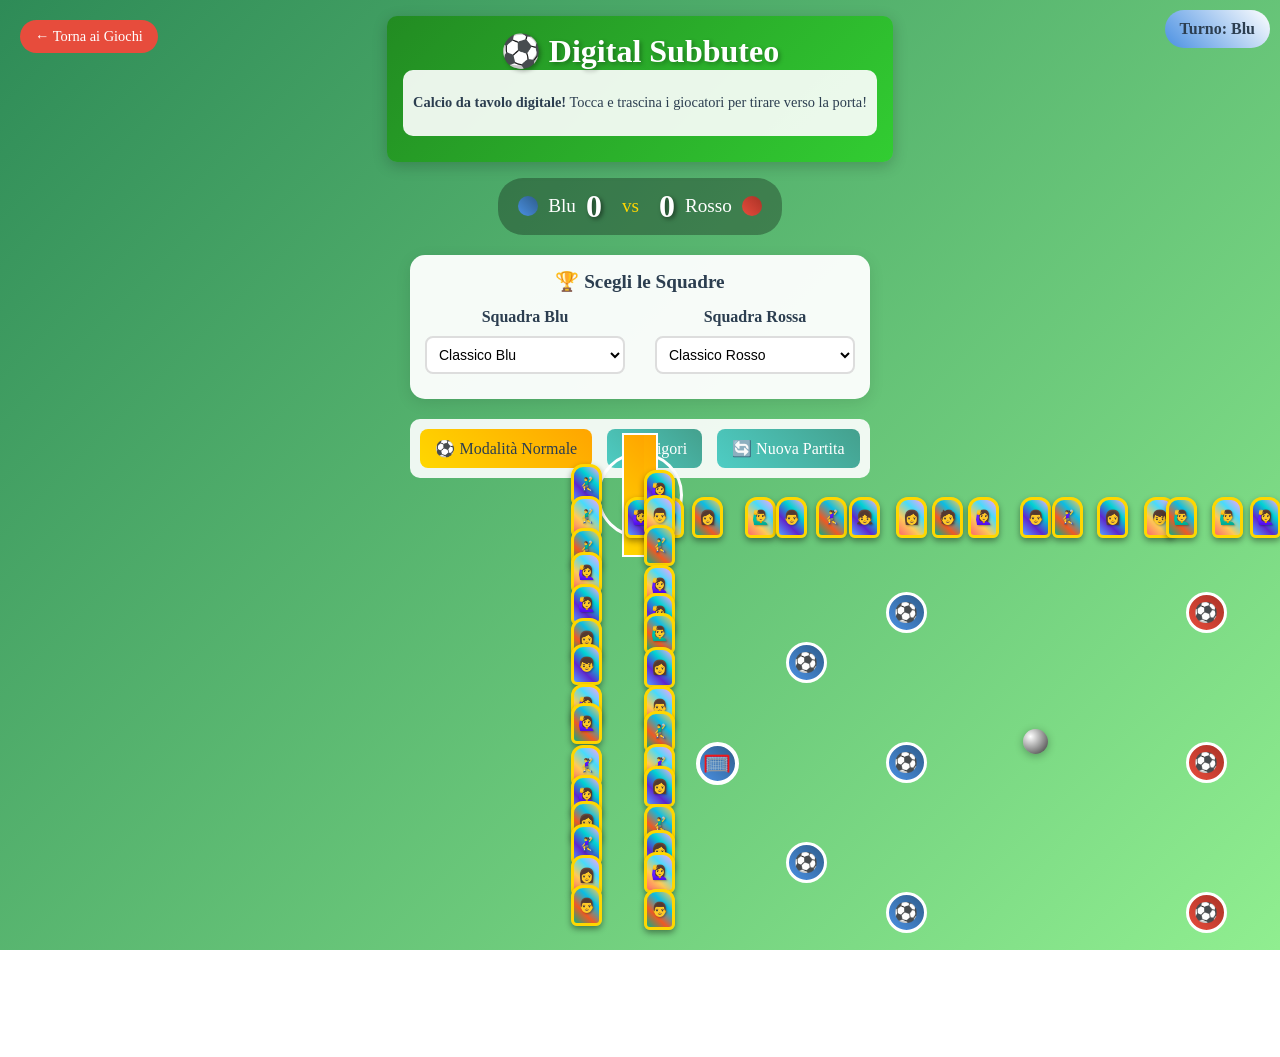
<file: src/frontend/games/adventure/digital-subbuteo/index.html>
<!DOCTYPE html>
<html lang="it">
<head>
    <meta charset="UTF-8">
    <meta name="viewport" content="width=device-width, initial-scale=1.0">
    <title>Digital Subbuteo - KidsPlay</title>
    <style>
        body {
            margin: 0;
            padding: 0;
            background: linear-gradient(135deg, #2E8B57 0%, #90EE90 100%);
            font-family: 'Comic Sans MS', cursive;
            display: flex;
            flex-direction: column;
            align-items: center;
            min-height: 100vh;
            overflow-x: hidden;
            padding-bottom: 50px;
        }
        
        .game-header {
            background: linear-gradient(135deg, #228B22 0%, #32CD32 100%);
            color: white;
            padding: 1rem;
            text-align: center;
            border-radius: 10px;
            margin: 1rem auto;
            max-width: 800px;
            box-shadow: 0 4px 15px rgba(0,0,0,0.2);
            z-index: 100;
        }
        
        .game-header h1 {
            font-size: 2rem;
            margin: 0;
            text-shadow: 2px 2px 4px rgba(0,0,0,0.3);
        }
        
        .controls-info {
            background: rgba(255,255,255,0.9);
            padding: 10px;
            border-radius: 10px;
            margin-bottom: 10px;
            text-align: center;
            color: #2c3e50;
            font-size: 0.9rem;
        }
        
        .game-field {
            width: 800px;
            height: 500px;
            background: linear-gradient(45deg, #228B22 0%, #32CD32 100%);
            border: 4px solid #FFFFFF;
            border-radius: 15px;
            position: relative;
            box-shadow: 0 8px 16px rgba(0,0,0,0.3);
        }
        
        .field-container {
            position: relative;
            display: inline-block;
        }
        
        .field-lines {
            position: absolute;
            top: 0;
            left: 0;
            width: 100%;
            height: 100%;
            pointer-events: none;
        }
        
        .center-line {
            position: absolute;
            left: 50%;
            top: 10%;
            bottom: 10%;
            width: 3px;
            background: white;
            transform: translateX(-50%);
        }
        
        .center-circle {
            position: absolute;
            left: 50%;
            top: 50%;
            width: 80px;
            height: 80px;
            border: 3px solid white;
            border-radius: 50%;
            transform: translate(-50%, -50%);
        }
        
        .goal {
            position: absolute;
            width: 20px;
            height: 120px;
            background: linear-gradient(45deg, #FFD700, #FFA500);
            border: 2px solid white;
            top: 50%;
            transform: translateY(-50%);
        }
        
        .goal.left {
            left: 0;
            border-left: none;
        }
        
        .goal.right {
            right: 0;
            border-right: none;
        }
        
        .player {
            position: absolute;
            width: 35px;
            height: 35px;
            border-radius: 50%;
            border: 3px solid white;
            cursor: pointer;
            transition: all 0.2s ease;
            display: flex;
            align-items: center;
            justify-content: center;
            font-size: 1.2rem;
            user-select: none;
        }
        
        .player:hover {
            transform: scale(1.1);
            box-shadow: 0 0 15px rgba(255,255,255,0.8);
        }
        
        .player.selected {
            box-shadow: 0 0 20px #FFD700;
            border-color: #FFD700;
        }
        
        .player.blue {
            background: linear-gradient(45deg, #4A90E2, #2E5C8A);
        }
        
        .player.red {
            background: linear-gradient(45deg, #E74C3C, #A93226);
        }
        
        .player.goalkeeper {
            border-width: 4px;
            font-size: 1.4rem;
        }
        
        .ball {
            position: absolute;
            width: 25px;
            height: 25px;
            background: radial-gradient(circle at 30% 30%, white, #333);
            border-radius: 50%;
            cursor: pointer;
            transition: all 0.1s ease;
            z-index: 10;
            box-shadow: 0 2px 8px rgba(0,0,0,0.3);
        }
        
        .ball:hover {
            transform: scale(1.1);
        }
        
        .ball.moving {
            transition: none;
        }
        
        .power-indicator {
            position: absolute;
            pointer-events: none;
            z-index: 15;
            display: none;
        }
        
        .power-line {
            stroke: #FFD700;
            stroke-width: 3;
            stroke-dasharray: 5,5;
            opacity: 0.8;
        }
        
        .toolbar {
            display: flex;
            gap: 15px;
            margin: 10px 0;
            padding: 10px;
            background: rgba(255,255,255,0.9);
            border-radius: 10px;
            align-items: center;
            flex-wrap: wrap;
            justify-content: center;
        }
        
        .team-selector {
            background: rgba(255,255,255,0.95);
            padding: 15px;
            border-radius: 15px;
            margin: 10px 0;
            box-shadow: 0 4px 15px rgba(0,0,0,0.1);
        }
        
        .team-selector h3 {
            text-align: center;
            margin: 0 0 15px 0;
            color: #2c3e50;
            font-size: 1.2rem;
        }
        
        .team-selection {
            display: flex;
            gap: 30px;
            justify-content: center;
            flex-wrap: wrap;
        }
        
        .team-column {
            min-width: 200px;
        }
        
        .team-column h4 {
            margin: 0 0 10px 0;
            text-align: center;
            color: #2c3e50;
        }
        
        .team-column select {
            width: 100%;
            padding: 8px;
            border: 2px solid #ddd;
            border-radius: 8px;
            font-size: 14px;
            background: white;
            margin-bottom: 10px;
        }
        
        .custom-team {
            background: #f8f9fa;
            padding: 10px;
            border-radius: 8px;
            border: 1px solid #ddd;
        }
        
        .custom-team input[type="text"] {
            width: 100%;
            padding: 8px;
            border: 1px solid #ddd;
            border-radius: 4px;
            margin-bottom: 10px;
            font-size: 14px;
        }
        
        .color-row {
            display: flex;
            gap: 10px;
            margin-bottom: 10px;
        }
        
        .color-row input[type="color"] {
            width: 50px;
            height: 35px;
            border: none;
            border-radius: 4px;
            cursor: pointer;
        }
        
        .custom-team button {
            background: linear-gradient(45deg, #4ECDC4, #44A08D);
            color: white;
            border: none;
            padding: 8px 15px;
            border-radius: 6px;
            cursor: pointer;
            font-size: 14px;
            width: 100%;
        }
        
        .custom-team button:hover {
            transform: translateY(-1px);
        }
        
        /* Modalità Rigori */
        .penalty-mode {
            position: fixed;
            top: 0;
            left: 0;
            width: 100%;
            height: 100%;
            background: linear-gradient(135deg, #2E8B57 0%, #90EE90 100%);
            z-index: 1000;
            display: flex;
            flex-direction: column;
            align-items: center;
            justify-content: center;
            padding: 20px;
        }
        
        .penalty-header {
            display: flex;
            justify-content: space-between;
            align-items: center;
            width: 100%;
            max-width: 800px;
            margin-bottom: 20px;
        }
        
        .penalty-header h2 {
            color: white;
            text-shadow: 2px 2px 4px rgba(0,0,0,0.5);
            margin: 0;
        }
        
        .close-penalty {
            background: #ff4757;
            color: white;
            border: none;
            padding: 10px 15px;
            border-radius: 8px;
            cursor: pointer;
            font-size: 14px;
        }
        
        .penalty-field {
            background: #2ECC71;
            width: 600px;
            height: 400px;
            border-radius: 10px;
            position: relative;
            border: 3px solid white;
            margin-bottom: 20px;
            box-shadow: 0 8px 25px rgba(0,0,0,0.3);
        }
        
        .penalty-goal {
            position: absolute;
            top: 20px;
            left: 50%;
            transform: translateX(-50%);
            width: 200px;
            height: 120px;
            background: #ddd;
            border: 4px solid white;
            border-bottom: none;
            border-radius: 8px 8px 0 0;
        }
        
        .penalty-goal-frame {
            position: absolute;
            inset: 0;
            border: 2px solid #888;
            border-bottom: none;
        }
        
        .goal-sections {
            position: absolute;
            inset: 0;
            display: grid;
            grid-template-columns: 1fr 1fr 1fr 1fr;
            grid-template-rows: 1fr 1fr;
            gap: 1px;
        }
        
        .goal-section {
            background: rgba(255,255,255,0.1);
            border: 1px dashed rgba(255,255,255,0.3);
            display: flex;
            align-items: center;
            justify-content: center;
            font-weight: bold;
            font-size: 18px;
            color: #333;
            cursor: pointer;
            transition: all 0.3s ease;
        }
        
        .goal-section:hover {
            background: rgba(255,215,0,0.3);
            transform: scale(1.05);
        }
        
        .goal-section.goalkeeper-choice {
            background: rgba(255,0,0,0.4);
            color: white;
        }
        
        .goal-section.shooter-choice {
            background: rgba(0,0,255,0.4);
            color: white;
        }
        
        .penalty-goalkeeper {
            position: absolute;
            bottom: -30px;
            left: 50%;
            transform: translateX(-50%);
            font-size: 32px;
            z-index: 10;
            transition: all 0.5s ease;
        }
        
        .penalty-ball {
            position: absolute;
            bottom: 80px;
            left: 50%;
            transform: translateX(-50%);
            font-size: 24px;
            z-index: 5;
            transition: all 1s ease;
        }
        
        .penalty-dot {
            position: absolute;
            bottom: 70px;
            left: 50%;
            transform: translateX(-50%);
            width: 20px;
            height: 20px;
            background: white;
            border-radius: 50%;
            border: 2px solid #333;
        }
        
        .penalty-controls {
            background: rgba(255,255,255,0.95);
            padding: 20px;
            border-radius: 15px;
            text-align: center;
            max-width: 600px;
            width: 100%;
        }
        
        .penalty-phase h3 {
            margin: 0 0 10px 0;
            color: #2c3e50;
        }
        
        .penalty-phase p {
            margin: 0 0 15px 0;
            color: #555;
        }
        
        .penalty-choices {
            display: flex;
            gap: 20px;
            justify-content: center;
            margin: 15px 0;
        }
        
        .choice-display {
            padding: 10px 15px;
            border-radius: 8px;
            background: #f8f9fa;
            border: 2px solid #ddd;
            color: #2c3e50;
            font-weight: bold;
            min-width: 150px;
        }
        
        .choice-display.selected {
            background: #e8f5e8;
            border-color: #28a745;
        }
        
        #penaltyExecute, #penaltyReset {
            background: linear-gradient(45deg, #4ECDC4, #44A08D);
            color: white;
            border: none;
            padding: 12px 25px;
            border-radius: 8px;
            cursor: pointer;
            font-size: 16px;
            margin: 0 10px;
            transition: all 0.3s ease;
        }
        
        #penaltyExecute:hover, #penaltyReset:hover {
            transform: translateY(-2px);
            box-shadow: 0 4px 15px rgba(0,0,0,0.2);
        }
        
        .tool-button {
            background: linear-gradient(45deg, #4ECDC4, #44A08D);
            color: white;
            border: none;
            padding: 10px 15px;
            border-radius: 8px;
            font-size: 1rem;
            cursor: pointer;
            transition: all 0.3s ease;
            font-family: inherit;
        }
        
        .tool-button:hover {
            transform: translateY(-2px);
            box-shadow: 0 4px 8px rgba(0,0,0,0.2);
        }
        
        .tool-button.active {
            background: linear-gradient(45deg, #FFD700, #FFA500);
            color: #2c3e50;
        }
        
        .scoreboard {
            display: flex;
            gap: 20px;
            color: white;
            font-size: 1.2rem;
            align-items: center;
            background: rgba(0,0,0,0.3);
            padding: 10px 20px;
            border-radius: 25px;
            margin-bottom: 10px;
        }
        
        .team-score {
            display: flex;
            align-items: center;
            gap: 10px;
        }
        
        .score {
            font-size: 2rem;
            font-weight: bold;
            text-shadow: 2px 2px 4px rgba(0,0,0,0.5);
        }
        
        .back-button {
            position: absolute;
            top: 20px;
            left: 20px;
            background: #e74c3c;
            color: white;
            border: none;
            padding: 8px 15px;
            border-radius: 20px;
            font-size: 0.9rem;
            cursor: pointer;
            text-decoration: none;
        }
        
        /* Tifosi animati */
        .crowd {
            position: absolute;
            z-index: 15;
            pointer-events: none;
        }
        
        .crowd.top {
            top: -45px;
            left: -30px;
            right: -30px;
            height: 40px;
        }
        
        .crowd.bottom {
            bottom: -65px;
            left: -30px;
            right: -30px;
            height: 65px;
        }
        
        .crowd.left {
            top: -30px;
            left: -65px;
            width: 65px;
            height: calc(100% + 60px);
        }
        
        .crowd.right {
            top: -30px;
            right: -65px;
            width: 65px;
            height: calc(100% + 60px);
        }
        
        .fan {
            position: absolute;
            width: 25px;
            height: 35px;
            border-radius: 12px 12px 6px 6px;
            background: linear-gradient(45deg, #ff6b6b, #feca57, #48dbfb, #ff9ff3);
            animation: cheer 1.5s ease-in-out infinite;
            font-size: 14px;
            display: flex;
            align-items: center;
            justify-content: center;
            text-shadow: 1px 1px 2px rgba(0,0,0,0.3);
            border: 3px solid #FFD700;
            box-shadow: 0 3px 6px rgba(0,0,0,0.4);
            z-index: 15;
        }
        
        .fan:nth-child(odd) {
            animation-delay: 0.5s;
            background: linear-gradient(45deg, #54a0ff, #5f27cd, #00d2d3, #ff9ff3);
        }
        
        .fan:nth-child(3n) {
            animation-delay: 1s;
            background: linear-gradient(45deg, #10ac84, #ee5a24, #0abde3, #feca57);
        }
        
        @keyframes cheer {
            0%, 100% { transform: translateY(0) scale(1); }
            25% { transform: translateY(-5px) scale(1.1); }
            50% { transform: translateY(-2px) scale(0.95); }
            75% { transform: translateY(-7px) scale(1.05); }
        }
        
        /* Traiettoria del personaggio */
        .trajectory-line {
            position: absolute;
            width: 3px;
            background: linear-gradient(45deg, #FFD700, #FFA500);
            border-radius: 2px;
            transform-origin: bottom center;
            pointer-events: none;
            z-index: 5;
            opacity: 0.8;
            box-shadow: 0 0 8px rgba(255, 215, 0, 0.6);
        }
        
        .back-button {
            display: flex;
            align-items: center;
            gap: 5px;
            transition: all 0.3s ease;
            z-index: 1000;
        }
        
        .back-button:hover {
            background: #c0392b;
            transform: translateY(-2px);
        }
        
        .turn-indicator {
            position: absolute;
            top: 10px;
            right: 10px;
            background: rgba(255,255,255,0.9);
            padding: 10px 15px;
            border-radius: 20px;
            color: #2c3e50;
            font-weight: bold;
            font-size: 1rem;
        }
        
        .celebration {
            position: fixed;
            top: 50%;
            left: 50%;
            transform: translate(-50%, -50%);
            background: rgba(255,255,255,0.95);
            padding: 30px;
            border-radius: 20px;
            text-align: center;
            display: none;
            box-shadow: 0 10px 30px rgba(0,0,0,0.3);
            z-index: 1000;
            color: #2c3e50;
        }
        
        .celebration h2 {
            font-size: 2.5rem;
            margin: 0 0 15px 0;
            color: #FFD700;
            text-shadow: 2px 2px 4px rgba(0,0,0,0.3);
        }
        
        @keyframes goal-celebration {
            0%, 100% { transform: translate(-50%, -50%) scale(1); }
            50% { transform: translate(-50%, -50%) scale(1.1); }
        }
        
        .celebration.show {
            display: block;
            animation: goal-celebration 0.6s ease-in-out 3;
        }
        
        @media (max-width: 768px) {
            .game-field {
                width: 95vw;
                height: 60vh;
                max-width: 700px;
            }
            
            .player {
                width: 30px;
                height: 30px;
                font-size: 1rem;
            }
            
            .ball {
                width: 20px;
                height: 20px;
            }
            
            .game-header h1 {
                font-size: 1.5rem;
            }
        }
    </style>
</head>
<body>
    <a href="../../../index.html" class="back-button">
        ← Torna ai Giochi
    </a>
    
    <div class="game-header">
        <h1>⚽ Digital Subbuteo</h1>
        <div class="controls-info">
            <p><strong>Calcio da tavolo digitale!</strong> Tocca e trascina i giocatori per tirare verso la porta!</p>
        </div>
    </div>
    
    <div class="scoreboard">
        <div class="team-score">
            <div style="width: 20px; height: 20px; background: linear-gradient(45deg, #4A90E2, #2E5C8A); border-radius: 50%;"></div>
            <span>Blu</span>
            <span class="score" id="blueScore">0</span>
        </div>
        <div style="color: #FFD700;">vs</div>
        <div class="team-score">
            <span class="score" id="redScore">0</span>
            <span>Rosso</span>
            <div style="width: 20px; height: 20px; background: linear-gradient(45deg, #E74C3C, #A93226); border-radius: 50%;"></div>
        </div>
    </div>
    
    <div class="turn-indicator" id="turnIndicator">
        Turno: <span id="currentTeam">Blu</span>
    </div>
    
    <!-- Selettore Squadre -->
    <div class="team-selector">
        <h3>🏆 Scegli le Squadre</h3>
        <div class="team-selection">
            <div class="team-column">
                <h4>Squadra Blu</h4>
                <select id="blueTeamSelect" onchange="changeTeam('blue', this.value)">
                    <option value="classic">Classico Blu</option>
                    <option value="inter">Inter</option>
                    <option value="italia">Italia</option>
                    <option value="inghilterra">Inghilterra</option>
                    <option value="chelsea">Chelsea</option>
                    <option value="manchester">Manchester City</option>
                    <option value="custom">Personalizzata...</option>
                </select>
                <div id="blueCustomTeam" class="custom-team" style="display: none;">
                    <input type="text" id="blueTeamName" placeholder="Nome squadra" maxlength="15">
                    <div class="color-row">
                        <input type="color" id="blueColor1" value="#4A90E2">
                        <input type="color" id="blueColor2" value="#2E5C8A">
                    </div>
                    <button onclick="applyCustomTeam('blue')">Applica</button>
                </div>
            </div>
            <div class="team-column">
                <h4>Squadra Rossa</h4>
                <select id="redTeamSelect" onchange="changeTeam('red', this.value)">
                    <option value="classic">Classico Rosso</option>
                    <option value="milan">Milan</option>
                    <option value="manchester">Manchester United</option>
                    <option value="inghilterra">Inghilterra</option>
                    <option value="italia">Italia</option>
                    <option value="custom">Personalizzata...</option>
                </select>
                <div id="redCustomTeam" class="custom-team" style="display: none;">
                    <input type="text" id="redTeamName" placeholder="Nome squadra" maxlength="15">
                    <div class="color-row">
                        <input type="color" id="redColor1" value="#E74C3C">
                        <input type="color" id="redColor2" value="#A93226">
                    </div>
                    <button onclick="applyCustomTeam('red')">Applica</button>
                </div>
            </div>
        </div>
    </div>

    <div class="toolbar">
        <div class="tool-button active" onclick="selectMode('normal')" id="normalMode">
            ⚽ Modalità Normale
        </div>
        <div class="tool-button" onclick="selectMode('skills')" id="skillsMode">
            🎯 Rigori
        </div>
        <div class="tool-button" onclick="resetGame()">
            🔄 Nuova Partita
        </div>
    </div>
    
    <div class="game-field" id="gameField">
        <!-- Tifosi animati -->
        <div class="crowd bottom" id="crowdBottom"></div>
        <div class="crowd left" id="crowdLeft"></div>
        <div class="crowd right" id="crowdRight"></div>
        
        <div class="field-lines">
            <div class="center-line"></div>
            <div class="center-circle"></div>
        </div>
        
        <div class="goal left"></div>
        <div class="goal right"></div>
        
        <!-- Players will be created by JavaScript -->
        <div class="ball" id="ball"></div>
        
        <svg class="power-indicator" id="powerIndicator">
            <line class="power-line" id="powerLine" x1="0" y1="0" x2="0" y2="0"></line>
        </svg>
    </div>
    
    <div class="celebration" id="celebration">
        <h2 id="celebrationTitle">🎉 GOAL! 🎉</h2>
        <p id="celebrationText">Ottimo tiro!</p>
        <button class="tool-button" onclick="closeCelebration()">Continua! ⚽</button>
    </div>

    <!-- Modalità Rigori -->
    <div class="penalty-mode" id="penaltyMode" style="display: none;">
        <div class="penalty-header">
            <h2>🎯 MODALITÀ RIGORI</h2>
            <button class="close-penalty" onclick="closePenaltyMode()">❌ Torna al Gioco</button>
        </div>
        
        <div class="penalty-field">
            <div class="penalty-goal">
                <div class="penalty-goal-frame"></div>
                <div class="goal-sections" id="goalSections">
                    <div class="goal-section" data-section="1">1</div>
                    <div class="goal-section" data-section="2">2</div>
                    <div class="goal-section" data-section="3">3</div>
                    <div class="goal-section" data-section="4">4</div>
                    <div class="goal-section" data-section="5">5</div>
                    <div class="goal-section" data-section="6">6</div>
                    <div class="goal-section" data-section="7">7</div>
                    <div class="goal-section" data-section="8">8</div>
                </div>
                <div class="penalty-goalkeeper" id="penaltyGoalkeeper">🥅</div>
            </div>
            
            <div class="penalty-ball" id="penaltyBall">⚽</div>
            <div class="penalty-dot"></div>
        </div>
        
        <div class="penalty-controls">
            <div class="penalty-phase" id="penaltyPhase">
                <h3>Fase 1: Il portiere sceglie dove tuffarsi</h3>
                <p>Portiere, clicca su una sezione della porta!</p>
            </div>
            <div class="penalty-choices">
                <div id="goalkeeperChoice" class="choice-display">Portiere: In attesa...</div>
                <div id="shooterChoice" class="choice-display">Tiratore: In attesa...</div>
            </div>
            <button id="penaltyExecute" onclick="executePenalty()" style="display: none;">⚽ CALCIO IL RIGORE!</button>
            <button id="penaltyReset" onclick="resetPenalty()">🔄 Nuovo Rigore</button>
        </div>
    </div>

    <script src="../../../js/user-manager.js"></script>
    <script>
        class DigitalSubbuteo {
            constructor() {
                this.gameField = document.getElementById('gameField');
                this.ball = document.getElementById('ball');
                this.powerIndicator = document.getElementById('powerIndicator');
                this.powerLine = document.getElementById('powerLine');
                
                this.fieldWidth = 800;
                this.fieldHeight = 500;
                this.gameMode = 'normal'; // 'normal' or 'skills'
                this.currentTurn = 'blue'; // 'blue' or 'red'
                this.selectedPlayer = null;
                this.isDragging = false;
                this.startDragPos = null;
                
                this.score = { blue: 0, red: 0 };
                this.maxGoals = 3;
                
                this.teams = {
                    blue: { players: [], color: 'blue', side: 'left' },
                    red: { players: [], color: 'red', side: 'right' }
                };
                
                this.ballPosition = { x: 400, y: 250 };
                this.ballVelocity = { x: 0, y: 0 };
                this.isMoving = false;
                
                this.init();
            }
            
            init() {
                this.setupPlayers();
                this.setupEventListeners();
                this.resetBall();
                this.updateUI();
                this.resizeField();
                this.createCrowd();
                
                // User management integration
                if (typeof initUserManager === 'function') {
                    initUserManager().then(() => {
                        console.log('Digital Subbuteo: User manager initialized');
                    }).catch(err => {
                        console.warn('Digital Subbuteo: User manager not available');
                    });
                }
            }
            
            setupPlayers() {
                // Clear existing players
                this.gameField.querySelectorAll('.player').forEach(p => p.remove());
                
                // Blue team (left side)
                const bluePositions = [
                    { x: 60, y: 250, type: 'goalkeeper' },  // Goalkeeper
                    { x: 150, y: 150, type: 'field' },      // Defender
                    { x: 150, y: 350, type: 'field' },      // Defender
                    { x: 250, y: 100, type: 'field' },      // Midfielder
                    { x: 250, y: 250, type: 'field' },      // Midfielder
                    { x: 250, y: 400, type: 'field' }       // Midfielder
                ];
                
                // Red team (right side)
                const redPositions = [
                    { x: 740, y: 250, type: 'goalkeeper' }, // Goalkeeper
                    { x: 650, y: 150, type: 'field' },      // Defender
                    { x: 650, y: 350, type: 'field' },      // Defender
                    { x: 550, y: 100, type: 'field' },      // Midfielder
                    { x: 550, y: 250, type: 'field' },      // Midfielder
                    { x: 550, y: 400, type: 'field' }       // Midfielder
                ];
                
                this.teams.blue.players = this.createTeam('blue', bluePositions);
                this.teams.red.players = this.createTeam('red', redPositions);
            }
            
            createTeam(color, positions) {
                const players = [];
                
                positions.forEach((pos, index) => {
                    const player = document.createElement('div');
                    player.className = `player ${color} ${pos.type}`;
                    player.style.left = pos.x + 'px';
                    player.style.top = pos.y + 'px';
                    player.textContent = pos.type === 'goalkeeper' ? '🥅' : '⚽';
                    player.dataset.team = color;
                    player.dataset.type = pos.type;
                    player.dataset.index = index;
                    
                    this.gameField.appendChild(player);
                    players.push({
                        element: player,
                        originalPos: { ...pos },
                        currentPos: { ...pos },
                        type: pos.type,
                        canMove: true
                    });
                });
                
                return players;
            }
            
            setupEventListeners() {
                // Mouse events
                this.gameField.addEventListener('mousedown', this.onMouseDown.bind(this));
                this.gameField.addEventListener('mousemove', this.onMouseMove.bind(this));
                this.gameField.addEventListener('mouseup', this.onMouseUp.bind(this));
                
                // Touch events
                this.gameField.addEventListener('touchstart', this.onTouchStart.bind(this));
                this.gameField.addEventListener('touchmove', this.onTouchMove.bind(this));
                this.gameField.addEventListener('touchend', this.onTouchEnd.bind(this));
                
                // Resize handler
                window.addEventListener('resize', this.resizeField.bind(this));
            }
            
            createCrowd() {
                const fanEmojis = ['🙋‍♂️', '🙋‍♀️', '👨', '👩', '🧑', '👦', '👧', '🤾‍♂️', '🤾‍♀️'];
                
                // Tifosi in basso
                const crowdBottom = document.getElementById('crowdBottom');
                if (crowdBottom) {
                    for (let i = 0; i < 20; i++) {
                        const fan = document.createElement('div');
                        fan.className = 'fan';
                        fan.textContent = fanEmojis[Math.floor(Math.random() * fanEmojis.length)];
                        fan.style.left = `${(i * 40) + Math.random() * 20}px`;
                        fan.style.animationDelay = `${Math.random() * 2}s`;
                        crowdBottom.appendChild(fan);
                    }
                }
                
                // Tifosi a sinistra (dietro la porta)
                const crowdLeft = document.getElementById('crowdLeft');
                if (crowdLeft) {
                    for (let i = 0; i < 15; i++) {
                        const fan = document.createElement('div');
                        fan.className = 'fan';
                        fan.textContent = fanEmojis[Math.floor(Math.random() * fanEmojis.length)];
                        fan.style.top = `${(i * 30) + Math.random() * 15}px`;
                        fan.style.animationDelay = `${Math.random() * 2}s`;
                        crowdLeft.appendChild(fan);
                    }
                }
                
                // Tifosi a destra (dietro la porta)
                const crowdRight = document.getElementById('crowdRight');
                if (crowdRight) {
                    for (let i = 0; i < 15; i++) {
                        const fan = document.createElement('div');
                        fan.className = 'fan';
                        fan.textContent = fanEmojis[Math.floor(Math.random() * fanEmojis.length)];
                        fan.style.top = `${(i * 30) + Math.random() * 15}px`;
                        fan.style.animationDelay = `${Math.random() * 2}s`;
                        crowdRight.appendChild(fan);
                    }
                }
            }
            
            onMouseDown(e) {
                if (this.isMoving) return;
                
                const rect = this.gameField.getBoundingClientRect();
                const x = e.clientX - rect.left;
                const y = e.clientY - rect.top;
                
                this.handleInteractionStart(x, y);
            }
            
            onMouseMove(e) {
                if (!this.isDragging) return;
                
                const rect = this.gameField.getBoundingClientRect();
                const x = e.clientX - rect.left;
                const y = e.clientY - rect.top;
                
                this.handleInteractionMove(x, y);
            }
            
            onMouseUp(e) {
                if (!this.isDragging) return;
                
                const rect = this.gameField.getBoundingClientRect();
                const x = e.clientX - rect.left;
                const y = e.clientY - rect.top;
                
                this.handleInteractionEnd(x, y);
            }
            
            onTouchStart(e) {
                e.preventDefault();
                if (this.isMoving) return;
                
                const touch = e.touches[0];
                const rect = this.gameField.getBoundingClientRect();
                const x = touch.clientX - rect.left;
                const y = touch.clientY - rect.top;
                
                this.handleInteractionStart(x, y);
            }
            
            onTouchMove(e) {
                e.preventDefault();
                if (!this.isDragging) return;
                
                const touch = e.touches[0];
                const rect = this.gameField.getBoundingClientRect();
                const x = touch.clientX - rect.left;
                const y = touch.clientY - rect.top;
                
                this.handleInteractionMove(x, y);
            }
            
            onTouchEnd(e) {
                e.preventDefault();
                if (!this.isDragging) return;
                
                this.handleInteractionEnd(0, 0);
            }
            
            handleInteractionStart(x, y) {
                const clickedElement = document.elementFromPoint(
                    x + this.gameField.getBoundingClientRect().left,
                    y + this.gameField.getBoundingClientRect().top
                );
                
                // Check if clicked on a player from current team
                if (clickedElement && clickedElement.classList.contains('player')) {
                    const team = clickedElement.dataset.team;
                    if (team === this.currentTurn) {
                        this.selectedPlayer = clickedElement;
                        this.isDragging = true;
                        this.startDragPos = { x, y };
                        
                        // Highlight selected player
                        this.clearSelection();
                        clickedElement.classList.add('selected');
                        
                        return;
                    }
                }
                
                // Check if clicked on ball (for direct kicks)
                const ballRect = this.ball.getBoundingClientRect();
                const fieldRect = this.gameField.getBoundingClientRect();
                const ballX = ballRect.left + ballRect.width/2 - fieldRect.left;
                const ballY = ballRect.top + ballRect.height/2 - fieldRect.top;
                
                const ballDistance = Math.sqrt((x - ballX)**2 + (y - ballY)**2);
                if (ballDistance < 25) {
                    this.isDragging = true;
                    this.startDragPos = { x: ballX, y: ballY };
                    this.selectedPlayer = 'ball';
                }
            }
            
            handleInteractionMove(x, y) {
                if (!this.isDragging || !this.startDragPos) return;
                
                const dx = x - this.startDragPos.x;
                const dy = y - this.startDragPos.y;
                const distance = Math.sqrt(dx*dx + dy*dy);
                
                // Show power indicator for both ball and players
                this.powerIndicator.style.display = 'block';
                this.powerLine.setAttribute('x1', this.startDragPos.x);
                this.powerLine.setAttribute('y1', this.startDragPos.y);
                this.powerLine.setAttribute('x2', x);
                this.powerLine.setAttribute('y2', y);
                
                // Change line color and thickness based on power
                const maxPower = 150;
                const power = Math.min(distance / maxPower, 1);
                const hue = (1 - power) * 120; // Green to red
                const thickness = 2 + power * 4; // Line gets thicker with more power
                
                this.powerLine.style.stroke = `hsl(${hue}, 80%, 50%)`;
                this.powerLine.style.strokeWidth = thickness;
                
                // Show player trajectory if a player is selected (not ball)
                if (this.selectedPlayer && this.selectedPlayer !== 'ball') {
                    this.showPlayerTrajectory(dx, dy, power);
                }
                
                // Add power text indicator
                if (!this.powerText) {
                    this.powerText = document.createElement('div');
                    this.powerText.style.position = 'absolute';
                    this.powerText.style.background = 'rgba(0,0,0,0.8)';
                    this.powerText.style.color = 'white';
                    this.powerText.style.padding = '4px 8px';
                    this.powerText.style.borderRadius = '4px';
                    this.powerText.style.fontSize = '12px';
                    this.powerText.style.fontWeight = 'bold';
                    this.powerText.style.pointerEvents = 'none';
                    this.powerText.style.zIndex = '1000';
                    this.gameField.appendChild(this.powerText);
                }
                
                // Update power text
                const powerPercent = Math.round(power * 100);
                this.powerText.textContent = `Forza: ${powerPercent}%`;
                this.powerText.style.left = (x + 15) + 'px';
                this.powerText.style.top = (y - 30) + 'px';
                this.powerText.style.display = 'block';
                this.powerText.style.color = `hsl(${hue}, 80%, 90%)`;
            }
            
            handleInteractionEnd(x, y) {
                if (!this.isDragging || !this.startDragPos) return;
                
                const dx = x - this.startDragPos.x;
                const dy = y - this.startDragPos.y;
                const distance = Math.sqrt(dx*dx + dy*dy);
                
                // Hide power indicators and trajectory
                this.powerIndicator.style.display = 'none';
                if (this.powerText) {
                    this.powerText.style.display = 'none';
                }
                this.hidePlayerTrajectory();
                
                if (distance > 10) { // Minimum drag distance
                    if (this.selectedPlayer === 'ball') {
                        this.kickBall(-dx, -dy, distance);
                    } else if (this.selectedPlayer) {
                        this.movePlayer(this.selectedPlayer, -dx, -dy, distance);
                    }
                    
                    this.switchTurn();
                }
                
                this.clearSelection();
                this.isDragging = false;
                this.selectedPlayer = null;
                this.startDragPos = null;
            }
            
            movePlayer(playerElement, dx, dy, power) {
                const maxDistance = 100;
                const actualPower = Math.min(power / 150, 1);
                
                const currentLeft = parseInt(playerElement.style.left);
                const currentTop = parseInt(playerElement.style.top);
                
                const newX = Math.max(30, Math.min(this.fieldWidth - 30, 
                    currentLeft + dx * actualPower * maxDistance / 150));
                const newY = Math.max(30, Math.min(this.fieldHeight - 30, 
                    currentTop + dy * actualPower * maxDistance / 150));
                
                // Start animated movement with collision checking
                this.animatePlayerMovement(playerElement, currentLeft, currentTop, newX, newY, actualPower);
                
                this.playSound('move');
            }
            
            animatePlayerMovement(playerElement, startX, startY, endX, endY, power) {
                const startTime = performance.now();
                const duration = 500; // 0.5 seconds
                let collisionTriggered = false;
                
                const animate = (currentTime) => {
                    const elapsed = currentTime - startTime;
                    const progress = Math.min(elapsed / duration, 1);
                    
                    // Easing function for smooth movement
                    const easedProgress = 1 - Math.pow(1 - progress, 3); // Ease-out cubic
                    
                    // Calculate current position
                    const currentX = startX + (endX - startX) * easedProgress;
                    const currentY = startY + (endY - startY) * easedProgress;
                    
                    // Update player position
                    playerElement.style.left = currentX + 'px';
                    playerElement.style.top = currentY + 'px';
                    
                    // Check for ball collision only once during movement
                    if (!collisionTriggered && progress > 0.1 && progress < 0.9) {
                        const playerCenterX = currentX + 15; // Player radius
                        const playerCenterY = currentY + 15;
                        const ballX = this.ballPosition.x;
                        const ballY = this.ballPosition.y;
                        
                        const distance = Math.sqrt(
                            (playerCenterX - ballX) ** 2 + 
                            (playerCenterY - ballY) ** 2
                        );
                        
                        if (distance <= 27.5) { // Player radius + ball radius
                            collisionTriggered = true;
                            
                            // Calculate kick direction from player to ball
                            const kickDirection = {
                                x: ballX - playerCenterX,
                                y: ballY - playerCenterY
                            };
                            
                            // Normalize the direction
                            const length = Math.sqrt(kickDirection.x * kickDirection.x + kickDirection.y * kickDirection.y);
                            if (length > 0) {
                                kickDirection.x /= length;
                                kickDirection.y /= length;
                            }
                            
                            // Calculate kick force based on player movement power
                            const kickForce = power * 8;
                            
                            // Apply force to ball
                            this.ballVelocity.x = kickDirection.x * kickForce;
                            this.ballVelocity.y = kickDirection.y * kickForce;
                            this.isMoving = true;
                            this.ball.classList.add('moving');
                            this.animateBall();
                            this.playSound('kick');
                        }
                    }
                    
                    // Continue animation if not finished
                    if (progress < 1) {
                        requestAnimationFrame(animate);
                    } else {
                        // Reset transition style for future moves
                        playerElement.style.transition = 'all 0.2s ease';
                    }
                };
                
                // Remove CSS transition and start manual animation
                playerElement.style.transition = 'none';
                requestAnimationFrame(animate);
            }
            
            showPlayerTrajectory(dx, dy, power) {
                // Remove old trajectory
                this.hidePlayerTrajectory();
                
                if (!this.selectedPlayer || this.selectedPlayer === 'ball') return;
                
                const playerRect = this.selectedPlayer.getBoundingClientRect();
                const fieldRect = this.gameField.getBoundingClientRect();
                const startX = playerRect.left + playerRect.width/2 - fieldRect.left;
                const startY = playerRect.top + playerRect.height/2 - fieldRect.top;
                
                // Calculate movement parameters
                const maxDistance = 100;
                const actualPower = Math.min(Math.sqrt(dx*dx + dy*dy) / 150, 1);
                const moveDistance = actualPower * maxDistance;
                
                // Calculate trajectory points
                const steps = 8;
                this.trajectoryPoints = [];
                
                for (let i = 1; i <= steps; i++) {
                    const progress = i / steps;
                    const easedProgress = 1 - Math.pow(1 - progress, 3); // Same easing as movement
                    
                    const pointX = startX + (-dx / 150) * moveDistance * easedProgress;
                    const pointY = startY + (-dy / 150) * moveDistance * easedProgress;
                    
                    // Check boundaries
                    const boundedX = Math.max(30, Math.min(this.fieldWidth - 30, pointX));
                    const boundedY = Math.max(30, Math.min(this.fieldHeight - 30, pointY));
                    
                    // Create trajectory point
                    const point = document.createElement('div');
                    point.className = 'trajectory-line';
                    point.style.left = boundedX + 'px';
                    point.style.top = boundedY + 'px';
                    point.style.width = '6px';
                    point.style.height = '6px';
                    point.style.borderRadius = '50%';
                    point.style.opacity = 1 - (progress * 0.7); // Fade out towards end
                    point.style.animationDelay = `${progress * 0.5}s`;
                    
                    this.gameField.appendChild(point);
                    this.trajectoryPoints.push(point);
                }
            }
            
            hidePlayerTrajectory() {
                if (this.trajectoryPoints) {
                    this.trajectoryPoints.forEach(point => {
                        if (point.parentNode) {
                            point.parentNode.removeChild(point);
                        }
                    });
                    this.trajectoryPoints = [];
                }
            }
            
            kickBall(dx, dy, power) {
                const maxPower = 8;
                
                // Normalizza la direzione per evitare bias direzionali
                const distance = Math.sqrt(dx * dx + dy * dy);
                if (distance > 0) {
                    const normalizedDx = dx / distance;
                    const normalizedDy = dy / distance;
                    const actualPower = Math.min(power / 150, 1);
                    
                    this.ballVelocity.x = normalizedDx * maxPower * actualPower;
                    this.ballVelocity.y = normalizedDy * maxPower * actualPower;
                } else {
                    this.ballVelocity.x = 0;
                    this.ballVelocity.y = 0;
                }
                
                this.isMoving = true;
                this.ball.classList.add('moving');
                this.animateBall();
                
                this.playSound('kick');
            }
            
            animateBall() {
                if (!this.isMoving) return;
                
                // Update position
                this.ballPosition.x += this.ballVelocity.x;
                this.ballPosition.y += this.ballVelocity.y;
                
                // Apply friction
                this.ballVelocity.x *= 0.98;
                this.ballVelocity.y *= 0.98;
                
                // Check ball-player collisions
                this.checkBallPlayerCollisions();
                
                // Boundary collisions
                if (this.ballPosition.x < 12.5) {
                    this.ballPosition.x = 12.5;
                    this.ballVelocity.x = -this.ballVelocity.x * 0.8;
                }
                if (this.ballPosition.x > this.fieldWidth - 12.5) {
                    this.ballPosition.x = this.fieldWidth - 12.5;
                    this.ballVelocity.x = -this.ballVelocity.x * 0.8;
                }
                if (this.ballPosition.y < 12.5) {
                    this.ballPosition.y = 12.5;
                    this.ballVelocity.y = -this.ballVelocity.y * 0.8;
                }
                if (this.ballPosition.y > this.fieldHeight - 12.5) {
                    this.ballPosition.y = this.fieldHeight - 12.5;
                    this.ballVelocity.y = -this.ballVelocity.y * 0.8;
                }
                
                // Check for goals
                this.checkGoal();
                
                // Update ball position
                this.ball.style.left = (this.ballPosition.x - 12.5) + 'px';
                this.ball.style.top = (this.ballPosition.y - 12.5) + 'px';
                
                // Check if ball stopped
                if (Math.abs(this.ballVelocity.x) < 0.1 && Math.abs(this.ballVelocity.y) < 0.1) {
                    this.isMoving = false;
                    this.ball.classList.remove('moving');
                    this.ballVelocity = { x: 0, y: 0 };
                } else {
                    requestAnimationFrame(() => this.animateBall());
                }
            }
            
            checkBallPlayerCollisions() {
                const ballRadius = 12.5;
                const playerRadius = 15;
                const collisionDistance = ballRadius + playerRadius;
                
                // Check all players
                const allPlayers = document.querySelectorAll('.player');
                allPlayers.forEach(player => {
                    const playerRect = player.getBoundingClientRect();
                    const fieldRect = this.gameField.getBoundingClientRect();
                    
                    const playerX = (playerRect.left + playerRect.width/2) - fieldRect.left;
                    const playerY = (playerRect.top + playerRect.height/2) - fieldRect.top;
                    
                    const distance = Math.sqrt(
                        (this.ballPosition.x - playerX) ** 2 + 
                        (this.ballPosition.y - playerY) ** 2
                    );
                    
                    if (distance <= collisionDistance) {
                        // Calculate bounce direction
                        const bounceX = (this.ballPosition.x - playerX) / distance;
                        const bounceY = (this.ballPosition.y - playerY) / distance;
                        
                        // Reflect velocity with some energy loss
                        this.ballVelocity.x = bounceX * Math.abs(this.ballVelocity.x) * 0.7;
                        this.ballVelocity.y = bounceY * Math.abs(this.ballVelocity.y) * 0.7;
                        
                        // Push ball away from player to prevent sticking
                        this.ballPosition.x = playerX + bounceX * collisionDistance;
                        this.ballPosition.y = playerY + bounceY * collisionDistance;
                        
                        this.playSound('kick');
                    }
                });
            }
            
            checkGoal() {
                // Left goal (red team scores)
                if (this.ballPosition.x <= 20 && this.ballPosition.y >= 190 && this.ballPosition.y <= 310) {
                    this.goal('red');
                    return;
                }
                
                // Right goal (blue team scores)
                if (this.ballPosition.x >= this.fieldWidth - 20 && this.ballPosition.y >= 190 && this.ballPosition.y <= 310) {
                    this.goal('blue');
                    return;
                }
            }
            
            goal(team) {
                this.score[team]++;
                this.isMoving = false;
                this.ballVelocity = { x: 0, y: 0 };
                
                // Show celebration
                const teamName = team === 'blue' ? 'Blu' : 'Rosso';
                document.getElementById('celebrationTitle').textContent = `🎉 GOAL ${teamName.toUpperCase()}! 🎉`;
                document.getElementById('celebrationText').textContent = `Fantastico tiro della squadra ${teamName}!`;
                document.getElementById('celebration').classList.add('show');
                
                this.playSound('goal');
                this.updateUI();
                
                // Check for match end
                if (this.score[team] >= this.maxGoals) {
                    setTimeout(() => {
                        this.endMatch(team);
                    }, 3000);
                } else {
                    setTimeout(() => {
                        this.resetAfterGoal();
                    }, 2000);
                }
            }
            
            resetAfterGoal() {
                this.setupPlayers();
                this.resetBall();
                this.currentTurn = 'blue';
                this.updateUI();
            }
            
            endMatch(winner) {
                const winnerName = winner === 'blue' ? 'Blu' : 'Rosso';
                document.getElementById('celebrationTitle').textContent = `🏆 VITTORIA ${winnerName.toUpperCase()}! 🏆`;
                document.getElementById('celebrationText').textContent = `La squadra ${winnerName} ha vinto la partita!`;
                
                setTimeout(() => {
                    this.resetGame();
                }, 3000);
            }
            
            resetGame() {
                this.score = { blue: 0, red: 0 };
                this.currentTurn = 'blue';
                this.setupPlayers();
                this.resetBall();
                this.updateUI();
                this.closeCelebration();
                
                // Riapplica le selezioni delle squadre
                setTimeout(() => {
                    this.applyCurrentTeamSelections();
                }, 100);
            }
            
            applyCurrentTeamSelections() {
                // Riapplica le selezioni correnti delle squadre
                const blueSelect = document.getElementById('blueTeamSelect');
                const redSelect = document.getElementById('redTeamSelect');
                
                if (blueSelect && blueSelect.value !== 'classic') {
                    changeTeam('blue', blueSelect.value);
                }
                if (redSelect && redSelect.value !== 'classic') {
                    changeTeam('red', redSelect.value);
                }
            }
            
            resetBall() {
                this.ballPosition = { x: this.fieldWidth / 2, y: this.fieldHeight / 2 };
                this.ballVelocity = { x: 0, y: 0 };
                this.isMoving = false;
                this.ball.classList.remove('moving');
                this.ball.style.left = (this.ballPosition.x - 12.5) + 'px';
                this.ball.style.top = (this.ballPosition.y - 12.5) + 'px';
            }
            
            switchTurn() {
                this.currentTurn = this.currentTurn === 'blue' ? 'red' : 'blue';
                this.updateUI();
            }
            
            clearSelection() {
                this.gameField.querySelectorAll('.player.selected').forEach(p => {
                    p.classList.remove('selected');
                });
            }
            
            updateUI() {
                document.getElementById('blueScore').textContent = this.score.blue;
                document.getElementById('redScore').textContent = this.score.red;
                document.getElementById('currentTeam').textContent = this.currentTurn === 'blue' ? 'Blu' : 'Rosso';
                
                const indicator = document.getElementById('turnIndicator');
                indicator.style.background = this.currentTurn === 'blue' ? 
                    'linear-gradient(45deg, #4A90E2, #ffffff)' : 
                    'linear-gradient(45deg, #E74C3C, #ffffff)';
            }
            
            selectMode(mode) {
                this.gameMode = mode;
                
                // Update mode buttons
                document.querySelectorAll('.tool-button').forEach(btn => {
                    btn.classList.remove('active');
                });
                document.getElementById(mode + 'Mode').classList.add('active');
                
                if (mode === 'skills') {
                    this.startSkillsMode();
                }
            }
            
            startSkillsMode() {
                // Apri la modalità rigori dedicata
                document.getElementById('penaltyMode').style.display = 'flex';
                resetPenalty();
            }
            
            resizeField() {
                const container = this.gameField;
                const containerRect = container.getBoundingClientRect();
                
                if (window.innerWidth <= 768) {
                    this.fieldWidth = Math.min(containerRect.width, 700);
                    this.fieldHeight = this.fieldWidth * 0.625; // Maintain aspect ratio
                    container.style.width = this.fieldWidth + 'px';
                    container.style.height = this.fieldHeight + 'px';
                }
            }
            
            playSound(type) {
                try {
                    const audioContext = new (window.AudioContext || window.webkitAudioContext)();
                    
                    switch (type) {
                        case 'kick':
                            this.playTone(audioContext, 200, 0.1);
                            break;
                        case 'goal':
                            const goalNotes = [523, 659, 784, 1047];
                            goalNotes.forEach((note, i) => {
                                setTimeout(() => this.playTone(audioContext, note, 0.3), i * 200);
                            });
                            break;
                        case 'move':
                            this.playTone(audioContext, 300, 0.05);
                            break;
                    }
                } catch (e) {
                    // Ignore audio errors
                }
            }
            
            playTone(audioContext, frequency, duration) {
                const oscillator = audioContext.createOscillator();
                const gainNode = audioContext.createGain();
                
                oscillator.connect(gainNode);
                gainNode.connect(audioContext.destination);
                
                oscillator.frequency.value = frequency;
                oscillator.type = 'sine';
                
                gainNode.gain.setValueAtTime(0.1, audioContext.currentTime);
                gainNode.gain.exponentialRampToValueAtTime(0.01, audioContext.currentTime + duration);
                
                oscillator.start(audioContext.currentTime);
                oscillator.stop(audioContext.currentTime + duration);
            }
        }
        
        // Initialize game
        let game = new DigitalSubbuteo();
        
        function selectMode(mode) {
            game.selectMode(mode);
        }
        
        function resetGame() {
            game.resetGame();
        }
        
        function closeCelebration() {
            document.getElementById('celebration').classList.remove('show');
        }
        
        // Team management functions
        const teamConfigs = {
            classic: { name: 'Classico', color1: '#4A90E2', color2: '#2E5C8A' },
            inter: { name: 'Inter', color1: '#001F3F', color2: '#0074D9' },
            italia: { name: 'Italia', color1: '#001F3F', color2: '#FFFFFF' },
            inghilterra: { name: 'Inghilterra', color1: '#FFFFFF', color2: '#DC143C' },
            chelsea: { name: 'Chelsea', color1: '#001F3F', color2: '#4169E1' },
            manchester: { name: 'Man City', color1: '#87CEEB', color2: '#001F3F' },
            milan: { name: 'Milan', color1: '#DC143C', color2: '#000000' }
        };
        
        // Penalty mode variables
        let penaltyState = {
            goalkeeperChoice: null,
            shooterChoice: null,
            phase: 'goalkeeper' // 'goalkeeper', 'shooter', 'execute'
        };
        
        function changeTeam(color, teamType) {
            const customDiv = document.getElementById(color + 'CustomTeam');
            
            if (teamType === 'custom') {
                customDiv.style.display = 'block';
            } else {
                customDiv.style.display = 'none';
                const config = teamConfigs[teamType];
                if (config) {
                    applyTeamColors(color, config.color1, config.color2, config.name);
                }
            }
        }
        
        function applyCustomTeam(color) {
            const nameInput = document.getElementById(color + 'TeamName');
            const color1Input = document.getElementById(color + 'Color1');
            const color2Input = document.getElementById(color + 'Color2');
            
            const teamName = nameInput.value || 'Custom';
            applyTeamColors(color, color1Input.value, color2Input.value, teamName);
        }
        
        function applyTeamColors(playerColor, color1, color2, teamName) {
            const players = document.querySelectorAll('.player.' + playerColor);
            
            players.forEach(player => {
                player.style.background = `linear-gradient(45deg, ${color1}, ${color2})`;
                
                // Aggiungi effetto hover personalizzato
                player.addEventListener('mouseenter', function() {
                    this.style.boxShadow = `0 0 15px ${color1}`;
                });
                
                player.addEventListener('mouseleave', function() {
                    if (!this.classList.contains('selected')) {
                        this.style.boxShadow = '';
                    }
                });
            });
            
            console.log(`Squadra ${playerColor} cambiata in: ${teamName}`);
        }
        
        // Penalty mode functions
        function closePenaltyMode() {
            document.getElementById('penaltyMode').style.display = 'none';
        }
        
        function resetPenalty() {
            penaltyState = {
                goalkeeperChoice: null,
                shooterChoice: null,
                phase: 'goalkeeper'
            };
            
            // Reset visual elements
            document.querySelectorAll('.goal-section').forEach(section => {
                section.className = 'goal-section';
                section.onclick = handleGoalSectionClick;
            });
            
            document.getElementById('penaltyGoalkeeper').style.transform = 'translateX(-50%)';
            document.getElementById('penaltyBall').style.transform = 'translateX(-50%)';
            
            // Reset UI
            updatePenaltyUI();
        }
        
        function handleGoalSectionClick(event) {
            const section = parseInt(event.target.dataset.section);
            
            if (penaltyState.phase === 'goalkeeper') {
                penaltyState.goalkeeperChoice = section;
                penaltyState.phase = 'shooter';
                
                // Visual feedback for goalkeeper choice
                document.querySelectorAll('.goal-section').forEach(s => s.classList.remove('goalkeeper-choice'));
                event.target.classList.add('goalkeeper-choice');
                
            } else if (penaltyState.phase === 'shooter') {
                penaltyState.shooterChoice = section;
                penaltyState.phase = 'execute';
                
                // Visual feedback for shooter choice
                document.querySelectorAll('.goal-section').forEach(s => s.classList.remove('shooter-choice'));
                event.target.classList.add('shooter-choice');
            }
            
            updatePenaltyUI();
        }
        
        function updatePenaltyUI() {
            const phaseElement = document.getElementById('penaltyPhase');
            const goalkeeperChoiceElement = document.getElementById('goalkeeperChoice');
            const shooterChoiceElement = document.getElementById('shooterChoice');
            const executeButton = document.getElementById('penaltyExecute');
            
            if (penaltyState.phase === 'goalkeeper') {
                phaseElement.innerHTML = '<h3>Fase 1: Il portiere sceglie dove tuffarsi</h3><p>Portiere, clicca su una sezione della porta!</p>';
                goalkeeperChoiceElement.textContent = 'Portiere: In attesa...';
                shooterChoiceElement.textContent = 'Tiratore: In attesa...';
                executeButton.style.display = 'none';
            } else if (penaltyState.phase === 'shooter') {
                phaseElement.innerHTML = '<h3>Fase 2: Il tiratore sceglie dove calciare</h3><p>Tiratore, clicca su una sezione della porta!</p>';
                goalkeeperChoiceElement.textContent = `Portiere: Sezione ${penaltyState.goalkeeperChoice} ✅`;
                goalkeeperChoiceElement.classList.add('selected');
                shooterChoiceElement.textContent = 'Tiratore: In attesa...';
                executeButton.style.display = 'none';
            } else if (penaltyState.phase === 'execute') {
                phaseElement.innerHTML = '<h3>Pronto per il calcio di rigore!</h3><p>Clicca il pulsante per vedere il risultato!</p>';
                goalkeeperChoiceElement.textContent = `Portiere: Sezione ${penaltyState.goalkeeperChoice} ✅`;
                shooterChoiceElement.textContent = `Tiratore: Sezione ${penaltyState.shooterChoice} ✅`;
                shooterChoiceElement.classList.add('selected');
                executeButton.style.display = 'inline-block';
            }
        }
        
        function executePenalty() {
            const isGoal = penaltyState.goalkeeperChoice !== penaltyState.shooterChoice;
            const goalkeeper = document.getElementById('penaltyGoalkeeper');
            const ball = document.getElementById('penaltyBall');
            
            // Animazione del portiere
            const goalkeeperPosition = getGoalkeeperPosition(penaltyState.goalkeeperChoice);
            goalkeeper.style.transform = `translateX(${goalkeeperPosition}%)`;
            
            // Animazione della palla
            const ballPosition = getBallPosition(penaltyState.shooterChoice);
            ball.style.transform = `translateX(${ballPosition}%) translateY(-120px)`;
            
            // Risultato dopo l'animazione
            setTimeout(() => {
                if (isGoal) {
                    alert('🎉 GOOOOOL! 🎉\nLa palla è entrata in rete!');
                } else {
                    alert('🥅 PARATA! 🥅\nIl portiere ha parato il rigore!');
                }
            }, 1000);
        }
        
        function getGoalkeeperPosition(section) {
            const positions = {
                1: -75, 2: -25, 3: 25, 4: 75,
                5: -75, 6: -25, 7: 25, 8: 75
            };
            return positions[section] || -50;
        }
        
        function getBallPosition(section) {
            const positions = {
                1: -75, 2: -25, 3: 25, 4: 75,
                5: -75, 6: -25, 7: 25, 8: 75
            };
            return positions[section] || -50;
        }
        
        // Initialize goal sections
        document.addEventListener('DOMContentLoaded', function() {
            setTimeout(() => {
                document.querySelectorAll('.goal-section').forEach(section => {
                    section.onclick = handleGoalSectionClick;
                });
            }, 100);
        });
        
        // Keyboard controls
        document.addEventListener('keydown', (e) => {
            switch (e.key) {
                case 'r': case 'R': resetGame(); break;
                case '1': selectMode('normal'); break;
                case '2': selectMode('skills'); break;
                case ' ': e.preventDefault(); break; // Prevent page scroll
            }
        });
    </script>
</body>
</html>
</file>
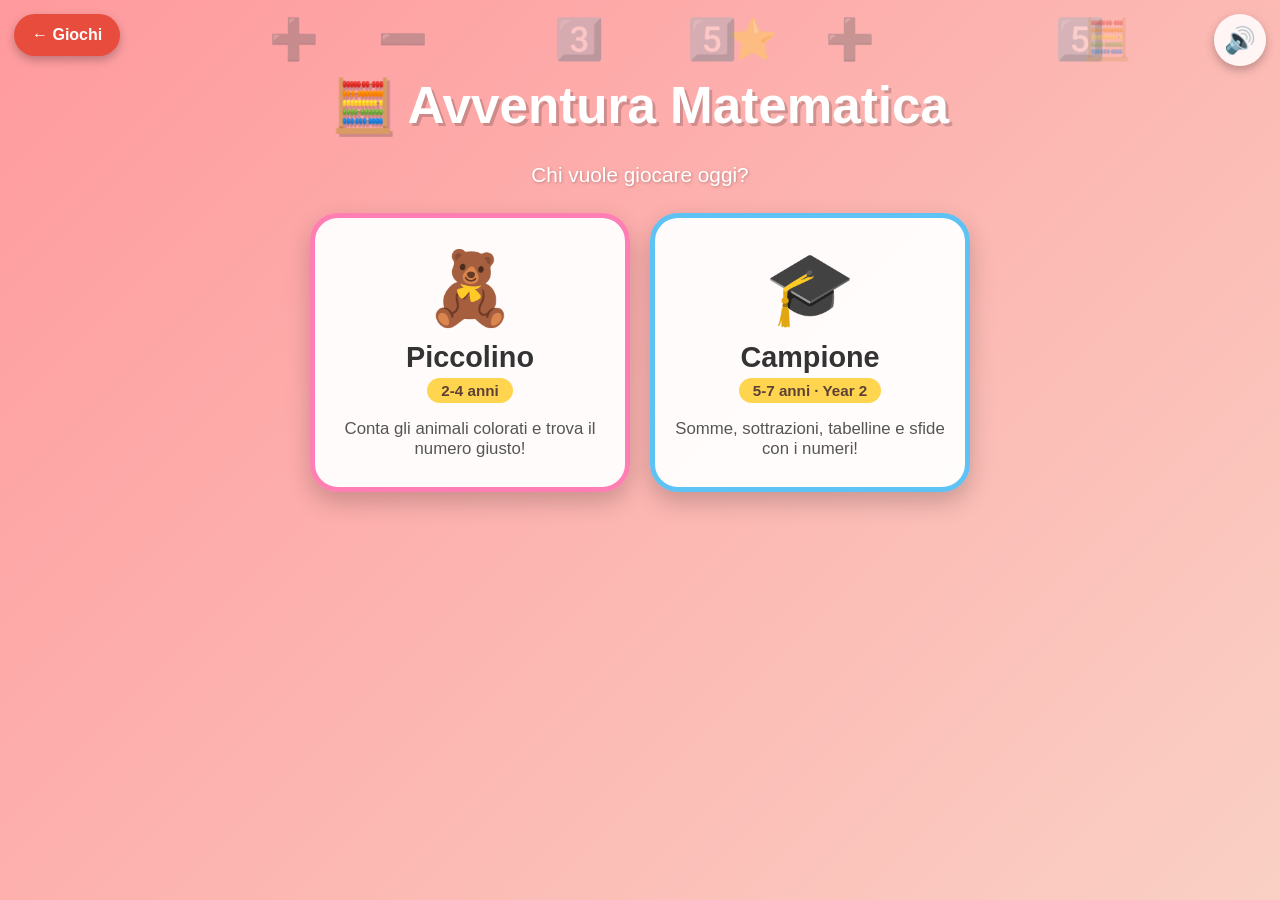
<file: src/frontend/games/educational/math-easy/index.html>
<!DOCTYPE html>
<html lang="it">
<head>
    <meta charset="UTF-8">
    <meta name="viewport" content="width=device-width, initial-scale=1.0, maximum-scale=1.0, user-scalable=no">
    <title>Avventura Matematica - KidsPlay</title>
    <style>
        * { box-sizing: border-box; -webkit-tap-highlight-color: transparent; }

        html, body {
            margin: 0;
            padding: 0;
            min-height: 100vh;
            font-family: 'Comic Sans MS', 'Trebuchet MS', cursive, sans-serif;
            overflow-x: hidden;
            user-select: none;
        }

        body {
            background: linear-gradient(135deg, #ff9a9e 0%, #fad0c4 25%, #a1c4fd 55%, #c2e9fb 80%, #d4fc79 100%);
            background-size: 400% 400%;
            animation: bgShift 18s ease infinite;
            display: flex;
            flex-direction: column;
            align-items: center;
            padding: 16px;
        }

        @keyframes bgShift {
            0% { background-position: 0% 50%; }
            50% { background-position: 100% 50%; }
            100% { background-position: 0% 50%; }
        }

        /* Floating decorative shapes */
        .floaty {
            position: fixed;
            font-size: 2.5rem;
            opacity: 0.35;
            pointer-events: none;
            animation: floatUp 14s linear infinite;
            z-index: 0;
        }
        @keyframes floatUp {
            0% { transform: translateY(110vh) rotate(0deg); }
            100% { transform: translateY(-20vh) rotate(360deg); }
        }

        .back-button {
            position: fixed;
            top: 14px;
            left: 14px;
            background: #e74c3c;
            color: white;
            border: none;
            padding: 12px 18px;
            border-radius: 30px;
            font-size: 1rem;
            font-weight: bold;
            cursor: pointer;
            text-decoration: none;
            display: flex;
            align-items: center;
            gap: 8px;
            z-index: 1000;
            box-shadow: 0 4px 10px rgba(0,0,0,0.25);
            font-family: inherit;
        }
        .back-button:active { transform: scale(0.94); }

        .sound-toggle {
            position: fixed;
            top: 14px;
            right: 14px;
            background: rgba(255,255,255,0.85);
            border: none;
            width: 52px;
            height: 52px;
            border-radius: 50%;
            font-size: 1.6rem;
            cursor: pointer;
            z-index: 1000;
            box-shadow: 0 4px 10px rgba(0,0,0,0.25);
        }
        .sound-toggle:active { transform: scale(0.9); }

        .screen {
            position: relative;
            z-index: 1;
            width: 100%;
            max-width: 720px;
            display: none;
            flex-direction: column;
            align-items: center;
            animation: popIn 0.5s ease;
        }
        .screen.active { display: flex; }

        @keyframes popIn {
            from { opacity: 0; transform: scale(0.9); }
            to { opacity: 1; transform: scale(1); }
        }

        /* ---------- HOME ---------- */
        .home-title {
            color: #fff;
            font-size: clamp(2rem, 8vw, 3.2rem);
            text-align: center;
            margin: 60px 0 6px;
            text-shadow: 3px 3px 0 rgba(0,0,0,0.18);
        }
        .home-sub {
            color: #fff;
            font-size: 1.3rem;
            margin-bottom: 26px;
            text-shadow: 1px 1px 3px rgba(0,0,0,0.25);
        }
        .mode-cards {
            display: flex;
            gap: 20px;
            flex-wrap: wrap;
            justify-content: center;
            width: 100%;
        }
        .mode-card {
            flex: 1 1 260px;
            max-width: 320px;
            background: rgba(255,255,255,0.95);
            border-radius: 28px;
            padding: 28px 20px;
            text-align: center;
            cursor: pointer;
            box-shadow: 0 10px 24px rgba(0,0,0,0.2);
            transition: transform 0.15s ease, box-shadow 0.15s ease;
            border: 5px solid transparent;
        }
        .mode-card:active { transform: scale(0.96); }
        .mode-card.toddler { border-color: #ff7eb3; }
        .mode-card.year2 { border-color: #5ec2f5; }
        .mode-card .emoji { font-size: 4.5rem; display: block; animation: bob 2.5s ease-in-out infinite; }
        @keyframes bob { 0%,100%{transform:translateY(0);} 50%{transform:translateY(-10px);} }
        .mode-card h2 { margin: 10px 0 4px; font-size: 1.8rem; color: #333; }
        .mode-card .age { display:inline-block; background:#ffd54f; color:#5d4037; font-weight:bold; padding:4px 14px; border-radius:20px; font-size:0.95rem; margin-bottom:10px;}
        .mode-card p { color: #555; font-size: 1.05rem; margin: 6px 0 0; }

        /* ---------- COMMON GAME ---------- */
        .top-hud {
            display: flex;
            gap: 10px;
            flex-wrap: wrap;
            justify-content: center;
            margin: 56px 0 14px;
        }
        .hud-chip {
            background: rgba(255,255,255,0.9);
            padding: 8px 16px;
            border-radius: 20px;
            font-weight: bold;
            color: #444;
            font-size: 1.05rem;
            box-shadow: 0 3px 6px rgba(0,0,0,0.15);
        }

        .prompt {
            background: rgba(255,255,255,0.95);
            color: #333;
            font-size: clamp(1.3rem, 5vw, 1.9rem);
            font-weight: bold;
            padding: 14px 22px;
            border-radius: 22px;
            text-align: center;
            margin-bottom: 16px;
            box-shadow: 0 6px 14px rgba(0,0,0,0.15);
        }

        /* ---------- TODDLER ---------- */
        .animal-stage {
            background: rgba(255,255,255,0.55);
            border-radius: 26px;
            padding: 18px;
            width: 100%;
            min-height: 180px;
            display: flex;
            flex-wrap: wrap;
            gap: 8px;
            justify-content: center;
            align-items: center;
            margin-bottom: 8px;
            box-shadow: inset 0 0 0 4px rgba(255,255,255,0.6);
        }
        .animal {
            font-size: clamp(3rem, 12vw, 4.6rem);
            cursor: pointer;
            transition: transform 0.15s ease;
            animation: appear 0.4s ease backwards;
        }
        .animal:active { transform: scale(1.25) rotate(-8deg); }
        .animal.counted { filter: drop-shadow(0 0 10px gold); transform: scale(1.15); }

        .count-readout {
            font-size: 2rem;
            color: #fff;
            font-weight: bold;
            min-height: 2.2rem;
            margin-bottom: 10px;
            text-shadow: 2px 2px 0 rgba(0,0,0,0.18);
        }

        .bubble-options {
            display: flex;
            gap: 16px;
            flex-wrap: wrap;
            justify-content: center;
            width: 100%;
        }
        .num-bubble {
            width: clamp(90px, 26vw, 130px);
            height: clamp(90px, 26vw, 130px);
            border-radius: 50%;
            border: none;
            cursor: pointer;
            display: flex;
            flex-direction: column;
            align-items: center;
            justify-content: center;
            color: #fff;
            font-family: inherit;
            box-shadow: 0 8px 0 rgba(0,0,0,0.18);
            transition: transform 0.1s ease;
        }
        .num-bubble:active { transform: translateY(6px); box-shadow: 0 2px 0 rgba(0,0,0,0.18); }
        .num-bubble .digit { font-size: clamp(2.4rem, 9vw, 3.6rem); font-weight: bold; line-height: 1; }
        .num-bubble .dots { font-size: 0.9rem; margin-top: 2px; letter-spacing: 1px; }
        .num-bubble.wrong { animation: wrong-shake 0.5s ease; }

        .sticker-book {
            display: flex;
            flex-wrap: wrap;
            gap: 4px;
            justify-content: center;
            margin-top: 16px;
            min-height: 2rem;
            font-size: 1.8rem;
            max-width: 100%;
        }
        .sticker-book span { animation: appear 0.5s ease; }

        /* ---------- YEAR 2 ---------- */
        .progress-bar {
            width: 100%;
            height: 18px;
            background: rgba(255,255,255,0.4);
            border-radius: 12px;
            overflow: hidden;
            margin-bottom: 16px;
        }
        .progress-fill {
            height: 100%;
            width: 0%;
            background: linear-gradient(90deg, #43e97b, #38f9d7);
            border-radius: 12px;
            transition: width 0.4s ease;
        }
        .question-card {
            background: linear-gradient(135deg, #f6d365, #fda085);
            color: #fff;
            font-size: clamp(2.2rem, 10vw, 3.4rem);
            font-weight: bold;
            padding: 26px;
            border-radius: 24px;
            text-align: center;
            width: 100%;
            box-shadow: 0 8px 18px rgba(0,0,0,0.2);
            text-shadow: 2px 2px 3px rgba(0,0,0,0.2);
        }
        .tenframe-wrap { display: flex; gap: 16px; justify-content: center; flex-wrap: wrap; margin: 16px 0 6px; }
        .tenframe {
            display: grid;
            grid-template-columns: repeat(5, 1fr);
            gap: 4px;
            background: rgba(255,255,255,0.7);
            padding: 8px;
            border-radius: 14px;
        }
        .tf-cell {
            width: clamp(22px, 6vw, 34px);
            height: clamp(22px, 6vw, 34px);
            border-radius: 50%;
            background: rgba(0,0,0,0.08);
            display: flex;
            align-items: center;
            justify-content: center;
            font-size: clamp(16px, 4.5vw, 24px);
        }
        .tf-cell.filled { animation: appear 0.3s ease backwards; }

        .answers-grid {
            display: grid;
            grid-template-columns: repeat(2, 1fr);
            gap: 14px;
            width: 100%;
            margin-top: 16px;
        }
        .answers-grid.trio { grid-template-columns: repeat(3, 1fr); }
        .answer-button {
            background: linear-gradient(45deg, #667eea, #764ba2);
            color: #fff;
            border: none;
            padding: 22px 10px;
            border-radius: 18px;
            font-size: clamp(1.8rem, 7vw, 2.6rem);
            font-weight: bold;
            cursor: pointer;
            font-family: inherit;
            box-shadow: 0 6px 0 rgba(0,0,0,0.2);
            transition: transform 0.1s ease;
        }
        .answer-button:active { transform: translateY(4px); box-shadow: 0 2px 0 rgba(0,0,0,0.2); }
        .answer-button.correct { background: linear-gradient(45deg, #43e97b, #38f9d7); color:#0b5; animation: correct-bounce 0.6s ease; }
        .answer-button.wrong { background: linear-gradient(45deg, #ff6b6b, #ff5252); animation: wrong-shake 0.5s ease; }
        .answer-button:disabled { cursor: default; opacity: 0.9; }

        .home-btn {
            margin-top: 22px;
            background: rgba(255,255,255,0.9);
            color: #444;
            border: none;
            padding: 12px 26px;
            border-radius: 24px;
            font-size: 1.05rem;
            font-weight: bold;
            cursor: pointer;
            font-family: inherit;
            box-shadow: 0 4px 8px rgba(0,0,0,0.15);
        }
        .home-btn:active { transform: scale(0.95); }

        /* ---------- FEEDBACK ---------- */
        .feedback {
            position: fixed;
            top: 50%;
            left: 50%;
            transform: translate(-50%, -50%) scale(0);
            font-size: clamp(3rem, 15vw, 6rem);
            z-index: 2000;
            pointer-events: none;
            text-shadow: 0 4px 12px rgba(0,0,0,0.3);
        }
        .feedback.show { animation: feedbackPop 1.1s ease; }
        @keyframes feedbackPop {
            0% { transform: translate(-50%,-50%) scale(0) rotate(-20deg); opacity: 0; }
            30% { transform: translate(-50%,-50%) scale(1.2) rotate(8deg); opacity: 1; }
            70% { transform: translate(-50%,-50%) scale(1) rotate(0deg); opacity: 1; }
            100% { transform: translate(-50%,-50%) scale(0.6); opacity: 0; }
        }

        .confetti-layer { position: fixed; inset: 0; pointer-events: none; z-index: 1500; overflow: hidden; }
        .confetti {
            position: absolute;
            width: 12px;
            height: 12px;
            border-radius: 3px;
            animation: confetti-fall 2.6s ease-out forwards;
        }

        @keyframes confetti-fall {
            0% { transform: translateY(-10vh) rotate(0deg); opacity: 1; }
            100% { transform: translateY(110vh) rotate(720deg); opacity: 0; }
        }
        @keyframes correct-bounce {
            0%,20%,53%,80%,100% { transform: translate3d(0,0,0); }
            40%,43% { transform: translate3d(0,-16px,0); }
            70% { transform: translate3d(0,-8px,0); }
        }
        @keyframes wrong-shake {
            0%,100% { transform: translateX(0); }
            25% { transform: translateX(-10px); }
            75% { transform: translateX(10px); }
        }
        @keyframes appear {
            from { opacity: 0; transform: scale(0); }
            to { opacity: 1; transform: scale(1); }
        }

        /* Level up banner */
        .level-banner {
            position: fixed;
            top: 50%;
            left: 50%;
            transform: translate(-50%,-50%) scale(0);
            background: rgba(255,255,255,0.97);
            padding: 30px 34px;
            border-radius: 28px;
            text-align: center;
            z-index: 2100;
            box-shadow: 0 14px 30px rgba(0,0,0,0.3);
            color: #333;
            max-width: 90vw;
        }
        .level-banner.show { animation: bannerPop 2.2s ease forwards; }
        .level-banner h2 { font-size: 2rem; margin: 6px 0; }
        .level-banner .big { font-size: 4rem; }
        @keyframes bannerPop {
            0% { transform: translate(-50%,-50%) scale(0); }
            15% { transform: translate(-50%,-50%) scale(1.1); }
            25% { transform: translate(-50%,-50%) scale(1); }
            85% { transform: translate(-50%,-50%) scale(1); opacity: 1; }
            100% { transform: translate(-50%,-50%) scale(0.8); opacity: 0; }
        }
    </style>
</head>
<body>
    <a href="../../../index.html" class="back-button">← Giochi</a>
    <button class="sound-toggle" id="soundToggle" aria-label="Audio">🔊</button>

    <!-- HOME / MODE SELECT -->
    <div class="screen active" id="homeScreen">
        <h1 class="home-title">🧮 Avventura Matematica</h1>
        <p class="home-sub">Chi vuole giocare oggi?</p>
        <div class="mode-cards">
            <div class="mode-card toddler" id="startToddler">
                <span class="emoji">🧸</span>
                <h2>Piccolino</h2>
                <span class="age">2-4 anni</span>
                <p>Conta gli animali colorati e trova il numero giusto!</p>
            </div>
            <div class="mode-card year2" id="startYear2">
                <span class="emoji">🎓</span>
                <h2>Campione</h2>
                <span class="age">5-7 anni · Year 2</span>
                <p>Somme, sottrazioni, tabelline e sfide con i numeri!</p>
            </div>
        </div>
    </div>

    <!-- TODDLER -->
    <div class="screen" id="toddlerScreen">
        <div class="top-hud">
            <div class="hud-chip">⭐ Premi: <span id="tStickers">0</span></div>
        </div>
        <div class="prompt" id="tPrompt">Quanti animali vedi? 🐾</div>
        <div class="animal-stage" id="animalStage"></div>
        <div class="count-readout" id="countReadout"></div>
        <div class="bubble-options" id="bubbleOptions"></div>
        <div class="sticker-book" id="stickerBook"></div>
        <button class="home-btn" data-home>🏠 Torna alla scelta</button>
    </div>

    <!-- YEAR 2 -->
    <div class="screen" id="year2Screen">
        <div class="top-hud">
            <div class="hud-chip">🏅 Livello <span id="yLevel">1</span></div>
            <div class="hud-chip">⭐ Stelle: <span id="yStars">0</span></div>
            <div class="hud-chip">🔥 Serie: <span id="yStreak">0</span></div>
        </div>
        <div class="progress-bar"><div class="progress-fill" id="yProgress"></div></div>
        <div class="prompt" id="yPrompt">Risolvi!</div>
        <div class="question-card" id="questionCard">2 + 3</div>
        <div class="tenframe-wrap" id="tenframeWrap"></div>
        <div class="answers-grid" id="yAnswers"></div>
        <button class="home-btn" data-home>🏠 Torna alla scelta</button>
    </div>

    <div class="feedback" id="feedback"></div>
    <div class="level-banner" id="levelBanner"></div>
    <div class="confetti-layer" id="confettiLayer"></div>

    <script>
    (function () {
        'use strict';

        const NUM_WORDS = ['zero','uno','due','tre','quattro','cinque','sei','sette','otto','nove','dieci',
            'undici','dodici','tredici','quattordici','quindici','sedici','diciassette','diciotto','diciannove','venti'];
        const ANIMALS = ['🐶','🐱','🐰','🐸','🐷','🐵','🐧','🦄','🐝','🐠','🦋','🐬','🐥','🐢','🦉','🐨'];
        const STICKERS = ['🌟','🎈','🍭','🌈','🦄','🍦','🎁','🏆','💎','🌸','🚀','🐳'];
        const PRAISE = ['Bravo!','Fantastico!','Evviva!','Che campione!','Perfetto!','Wow, bravissimo!','Grande!'];
        const NUDGE = ['Riprova!','Quasi!','Ci sei quasi!','Prova ancora!'];
        const FB_GOOD = ['🎉','⭐','👏','🥳','😍','🌟'];

        const state = {
            audioOn: true,
            mode: null,
            audioCtx: null,
            // toddler
            tMax: 3,
            tCorrect: 0,
            tAnswer: 0,
            stickers: [],
            // year2
            yLevel: 1,
            yStars: 0,
            yStreak: 0,
            yCorrectInLevel: 0,
            yPerLevel: 10,
            yAnswer: null,
            yLocked: false
        };

        // ---------- helpers ----------
        const $ = (id) => document.getElementById(id);
        const rnd = (min, max) => Math.floor(Math.random() * (max - min + 1)) + min;
        const pick = (arr) => arr[Math.floor(Math.random() * arr.length)];
        const shuffle = (arr) => arr.sort(() => Math.random() - 0.5);

        function speak(text) {
            if (!state.audioOn) return;
            try {
                if ('speechSynthesis' in window) {
                    window.speechSynthesis.cancel();
                    const u = new SpeechSynthesisUtterance(text);
                    u.lang = 'it-IT';
                    u.rate = 0.95;
                    u.pitch = 1.15;
                    window.speechSynthesis.speak(u);
                }
            } catch (e) { /* no-op */ }
        }

        function tone(freq, dur, delay) {
            if (!state.audioOn) return;
            try {
                if (!state.audioCtx) state.audioCtx = new (window.AudioContext || window.webkitAudioContext)();
                const ctx = state.audioCtx;
                const start = ctx.currentTime + (delay || 0);
                const osc = ctx.createOscillator();
                const gain = ctx.createGain();
                osc.connect(gain); gain.connect(ctx.destination);
                osc.frequency.value = freq;
                osc.type = 'sine';
                gain.gain.setValueAtTime(0.25, start);
                gain.gain.exponentialRampToValueAtTime(0.01, start + dur);
                osc.start(start);
                osc.stop(start + dur);
            } catch (e) { /* no-op */ }
        }

        function sfxCorrect() { tone(523,0.18,0); tone(659,0.18,0.12); tone(784,0.28,0.24); }
        function sfxWrong() { tone(220,0.2,0); tone(170,0.25,0.18); }
        function sfxWin() { [523,659,784,1047,1319].forEach((f,i)=>tone(f,0.3,i*0.13)); }
        function sfxPop() { tone(660,0.12,0); }

        function showFeedback(emoji) {
            const el = $('feedback');
            el.textContent = emoji;
            el.classList.remove('show');
            void el.offsetWidth;
            el.classList.add('show');
        }

        function confetti(count) {
            const layer = $('confettiLayer');
            const colors = ['#FFD700','#FF6B6B','#4ECDC4','#45B7D1','#96CEB4','#ff7eb3','#a18cd1'];
            for (let i = 0; i < count; i++) {
                const c = document.createElement('div');
                c.className = 'confetti';
                c.style.left = Math.random() * 100 + 'vw';
                c.style.background = pick(colors);
                c.style.animationDelay = (Math.random() * 0.4) + 's';
                c.style.animationDuration = (2 + Math.random() * 1.5) + 's';
                layer.appendChild(c);
                setTimeout(() => c.remove(), 4200);
            }
        }

        function switchScreen(id) {
            document.querySelectorAll('.screen').forEach(s => s.classList.remove('active'));
            $(id).classList.add('active');
        }

        // ---------- TODDLER MODE ----------
        function startToddler() {
            state.mode = 'toddler';
            state.tMax = 3;
            state.tCorrect = 0;
            state.stickers = [];
            $('tStickers').textContent = '0';
            $('stickerBook').innerHTML = '';
            switchScreen('toddlerScreen');
            nextToddler();
        }

        function nextToddler() {
            const stage = $('animalStage');
            const count = rnd(1, state.tMax);
            state.tAnswer = count;
            const animal = pick(ANIMALS);

            stage.innerHTML = '';
            $('countReadout').textContent = '';
            for (let i = 0; i < count; i++) {
                const a = document.createElement('span');
                a.className = 'animal';
                a.textContent = animal;
                a.style.animationDelay = (i * 0.08) + 's';
                a.dataset.counted = '0';
                a.addEventListener('click', () => tapAnimal(a));
                stage.appendChild(a);
            }

            // Options: correct + 2 distractors
            const opts = new Set([count]);
            while (opts.size < 3) {
                let d = rnd(1, Math.max(state.tMax, count + 1));
                opts.add(d);
            }
            const options = shuffle(Array.from(opts));

            const box = $('bubbleOptions');
            box.innerHTML = '';
            const palette = ['#ff7eb3','#5ec2f5','#ffb547','#7ed957','#c084fc'];
            options.forEach((n, i) => {
                const b = document.createElement('button');
                b.className = 'num-bubble';
                b.style.background = palette[i % palette.length];
                b.innerHTML = '<span class="digit">' + n + '</span><span class="dots">' + '●'.repeat(n) + '</span>';
                b.addEventListener('click', () => chooseToddler(n, b));
                box.appendChild(b);
            });

            speak('Quanti animali vedi?');
        }

        let tapCounter = 0;
        function tapAnimal(el) {
            if (el.dataset.counted === '1') return;
            el.dataset.counted = '1';
            el.classList.add('counted');
            tapCounter = document.querySelectorAll('#animalStage .animal.counted').length;
            $('countReadout').textContent = NUM_WORDS[tapCounter] ? NUM_WORDS[tapCounter].toUpperCase() : tapCounter;
            sfxPop();
            speak(NUM_WORDS[tapCounter] || String(tapCounter));
        }

        function chooseToddler(n, btn) {
            if (n === state.tAnswer) {
                sfxCorrect();
                showFeedback(pick(FB_GOOD));
                confetti(30);
                speak(pick(PRAISE));
                const sticker = pick(STICKERS);
                state.stickers.push(sticker);
                const s = document.createElement('span');
                s.textContent = sticker;
                $('stickerBook').appendChild(s);
                $('tStickers').textContent = state.stickers.length;
                state.tCorrect++;
                // Gentle progression
                if (state.tCorrect % 4 === 0 && state.tMax < 10) state.tMax++;
                setTimeout(nextToddler, 1300);
            } else {
                sfxWrong();
                btn.classList.add('wrong');
                speak(pick(NUDGE));
                setTimeout(() => btn.classList.remove('wrong'), 600);
            }
        }

        // ---------- YEAR 2 MODE ----------
        function startYear2() {
            state.mode = 'year2';
            state.yLevel = 1;
            state.yStars = 0;
            state.yStreak = 0;
            state.yCorrectInLevel = 0;
            updateYearHud();
            switchScreen('year2Screen');
            nextYear2();
        }

        function updateYearHud() {
            $('yLevel').textContent = state.yLevel;
            $('yStars').textContent = state.yStars;
            $('yStreak').textContent = state.yStreak;
            $('yProgress').style.width = (state.yCorrectInLevel / state.yPerLevel * 100) + '%';
        }

        // Choose which activity types are available at each level (UK Year 2 progression)
        function activityPool() {
            const lvl = state.yLevel;
            if (lvl <= 1) return ['add', 'sub'];              // within 10
            if (lvl === 2) return ['add', 'sub', 'compare'];  // within 20
            if (lvl === 3) return ['add', 'sub', 'bond'];     // bonds to 10/20
            if (lvl === 4) return ['times', 'add', 'compare']; // 2,5,10 tables
            return ['add', 'sub', 'times', 'bond', 'compare']; // mix everything
        }

        function makeQuestion() {
            const type = pick(activityPool());
            const lvl = state.yLevel;
            const cap = lvl <= 1 ? 10 : 20;
            let q = { type: type, visual: null };

            if (type === 'add') {
                const a = rnd(1, cap - 1);
                const b = rnd(1, cap - a);
                q.display = a + ' + ' + b;
                q.answer = a + b;
                q.visual = { a: a, b: b };
                q.prompt = 'Quanto fa la somma? ➕';
            } else if (type === 'sub') {
                const a = rnd(2, cap);
                const b = rnd(1, a - 1);
                q.display = a + ' − ' + b;
                q.answer = a - b;
                q.visual = { a: a, b: -b };
                q.prompt = 'Quanto rimane? ➖';
            } else if (type === 'bond') {
                const target = pick([10, 20]);
                const a = rnd(1, target - 1);
                q.display = a + ' + ? = ' + target;
                q.answer = target - a;
                q.visual = { a: a, b: (target - a), bondTarget: target };
                q.prompt = 'Trova il numero mancante! 🧩';
            } else if (type === 'times') {
                const table = pick([2, 5, 10]);
                const b = rnd(1, 10);
                q.display = table + ' × ' + b;
                q.answer = table * b;
                q.prompt = 'Usa le tabelline! ✖️';
            } else if (type === 'compare') {
                let a = rnd(1, cap), b = rnd(1, cap);
                q.display = a + '  ▢  ' + b;
                q.answer = a > b ? '>' : (a < b ? '<' : '=');
                q.compare = true;
                q.visual = { compareA: a, compareB: b };
                q.prompt = 'Quale segno è giusto? 🔎';
            }
            return q;
        }

        let currentQ = null;
        function nextYear2() {
            state.yLocked = false;
            currentQ = makeQuestion();
            $('yPrompt').textContent = currentQ.prompt;
            $('questionCard').textContent = currentQ.display;
            state.yAnswer = currentQ.answer;

            renderVisual(currentQ);
            renderYearAnswers(currentQ);
            speak(currentQ.prompt);
        }

        function renderVisual(q) {
            const wrap = $('tenframeWrap');
            wrap.innerHTML = '';
            if (!q.visual) return;

            if (q.compare) {
                wrap.appendChild(dotPile(q.visual.compareA, '#5ec2f5'));
                const vs = document.createElement('div');
                vs.style.cssText = 'font-size:2rem;align-self:center;color:#fff;font-weight:bold;';
                vs.textContent = 'e';
                wrap.appendChild(vs);
                wrap.appendChild(dotPile(q.visual.compareB, '#ff7eb3'));
                return;
            }

            if (typeof q.visual.a === 'number' && typeof q.visual.b === 'number') {
                // Addition / subtraction / bond ten-frame
                const total = Math.max(0, q.visual.a) + Math.max(0, q.visual.b);
                if (total <= 20) {
                    wrap.appendChild(tenFrame(q.visual.a, q.visual.b));
                }
            }
        }

        function dotPile(n, color) {
            const box = document.createElement('div');
            box.className = 'tenframe';
            box.style.gridTemplateColumns = 'repeat(' + Math.min(5, Math.max(1, n)) + ', 1fr)';
            for (let i = 0; i < n; i++) {
                const c = document.createElement('div');
                c.className = 'tf-cell filled';
                c.style.background = color;
                c.style.animationDelay = (i * 0.04) + 's';
                box.appendChild(c);
            }
            return box;
        }

        function tenFrame(a, b) {
            // a positive dots (blue), b can be negative (crossed out) or positive (pink)
            const box = document.createElement('div');
            box.className = 'tenframe';
            const positives = a;
            const extras = b;
            let idx = 0;
            const addCell = (content, cls, color) => {
                const c = document.createElement('div');
                c.className = 'tf-cell ' + (cls || '');
                if (color) c.style.background = color;
                if (content) c.textContent = content;
                c.style.animationDelay = (idx++ * 0.04) + 's';
                box.appendChild(c);
            };
            for (let i = 0; i < positives; i++) addCell('', 'filled', '#5ec2f5');
            if (extras >= 0) {
                for (let i = 0; i < extras; i++) addCell('', 'filled', '#ff7eb3');
            } else {
                for (let i = 0; i < Math.abs(extras); i++) addCell('✖', 'filled', '#ffb3b3');
            }
            return box;
        }

        function renderYearAnswers(q) {
            const grid = $('yAnswers');
            grid.innerHTML = '';
            grid.classList.toggle('trio', !!q.compare);

            let options;
            if (q.compare) {
                options = ['<', '=', '>'];
            } else {
                const set = new Set([q.answer]);
                while (set.size < 4) {
                    let delta = rnd(1, Math.max(3, Math.round(q.answer * 0.4) + 2));
                    let wrong = Math.random() < 0.5 ? q.answer - delta : q.answer + delta;
                    if (wrong < 0) wrong = Math.abs(wrong) + 1;
                    if (wrong !== q.answer) set.add(wrong);
                }
                options = shuffle(Array.from(set));
            }

            options.forEach(opt => {
                const b = document.createElement('button');
                b.className = 'answer-button';
                b.textContent = opt;
                b.addEventListener('click', () => checkYear2(opt, b));
                grid.appendChild(b);
            });
        }

        function checkYear2(selected, btn) {
            if (state.yLocked) return;
            state.yLocked = true;
            const buttons = document.querySelectorAll('#yAnswers .answer-button');
            buttons.forEach(x => x.disabled = true);

            const correct = String(selected) === String(state.yAnswer);
            if (correct) {
                btn.classList.add('correct');
                sfxCorrect();
                showFeedback(pick(FB_GOOD));
                confetti(24);
                state.yStars++;
                state.yStreak++;
                state.yCorrectInLevel++;
                if (state.yStreak > 0 && state.yStreak % 5 === 0) {
                    speak('Serie di ' + state.yStreak + '! ' + pick(PRAISE));
                } else {
                    speak(pick(PRAISE));
                }
                updateYearHud();

                if (state.yCorrectInLevel >= state.yPerLevel) {
                    setTimeout(levelUp, 900);
                } else {
                    setTimeout(nextYear2, 1100);
                }
            } else {
                btn.classList.add('wrong');
                sfxWrong();
                state.yStreak = 0;
                speak(pick(NUDGE));
                buttons.forEach(x => {
                    if (String(x.textContent) === String(state.yAnswer)) x.classList.add('correct');
                });
                updateYearHud();
                setTimeout(nextYear2, 1800);
            }
        }

        function levelUp() {
            state.yLevel++;
            state.yCorrectInLevel = 0;
            updateYearHud();
            sfxWin();
            confetti(80);
            const banner = $('levelBanner');
            banner.innerHTML = '<div class="big">🏅</div><h2>Livello ' + state.yLevel + '!</h2><p>Sei sempre più forte!</p>';
            banner.classList.remove('show');
            void banner.offsetWidth;
            banner.classList.add('show');
            speak('Bravissimo! Hai raggiunto il livello ' + state.yLevel + '!');
            setTimeout(nextYear2, 2200);
        }

        // ---------- keyboard support (Year 2) ----------
        document.addEventListener('keydown', (e) => {
            if (state.mode !== 'year2' || state.yLocked) return;
            const k = parseInt(e.key, 10);
            if (k >= 1 && k <= 4) {
                const buttons = document.querySelectorAll('#yAnswers .answer-button');
                if (buttons[k - 1] && !buttons[k - 1].disabled) buttons[k - 1].click();
            }
        });

        // ---------- wiring ----------
        function initAudioContextOnGesture() {
            if (!state.audioCtx) {
                try { state.audioCtx = new (window.AudioContext || window.webkitAudioContext)(); } catch (e) {}
            }
            if (state.audioCtx && state.audioCtx.state === 'suspended') state.audioCtx.resume();
        }
        document.addEventListener('pointerdown', initAudioContextOnGesture, { once: true });

        $('soundToggle').addEventListener('click', () => {
            state.audioOn = !state.audioOn;
            $('soundToggle').textContent = state.audioOn ? '🔊' : '🔇';
            if (!state.audioOn && 'speechSynthesis' in window) window.speechSynthesis.cancel();
        });

        $('startToddler').addEventListener('click', startToddler);
        $('startYear2').addEventListener('click', startYear2);

        document.querySelectorAll('[data-home]').forEach(btn => {
            btn.addEventListener('click', () => {
                state.mode = null;
                if ('speechSynthesis' in window) window.speechSynthesis.cancel();
                switchScreen('homeScreen');
            });
        });

        // Decorative floating shapes
        (function decorate() {
            const emojis = ['➕','➖','✖️','🔢','⭐','🎈','🧮','7️⃣','3️⃣','5️⃣'];
            for (let i = 0; i < 8; i++) {
                const f = document.createElement('div');
                f.className = 'floaty';
                f.textContent = pick(emojis);
                f.style.left = Math.random() * 100 + 'vw';
                f.style.animationDelay = (Math.random() * 14) + 's';
                f.style.animationDuration = (11 + Math.random() * 8) + 's';
                document.body.appendChild(f);
            }
        })();
    })();
    </script>
</body>
</html>
</file>
<file: src/frontend/shared/common/styles/base.css>
/* KidsPlay Base Styles v2.0 */

:root {
    --primary-color: #4CAF50;
    --secondary-color: #FF9800;
    --bg-color: #E8F5E8;
    --text-color: #2E7D32;
    --card-bg: #FFFFFF;
    --shadow: 0 4px 8px rgba(0,0,0,0.1);
}

* {
    box-sizing: border-box;
    margin: 0;
    padding: 0;
}

body {
    font-family: 'Comic Sans MS', cursive, sans-serif;
    background: var(--bg-color);
    color: var(--text-color);
    line-height: 1.6;
    min-height: 100vh;
}

.app-header {
    background: var(--primary-color);
    color: white;
    padding: 1rem 2rem;
    display: flex;
    justify-content: space-between;
    align-items: center;
    box-shadow: var(--shadow);
}

.app-header h1 {
    font-size: 2rem;
    font-weight: bold;
}

.user-section {
    display: flex;
    align-items: center;
    gap: 1rem;
}

.user-info {
    display: flex;
    align-items: center;
    gap: 0.5rem;
    background: rgba(255,255,255,0.1);
    padding: 0.5rem 1rem;
    border-radius: 20px;
    font-size: 0.9rem;
}

.user-section button {
    background: rgba(255,255,255,0.2);
    border: none;
    color: white;
    padding: 0.5rem 1rem;
    border-radius: 15px;
    cursor: pointer;
    font-size: 0.9rem;
    transition: background 0.3s ease;
}

.user-section button:hover {
    background: rgba(255,255,255,0.3);
}

.catalog-grid {
    display: grid;
    grid-template-columns: repeat(auto-fit, minmax(280px, 1fr));
    gap: 2rem;
    padding: 2rem;
    max-width: 1200px;
    margin: 0 auto;
}

.game-card {
    background: var(--card-bg);
    border-radius: 16px;
    padding: 2rem;
    text-align: center;
    box-shadow: var(--shadow);
    transition: transform 0.3s ease, box-shadow 0.3s ease;
    border: 3px solid transparent;
    cursor: pointer;
}

.game-card:hover,
.game-card:focus-within {
    transform: translateY(-8px);
    box-shadow: 0 8px 16px rgba(0,0,0,0.15);
    border-color: var(--primary-color);
}

.game-icon {
    font-size: 4rem;
    margin-bottom: 1rem;
    display: block;
}

.game-title {
    font-size: 1.5rem;
    color: var(--text-color);
    margin-bottom: 0.5rem;
}

.game-description {
    color: #666;
    margin-bottom: 1.5rem;
    font-size: 0.9rem;
}

.play-button {
    background: linear-gradient(45deg, var(--primary-color), var(--secondary-color));
    color: white;
    border: none;
    padding: 1rem 2rem;
    font-size: 1.2rem;
    font-weight: bold;
    border-radius: 50px;
    cursor: pointer;
    transition: all 0.3s ease;
    box-shadow: var(--shadow);
    font-family: inherit;
}

.play-button:hover {
    transform: scale(1.05);
    box-shadow: 0 6px 12px rgba(0,0,0,0.2);
}

.play-button:active {
    transform: scale(0.98);
}

/* Rimosso .gamepad-status - troppo invasivo */

#profile-indicator {
    background: rgba(255,255,255,0.2);
    padding: 0.5rem 1rem;
    border-radius: 20px;
    font-weight: bold;
}

/* Animation utilities */
@keyframes bounce {
    0%, 20%, 53%, 80%, 100% { transform: translate3d(0,0,0); }
    40%, 43% { transform: translate3d(0,-20px,0); }
    70% { transform: translate3d(0,-10px,0); }
    90% { transform: translate3d(0,-4px,0); }
}

.bounce-animation {
    animation: bounce 1s ease infinite;
}

/* Gamepad CSS rimosso - era troppo invasivo */

/* Gamepad navigation animations */
@keyframes pulse {
    0% { transform: scale(1); }
    50% { transform: scale(1.05); }
    100% { transform: scale(1); }
}

/* Enhanced play button styles for gamepad selection */
.play-button {
    transition: all 0.2s ease;
}
</file>
<file: src/frontend/shared/common/styles/mobile.css>
/* KidsPlay Mobile Styles */

@media (max-width: 768px) {
    .app-header {
        padding: 0.5rem 1rem;
        flex-direction: column;
        gap: 0.5rem;
    }
    
    .app-header h1 {
        font-size: 1.5rem;
    }
    
    .catalog-grid {
        grid-template-columns: 1fr;
        gap: 1rem;
        padding: 1rem;
    }
    
    .game-card {
        padding: 1.5rem;
    }
    
    .game-icon {
        font-size: 3rem;
    }
    
    .game-title {
        font-size: 1.3rem;
    }
    
    .play-button {
        padding: 0.8rem 1.5rem;
        font-size: 1rem;
    }
    
    .gamepad-status {
        top: 10px;
        right: 10px;
        font-size: 0.7rem;
        padding: 0.3rem 0.8rem;
    }
}

@media (max-width: 480px) {
    .catalog-grid {
        padding: 0.5rem;
    }
    
    .game-card {
        padding: 1rem;
    }
    
    .game-icon {
        font-size: 2.5rem;
    }
}

/* Touch-friendly enhancements */
@media (pointer: coarse) {
    .play-button {
        min-height: 48px;
        min-width: 120px;
    }
    
    .game-card {
        min-height: 200px;
    }
}
</file>
